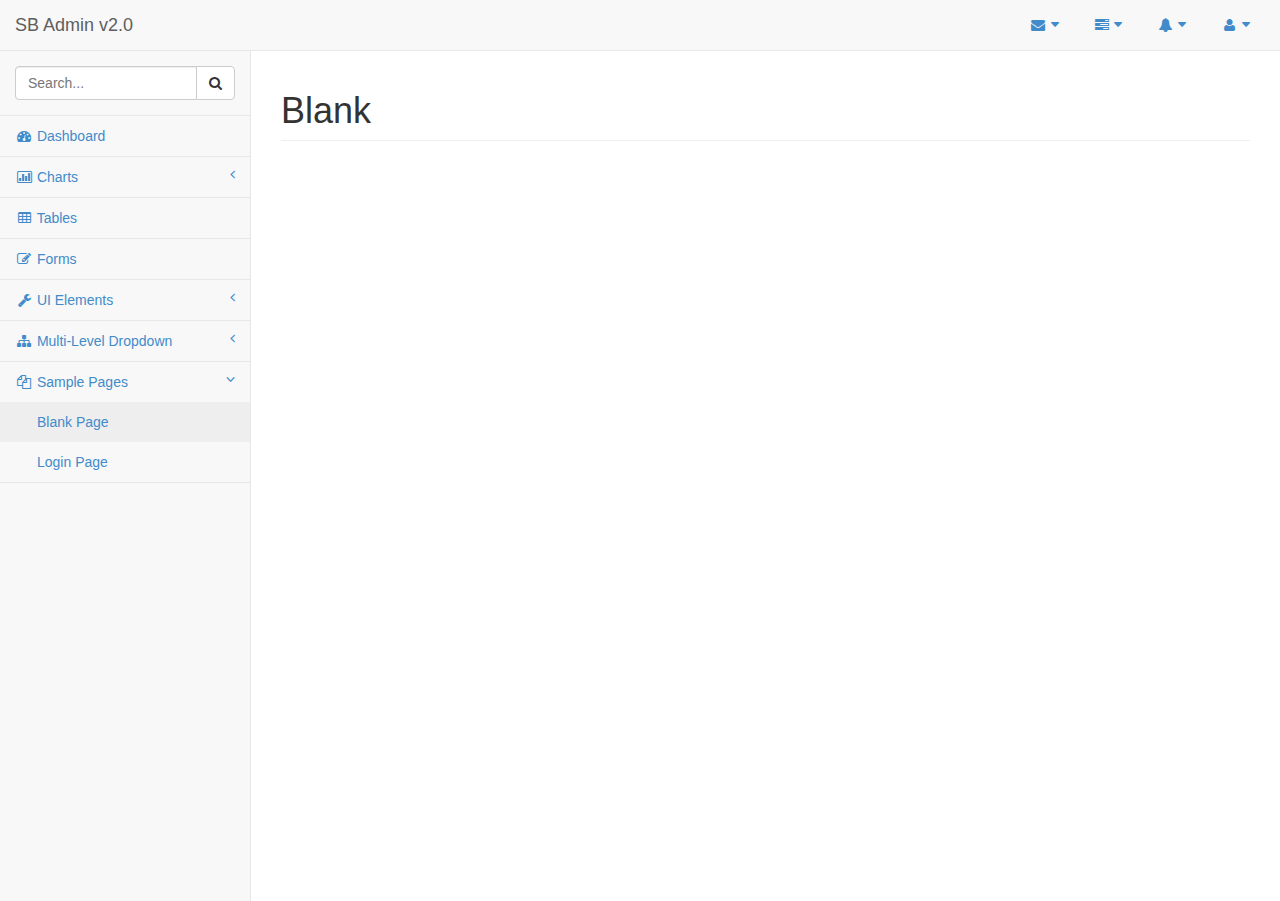
<file: NetcoolAutomationAdmin/web/blank.html>
<!DOCTYPE html>
<html lang="en">

<head>

    <meta charset="utf-8">
    <meta http-equiv="X-UA-Compatible" content="IE=edge">
    <meta name="viewport" content="width=device-width, initial-scale=1">
    <meta name="description" content="">
    <meta name="author" content="">

    <title>SB Admin 2 - Bootstrap Admin Theme</title>

    <!-- Bootstrap Core CSS -->
    <link href="css/bootstrap.min.css" rel="stylesheet">

    <!-- MetisMenu CSS -->
    <link href="css/plugins/metisMenu/metisMenu.min.css" rel="stylesheet">

    <!-- Custom CSS -->
    <link href="css/sb-admin-2.css" rel="stylesheet">

    <!-- Custom Fonts -->
    <link href="font-awesome-4.1.0/css/font-awesome.min.css" rel="stylesheet" type="text/css">

    <!-- HTML5 Shim and Respond.js IE8 support of HTML5 elements and media queries -->
    <!-- WARNING: Respond.js doesn't work if you view the page via file:// -->
    <!--[if lt IE 9]>
        <script src="https://oss.maxcdn.com/libs/html5shiv/3.7.0/html5shiv.js"></script>
        <script src="https://oss.maxcdn.com/libs/respond.js/1.4.2/respond.min.js"></script>
    <![endif]-->

</head>

<body>

    <div id="wrapper">

        <!-- Navigation -->
        <nav class="navbar navbar-default navbar-static-top" role="navigation" style="margin-bottom: 0">
            <div class="navbar-header">
                <button type="button" class="navbar-toggle" data-toggle="collapse" data-target=".navbar-collapse">
                    <span class="sr-only">Toggle navigation</span>
                    <span class="icon-bar"></span>
                    <span class="icon-bar"></span>
                    <span class="icon-bar"></span>
                </button>
                <a class="navbar-brand" href="index.html">SB Admin v2.0</a>
            </div>
            <!-- /.navbar-header -->

            <ul class="nav navbar-top-links navbar-right">
                <li class="dropdown">
                    <a class="dropdown-toggle" data-toggle="dropdown" href="#">
                        <i class="fa fa-envelope fa-fw"></i>  <i class="fa fa-caret-down"></i>
                    </a>
                    <ul class="dropdown-menu dropdown-messages">
                        <li>
                            <a href="#">
                                <div>
                                    <strong>John Smith</strong>
                                    <span class="pull-right text-muted">
                                        <em>Yesterday</em>
                                    </span>
                                </div>
                                <div>Lorem ipsum dolor sit amet, consectetur adipiscing elit. Pellentesque eleifend...</div>
                            </a>
                        </li>
                        <li class="divider"></li>
                        <li>
                            <a href="#">
                                <div>
                                    <strong>John Smith</strong>
                                    <span class="pull-right text-muted">
                                        <em>Yesterday</em>
                                    </span>
                                </div>
                                <div>Lorem ipsum dolor sit amet, consectetur adipiscing elit. Pellentesque eleifend...</div>
                            </a>
                        </li>
                        <li class="divider"></li>
                        <li>
                            <a href="#">
                                <div>
                                    <strong>John Smith</strong>
                                    <span class="pull-right text-muted">
                                        <em>Yesterday</em>
                                    </span>
                                </div>
                                <div>Lorem ipsum dolor sit amet, consectetur adipiscing elit. Pellentesque eleifend...</div>
                            </a>
                        </li>
                        <li class="divider"></li>
                        <li>
                            <a class="text-center" href="#">
                                <strong>Read All Messages</strong>
                                <i class="fa fa-angle-right"></i>
                            </a>
                        </li>
                    </ul>
                    <!-- /.dropdown-messages -->
                </li>
                <!-- /.dropdown -->
                <li class="dropdown">
                    <a class="dropdown-toggle" data-toggle="dropdown" href="#">
                        <i class="fa fa-tasks fa-fw"></i>  <i class="fa fa-caret-down"></i>
                    </a>
                    <ul class="dropdown-menu dropdown-tasks">
                        <li>
                            <a href="#">
                                <div>
                                    <p>
                                        <strong>Task 1</strong>
                                        <span class="pull-right text-muted">40% Complete</span>
                                    </p>
                                    <div class="progress progress-striped active">
                                        <div class="progress-bar progress-bar-success" role="progressbar" aria-valuenow="40" aria-valuemin="0" aria-valuemax="100" style="width: 40%">
                                            <span class="sr-only">40% Complete (success)</span>
                                        </div>
                                    </div>
                                </div>
                            </a>
                        </li>
                        <li class="divider"></li>
                        <li>
                            <a href="#">
                                <div>
                                    <p>
                                        <strong>Task 2</strong>
                                        <span class="pull-right text-muted">20% Complete</span>
                                    </p>
                                    <div class="progress progress-striped active">
                                        <div class="progress-bar progress-bar-info" role="progressbar" aria-valuenow="20" aria-valuemin="0" aria-valuemax="100" style="width: 20%">
                                            <span class="sr-only">20% Complete</span>
                                        </div>
                                    </div>
                                </div>
                            </a>
                        </li>
                        <li class="divider"></li>
                        <li>
                            <a href="#">
                                <div>
                                    <p>
                                        <strong>Task 3</strong>
                                        <span class="pull-right text-muted">60% Complete</span>
                                    </p>
                                    <div class="progress progress-striped active">
                                        <div class="progress-bar progress-bar-warning" role="progressbar" aria-valuenow="60" aria-valuemin="0" aria-valuemax="100" style="width: 60%">
                                            <span class="sr-only">60% Complete (warning)</span>
                                        </div>
                                    </div>
                                </div>
                            </a>
                        </li>
                        <li class="divider"></li>
                        <li>
                            <a href="#">
                                <div>
                                    <p>
                                        <strong>Task 4</strong>
                                        <span class="pull-right text-muted">80% Complete</span>
                                    </p>
                                    <div class="progress progress-striped active">
                                        <div class="progress-bar progress-bar-danger" role="progressbar" aria-valuenow="80" aria-valuemin="0" aria-valuemax="100" style="width: 80%">
                                            <span class="sr-only">80% Complete (danger)</span>
                                        </div>
                                    </div>
                                </div>
                            </a>
                        </li>
                        <li class="divider"></li>
                        <li>
                            <a class="text-center" href="#">
                                <strong>See All Tasks</strong>
                                <i class="fa fa-angle-right"></i>
                            </a>
                        </li>
                    </ul>
                    <!-- /.dropdown-tasks -->
                </li>
                <!-- /.dropdown -->
                <li class="dropdown">
                    <a class="dropdown-toggle" data-toggle="dropdown" href="#">
                        <i class="fa fa-bell fa-fw"></i>  <i class="fa fa-caret-down"></i>
                    </a>
                    <ul class="dropdown-menu dropdown-alerts">
                        <li>
                            <a href="#">
                                <div>
                                    <i class="fa fa-comment fa-fw"></i> New Comment
                                    <span class="pull-right text-muted small">4 minutes ago</span>
                                </div>
                            </a>
                        </li>
                        <li class="divider"></li>
                        <li>
                            <a href="#">
                                <div>
                                    <i class="fa fa-twitter fa-fw"></i> 3 New Followers
                                    <span class="pull-right text-muted small">12 minutes ago</span>
                                </div>
                            </a>
                        </li>
                        <li class="divider"></li>
                        <li>
                            <a href="#">
                                <div>
                                    <i class="fa fa-envelope fa-fw"></i> Message Sent
                                    <span class="pull-right text-muted small">4 minutes ago</span>
                                </div>
                            </a>
                        </li>
                        <li class="divider"></li>
                        <li>
                            <a href="#">
                                <div>
                                    <i class="fa fa-tasks fa-fw"></i> New Task
                                    <span class="pull-right text-muted small">4 minutes ago</span>
                                </div>
                            </a>
                        </li>
                        <li class="divider"></li>
                        <li>
                            <a href="#">
                                <div>
                                    <i class="fa fa-upload fa-fw"></i> Server Rebooted
                                    <span class="pull-right text-muted small">4 minutes ago</span>
                                </div>
                            </a>
                        </li>
                        <li class="divider"></li>
                        <li>
                            <a class="text-center" href="#">
                                <strong>See All Alerts</strong>
                                <i class="fa fa-angle-right"></i>
                            </a>
                        </li>
                    </ul>
                    <!-- /.dropdown-alerts -->
                </li>
                <!-- /.dropdown -->
                <li class="dropdown">
                    <a class="dropdown-toggle" data-toggle="dropdown" href="#">
                        <i class="fa fa-user fa-fw"></i>  <i class="fa fa-caret-down"></i>
                    </a>
                    <ul class="dropdown-menu dropdown-user">
                        <li><a href="#"><i class="fa fa-user fa-fw"></i> User Profile</a>
                        </li>
                        <li><a href="#"><i class="fa fa-gear fa-fw"></i> Settings</a>
                        </li>
                        <li class="divider"></li>
                        <li><a href="login.html"><i class="fa fa-sign-out fa-fw"></i> Logout</a>
                        </li>
                    </ul>
                    <!-- /.dropdown-user -->
                </li>
                <!-- /.dropdown -->
            </ul>
            <!-- /.navbar-top-links -->

            <div class="navbar-default sidebar" role="navigation">
                <div class="sidebar-nav navbar-collapse">
                    <ul class="nav" id="side-menu">
                        <li class="sidebar-search">
                            <div class="input-group custom-search-form">
                                <input type="text" class="form-control" placeholder="Search...">
                                <span class="input-group-btn">
                                <button class="btn btn-default" type="button">
                                    <i class="fa fa-search"></i>
                                </button>
                            </span>
                            </div>
                            <!-- /input-group -->
                        </li>
                        <li>
                            <a href="index.html"><i class="fa fa-dashboard fa-fw"></i> Dashboard</a>
                        </li>
                        <li>
                            <a href="#"><i class="fa fa-bar-chart-o fa-fw"></i> Charts<span class="fa arrow"></span></a>
                            <ul class="nav nav-second-level">
                                <li>
                                    <a href="flot.html">Flot Charts</a>
                                </li>
                                <li>
                                    <a href="morris.html">Morris.js Charts</a>
                                </li>
                            </ul>
                            <!-- /.nav-second-level -->
                        </li>
                        <li>
                            <a href="tables.html"><i class="fa fa-table fa-fw"></i> Tables</a>
                        </li>
                        <li>
                            <a href="forms.html"><i class="fa fa-edit fa-fw"></i> Forms</a>
                        </li>
                        <li>
                            <a href="#"><i class="fa fa-wrench fa-fw"></i> UI Elements<span class="fa arrow"></span></a>
                            <ul class="nav nav-second-level">
                                <li>
                                    <a href="panels-wells.html">Panels and Wells</a>
                                </li>
                                <li>
                                    <a href="buttons.html">Buttons</a>
                                </li>
                                <li>
                                    <a href="notifications.html">Notifications</a>
                                </li>
                                <li>
                                    <a href="typography.html">Typography</a>
                                </li>
                                <li>
                                    <a href="grid.html">Grid</a>
                                </li>
                            </ul>
                            <!-- /.nav-second-level -->
                        </li>
                        <li>
                            <a href="#"><i class="fa fa-sitemap fa-fw"></i> Multi-Level Dropdown<span class="fa arrow"></span></a>
                            <ul class="nav nav-second-level">
                                <li>
                                    <a href="#">Second Level Item</a>
                                </li>
                                <li>
                                    <a href="#">Second Level Item</a>
                                </li>
                                <li>
                                    <a href="#">Third Level <span class="fa arrow"></span></a>
                                    <ul class="nav nav-third-level">
                                        <li>
                                            <a href="#">Third Level Item</a>
                                        </li>
                                        <li>
                                            <a href="#">Third Level Item</a>
                                        </li>
                                        <li>
                                            <a href="#">Third Level Item</a>
                                        </li>
                                        <li>
                                            <a href="#">Third Level Item</a>
                                        </li>
                                    </ul>
                                    <!-- /.nav-third-level -->
                                </li>
                            </ul>
                            <!-- /.nav-second-level -->
                        </li>
                        <li class="active">
                            <a href="#"><i class="fa fa-files-o fa-fw"></i> Sample Pages<span class="fa arrow"></span></a>
                            <ul class="nav nav-second-level">
                                <li>
                                    <a class="active" href="blank.html">Blank Page</a>
                                </li>
                                <li>
                                    <a href="login.html">Login Page</a>
                                </li>
                            </ul>
                            <!-- /.nav-second-level -->
                        </li>
                    </ul>
                </div>
                <!-- /.sidebar-collapse -->
            </div>
            <!-- /.navbar-static-side -->
        </nav>

        <!-- Page Content -->
        <div id="page-wrapper">
            <div class="row">
                <div class="col-lg-12">
                    <h1 class="page-header">Blank</h1>
                </div>
                <!-- /.col-lg-12 -->
            </div>
            <!-- /.row -->
        </div>
        <!-- /#page-wrapper -->

    </div>
    <!-- /#wrapper -->

    <!-- jQuery Version 1.11.0 -->
    <script src="js/jquery-1.11.0.js"></script>

    <!-- Bootstrap Core JavaScript -->
    <script src="js/bootstrap.min.js"></script>

    <!-- Metis Menu Plugin JavaScript -->
    <script src="js/plugins/metisMenu/metisMenu.min.js"></script>

    <!-- Custom Theme JavaScript -->
    <script src="js/sb-admin-2.js"></script>

</body>

</html>
</file>
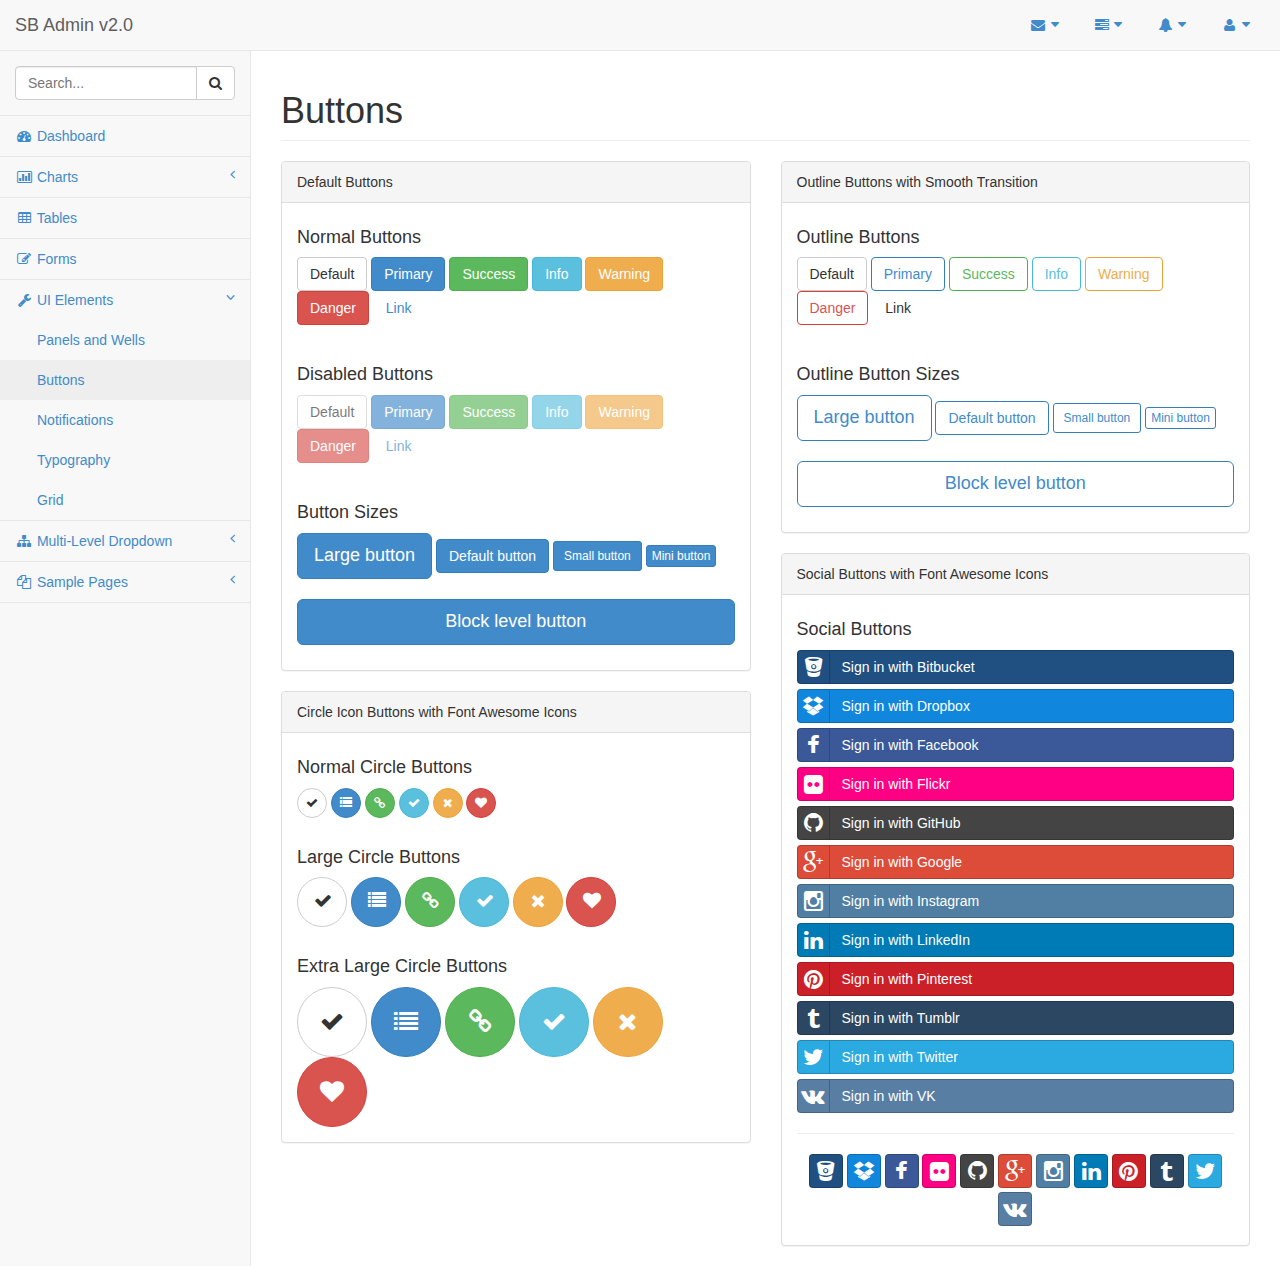
<file: NetcoolAutomationAdmin/web/buttons.html>
<!DOCTYPE html>
<html lang="en">

<head>

    <meta charset="utf-8">
    <meta http-equiv="X-UA-Compatible" content="IE=edge">
    <meta name="viewport" content="width=device-width, initial-scale=1">
    <meta name="description" content="">
    <meta name="author" content="">

    <title>SB Admin 2 - Bootstrap Admin Theme</title>

    <!-- Bootstrap Core CSS -->
    <link href="css/bootstrap.min.css" rel="stylesheet">

    <!-- MetisMenu CSS -->
    <link href="css/plugins/metisMenu/metisMenu.min.css" rel="stylesheet">

    <!-- Social Buttons CSS -->
    <link href="css/plugins/social-buttons.css" rel="stylesheet">

    <!-- Custom CSS -->
    <link href="css/sb-admin-2.css" rel="stylesheet">

    <!-- Custom Fonts -->
    <link href="font-awesome-4.1.0/css/font-awesome.min.css" rel="stylesheet" type="text/css">

    <!-- HTML5 Shim and Respond.js IE8 support of HTML5 elements and media queries -->
    <!-- WARNING: Respond.js doesn't work if you view the page via file:// -->
    <!--[if lt IE 9]>
        <script src="https://oss.maxcdn.com/libs/html5shiv/3.7.0/html5shiv.js"></script>
        <script src="https://oss.maxcdn.com/libs/respond.js/1.4.2/respond.min.js"></script>
    <![endif]-->

</head>

<body>

    <div id="wrapper">

        <!-- Navigation -->
        <nav class="navbar navbar-default navbar-static-top" role="navigation" style="margin-bottom: 0">
            <div class="navbar-header">
                <button type="button" class="navbar-toggle" data-toggle="collapse" data-target=".navbar-collapse">
                    <span class="sr-only">Toggle navigation</span>
                    <span class="icon-bar"></span>
                    <span class="icon-bar"></span>
                    <span class="icon-bar"></span>
                </button>
                <a class="navbar-brand" href="index.html">SB Admin v2.0</a>
            </div>
            <!-- /.navbar-header -->

            <ul class="nav navbar-top-links navbar-right">
                <li class="dropdown">
                    <a class="dropdown-toggle" data-toggle="dropdown" href="#">
                        <i class="fa fa-envelope fa-fw"></i>  <i class="fa fa-caret-down"></i>
                    </a>
                    <ul class="dropdown-menu dropdown-messages">
                        <li>
                            <a href="#">
                                <div>
                                    <strong>John Smith</strong>
                                    <span class="pull-right text-muted">
                                        <em>Yesterday</em>
                                    </span>
                                </div>
                                <div>Lorem ipsum dolor sit amet, consectetur adipiscing elit. Pellentesque eleifend...</div>
                            </a>
                        </li>
                        <li class="divider"></li>
                        <li>
                            <a href="#">
                                <div>
                                    <strong>John Smith</strong>
                                    <span class="pull-right text-muted">
                                        <em>Yesterday</em>
                                    </span>
                                </div>
                                <div>Lorem ipsum dolor sit amet, consectetur adipiscing elit. Pellentesque eleifend...</div>
                            </a>
                        </li>
                        <li class="divider"></li>
                        <li>
                            <a href="#">
                                <div>
                                    <strong>John Smith</strong>
                                    <span class="pull-right text-muted">
                                        <em>Yesterday</em>
                                    </span>
                                </div>
                                <div>Lorem ipsum dolor sit amet, consectetur adipiscing elit. Pellentesque eleifend...</div>
                            </a>
                        </li>
                        <li class="divider"></li>
                        <li>
                            <a class="text-center" href="#">
                                <strong>Read All Messages</strong>
                                <i class="fa fa-angle-right"></i>
                            </a>
                        </li>
                    </ul>
                    <!-- /.dropdown-messages -->
                </li>
                <!-- /.dropdown -->
                <li class="dropdown">
                    <a class="dropdown-toggle" data-toggle="dropdown" href="#">
                        <i class="fa fa-tasks fa-fw"></i>  <i class="fa fa-caret-down"></i>
                    </a>
                    <ul class="dropdown-menu dropdown-tasks">
                        <li>
                            <a href="#">
                                <div>
                                    <p>
                                        <strong>Task 1</strong>
                                        <span class="pull-right text-muted">40% Complete</span>
                                    </p>
                                    <div class="progress progress-striped active">
                                        <div class="progress-bar progress-bar-success" role="progressbar" aria-valuenow="40" aria-valuemin="0" aria-valuemax="100" style="width: 40%">
                                            <span class="sr-only">40% Complete (success)</span>
                                        </div>
                                    </div>
                                </div>
                            </a>
                        </li>
                        <li class="divider"></li>
                        <li>
                            <a href="#">
                                <div>
                                    <p>
                                        <strong>Task 2</strong>
                                        <span class="pull-right text-muted">20% Complete</span>
                                    </p>
                                    <div class="progress progress-striped active">
                                        <div class="progress-bar progress-bar-info" role="progressbar" aria-valuenow="20" aria-valuemin="0" aria-valuemax="100" style="width: 20%">
                                            <span class="sr-only">20% Complete</span>
                                        </div>
                                    </div>
                                </div>
                            </a>
                        </li>
                        <li class="divider"></li>
                        <li>
                            <a href="#">
                                <div>
                                    <p>
                                        <strong>Task 3</strong>
                                        <span class="pull-right text-muted">60% Complete</span>
                                    </p>
                                    <div class="progress progress-striped active">
                                        <div class="progress-bar progress-bar-warning" role="progressbar" aria-valuenow="60" aria-valuemin="0" aria-valuemax="100" style="width: 60%">
                                            <span class="sr-only">60% Complete (warning)</span>
                                        </div>
                                    </div>
                                </div>
                            </a>
                        </li>
                        <li class="divider"></li>
                        <li>
                            <a href="#">
                                <div>
                                    <p>
                                        <strong>Task 4</strong>
                                        <span class="pull-right text-muted">80% Complete</span>
                                    </p>
                                    <div class="progress progress-striped active">
                                        <div class="progress-bar progress-bar-danger" role="progressbar" aria-valuenow="80" aria-valuemin="0" aria-valuemax="100" style="width: 80%">
                                            <span class="sr-only">80% Complete (danger)</span>
                                        </div>
                                    </div>
                                </div>
                            </a>
                        </li>
                        <li class="divider"></li>
                        <li>
                            <a class="text-center" href="#">
                                <strong>See All Tasks</strong>
                                <i class="fa fa-angle-right"></i>
                            </a>
                        </li>
                    </ul>
                    <!-- /.dropdown-tasks -->
                </li>
                <!-- /.dropdown -->
                <li class="dropdown">
                    <a class="dropdown-toggle" data-toggle="dropdown" href="#">
                        <i class="fa fa-bell fa-fw"></i>  <i class="fa fa-caret-down"></i>
                    </a>
                    <ul class="dropdown-menu dropdown-alerts">
                        <li>
                            <a href="#">
                                <div>
                                    <i class="fa fa-comment fa-fw"></i> New Comment
                                    <span class="pull-right text-muted small">4 minutes ago</span>
                                </div>
                            </a>
                        </li>
                        <li class="divider"></li>
                        <li>
                            <a href="#">
                                <div>
                                    <i class="fa fa-twitter fa-fw"></i> 3 New Followers
                                    <span class="pull-right text-muted small">12 minutes ago</span>
                                </div>
                            </a>
                        </li>
                        <li class="divider"></li>
                        <li>
                            <a href="#">
                                <div>
                                    <i class="fa fa-envelope fa-fw"></i> Message Sent
                                    <span class="pull-right text-muted small">4 minutes ago</span>
                                </div>
                            </a>
                        </li>
                        <li class="divider"></li>
                        <li>
                            <a href="#">
                                <div>
                                    <i class="fa fa-tasks fa-fw"></i> New Task
                                    <span class="pull-right text-muted small">4 minutes ago</span>
                                </div>
                            </a>
                        </li>
                        <li class="divider"></li>
                        <li>
                            <a href="#">
                                <div>
                                    <i class="fa fa-upload fa-fw"></i> Server Rebooted
                                    <span class="pull-right text-muted small">4 minutes ago</span>
                                </div>
                            </a>
                        </li>
                        <li class="divider"></li>
                        <li>
                            <a class="text-center" href="#">
                                <strong>See All Alerts</strong>
                                <i class="fa fa-angle-right"></i>
                            </a>
                        </li>
                    </ul>
                    <!-- /.dropdown-alerts -->
                </li>
                <!-- /.dropdown -->
                <li class="dropdown">
                    <a class="dropdown-toggle" data-toggle="dropdown" href="#">
                        <i class="fa fa-user fa-fw"></i>  <i class="fa fa-caret-down"></i>
                    </a>
                    <ul class="dropdown-menu dropdown-user">
                        <li><a href="#"><i class="fa fa-user fa-fw"></i> User Profile</a>
                        </li>
                        <li><a href="#"><i class="fa fa-gear fa-fw"></i> Settings</a>
                        </li>
                        <li class="divider"></li>
                        <li><a href="login.html"><i class="fa fa-sign-out fa-fw"></i> Logout</a>
                        </li>
                    </ul>
                    <!-- /.dropdown-user -->
                </li>
                <!-- /.dropdown -->
            </ul>
            <!-- /.navbar-top-links -->

            <div class="navbar-default sidebar" role="navigation">
                <div class="sidebar-nav navbar-collapse">
                    <ul class="nav" id="side-menu">
                        <li class="sidebar-search">
                            <div class="input-group custom-search-form">
                                <input type="text" class="form-control" placeholder="Search...">
                                <span class="input-group-btn">
                                <button class="btn btn-default" type="button">
                                    <i class="fa fa-search"></i>
                                </button>
                            </span>
                            </div>
                            <!-- /input-group -->
                        </li>
                        <li>
                            <a href="index.html"><i class="fa fa-dashboard fa-fw"></i> Dashboard</a>
                        </li>
                        <li>
                            <a href="#"><i class="fa fa-bar-chart-o fa-fw"></i> Charts<span class="fa arrow"></span></a>
                            <ul class="nav nav-second-level">
                                <li>
                                    <a href="flot.html">Flot Charts</a>
                                </li>
                                <li>
                                    <a href="morris.html">Morris.js Charts</a>
                                </li>
                            </ul>
                            <!-- /.nav-second-level -->
                        </li>
                        <li>
                            <a href="tables.html"><i class="fa fa-table fa-fw"></i> Tables</a>
                        </li>
                        <li>
                            <a href="forms.html"><i class="fa fa-edit fa-fw"></i> Forms</a>
                        </li>
                        <li class="active">
                            <a href="#"><i class="fa fa-wrench fa-fw"></i> UI Elements<span class="fa arrow"></span></a>
                            <ul class="nav nav-second-level">
                                <li>
                                    <a href="panels-wells.html">Panels and Wells</a>
                                </li>
                                <li>
                                    <a class="active" href="buttons.html">Buttons</a>
                                </li>
                                <li>
                                    <a href="notifications.html">Notifications</a>
                                </li>
                                <li>
                                    <a href="typography.html">Typography</a>
                                </li>
                                <li>
                                    <a href="grid.html">Grid</a>
                                </li>
                            </ul>
                            <!-- /.nav-second-level -->
                        </li>
                        <li>
                            <a href="#"><i class="fa fa-sitemap fa-fw"></i> Multi-Level Dropdown<span class="fa arrow"></span></a>
                            <ul class="nav nav-second-level">
                                <li>
                                    <a href="#">Second Level Item</a>
                                </li>
                                <li>
                                    <a href="#">Second Level Item</a>
                                </li>
                                <li>
                                    <a href="#">Third Level <span class="fa arrow"></span></a>
                                    <ul class="nav nav-third-level">
                                        <li>
                                            <a href="#">Third Level Item</a>
                                        </li>
                                        <li>
                                            <a href="#">Third Level Item</a>
                                        </li>
                                        <li>
                                            <a href="#">Third Level Item</a>
                                        </li>
                                        <li>
                                            <a href="#">Third Level Item</a>
                                        </li>
                                    </ul>
                                    <!-- /.nav-third-level -->
                                </li>
                            </ul>
                            <!-- /.nav-second-level -->
                        </li>
                        <li>
                            <a href="#"><i class="fa fa-files-o fa-fw"></i> Sample Pages<span class="fa arrow"></span></a>
                            <ul class="nav nav-second-level">
                                <li>
                                    <a href="blank.html">Blank Page</a>
                                </li>
                                <li>
                                    <a href="login.html">Login Page</a>
                                </li>
                            </ul>
                            <!-- /.nav-second-level -->
                        </li>
                    </ul>
                </div>
                <!-- /.sidebar-collapse -->
            </div>
            <!-- /.navbar-static-side -->
        </nav>

        <!-- Page Content -->
        <div id="page-wrapper">
            <div class="row">
                <div class="col-lg-12">
                    <h1 class="page-header">Buttons</h1>
                </div>
                <!-- /.col-lg-12 -->
            </div>
            <!-- /.row -->
            <div class="row">
                <div class="col-lg-6">
                    <div class="panel panel-default">
                        <div class="panel-heading">
                            Default Buttons
                        </div>
                        <!-- /.panel-heading -->
                        <div class="panel-body">
                            <h4>Normal Buttons</h4>
                            <p>
                                <button type="button" class="btn btn-default">Default</button>
                                <button type="button" class="btn btn-primary">Primary</button>
                                <button type="button" class="btn btn-success">Success</button>
                                <button type="button" class="btn btn-info">Info</button>
                                <button type="button" class="btn btn-warning">Warning</button>
                                <button type="button" class="btn btn-danger">Danger</button>
                                <button type="button" class="btn btn-link">Link</button>
                            </p>
                            <br>
                            <h4>Disabled Buttons</h4>
                            <p>
                                <button type="button" class="btn btn-default disabled">Default</button>
                                <button type="button" class="btn btn-primary disabled">Primary</button>
                                <button type="button" class="btn btn-success disabled">Success</button>
                                <button type="button" class="btn btn-info disabled">Info</button>
                                <button type="button" class="btn btn-warning disabled">Warning</button>
                                <button type="button" class="btn btn-danger disabled">Danger</button>
                                <button type="button" class="btn btn-link disabled">Link</button>
                            </p>
                            <br>
                            <h4>Button Sizes</h4>
                            <p>
                                <button type="button" class="btn btn-primary btn-lg">Large button</button>
                                <button type="button" class="btn btn-primary">Default button</button>
                                <button type="button" class="btn btn-primary btn-sm">Small button</button>
                                <button type="button" class="btn btn-primary btn-xs">Mini button</button>
                                <br>
                                <br>
                                <button type="button" class="btn btn-primary btn-lg btn-block">Block level button</button>
                            </p>
                        </div>
                        <!-- /.panel-body -->
                    </div>
                    <!-- /.panel -->
                    <div class="panel panel-default">
                        <div class="panel-heading">
                            Circle Icon Buttons with Font Awesome Icons
                        </div>
                        <!-- /.panel-heading -->
                        <div class="panel-body">
                            <h4>Normal Circle Buttons</h4>
                            <button type="button" class="btn btn-default btn-circle"><i class="fa fa-check"></i>
                            </button>
                            <button type="button" class="btn btn-primary btn-circle"><i class="fa fa-list"></i>
                            </button>
                            <button type="button" class="btn btn-success btn-circle"><i class="fa fa-link"></i>
                            </button>
                            <button type="button" class="btn btn-info btn-circle"><i class="fa fa-check"></i>
                            </button>
                            <button type="button" class="btn btn-warning btn-circle"><i class="fa fa-times"></i>
                            </button>
                            <button type="button" class="btn btn-danger btn-circle"><i class="fa fa-heart"></i>
                            </button>
                            <br>
                            <br>
                            <h4>Large Circle Buttons</h4>
                            <button type="button" class="btn btn-default btn-circle btn-lg"><i class="fa fa-check"></i>
                            </button>
                            <button type="button" class="btn btn-primary btn-circle btn-lg"><i class="fa fa-list"></i>
                            </button>
                            <button type="button" class="btn btn-success btn-circle btn-lg"><i class="fa fa-link"></i>
                            </button>
                            <button type="button" class="btn btn-info btn-circle btn-lg"><i class="fa fa-check"></i>
                            </button>
                            <button type="button" class="btn btn-warning btn-circle btn-lg"><i class="fa fa-times"></i>
                            </button>
                            <button type="button" class="btn btn-danger btn-circle btn-lg"><i class="fa fa-heart"></i>
                            </button>
                            <br>
                            <br>
                            <h4>Extra Large Circle Buttons</h4>
                            <button type="button" class="btn btn-default btn-circle btn-xl"><i class="fa fa-check"></i>
                            </button>
                            <button type="button" class="btn btn-primary btn-circle btn-xl"><i class="fa fa-list"></i>
                            </button>
                            <button type="button" class="btn btn-success btn-circle btn-xl"><i class="fa fa-link"></i>
                            </button>
                            <button type="button" class="btn btn-info btn-circle btn-xl"><i class="fa fa-check"></i>
                            </button>
                            <button type="button" class="btn btn-warning btn-circle btn-xl"><i class="fa fa-times"></i>
                            </button>
                            <button type="button" class="btn btn-danger btn-circle btn-xl"><i class="fa fa-heart"></i>
                            </button>
                        </div>
                        <!-- /.panel-body -->
                    </div>
                    <!-- /.panel -->
                </div>
                <!-- /.col-lg-6 -->
                <div class="col-lg-6">
                    <div class="panel panel-default">
                        <div class="panel-heading">
                            Outline Buttons with Smooth Transition
                        </div>
                        <!-- /.panel-heading -->
                        <div class="panel-body">
                            <h4>Outline Buttons</h4>
                            <p>
                                <button type="button" class="btn btn-outline btn-default">Default</button>
                                <button type="button" class="btn btn-outline btn-primary">Primary</button>
                                <button type="button" class="btn btn-outline btn-success">Success</button>
                                <button type="button" class="btn btn-outline btn-info">Info</button>
                                <button type="button" class="btn btn-outline btn-warning">Warning</button>
                                <button type="button" class="btn btn-outline btn-danger">Danger</button>
                                <button type="button" class="btn btn-outline btn-link">Link</button>
                            </p>
                            <br>
                            <h4>Outline Button Sizes</h4>
                            <p>
                                <button type="button" class="btn btn-outline btn-primary btn-lg">Large button</button>
                                <button type="button" class="btn btn-outline btn-primary">Default button</button>
                                <button type="button" class="btn btn-outline btn-primary btn-sm">Small button</button>
                                <button type="button" class="btn btn-outline btn-primary btn-xs">Mini button</button>
                                <br>
                                <br>
                                <button type="button" class="btn btn-outline btn-primary btn-lg btn-block">Block level button</button>
                            </p>
                        </div>
                        <!-- /.panel-body -->
                    </div>
                    <!-- /.panel -->
                    <div class="panel panel-default">
                        <div class="panel-heading">
                            Social Buttons with Font Awesome Icons
                        </div>
                        <!-- /.panel-heading -->
                        <div class="panel-body">
                            <h4>Social Buttons</h4>
                            <a class="btn btn-block btn-social btn-bitbucket">
                                <i class="fa fa-bitbucket"></i> Sign in with Bitbucket
                            </a>
                            <a class="btn btn-block btn-social btn-dropbox">
                                <i class="fa fa-dropbox"></i> Sign in with Dropbox
                            </a>
                            <a class="btn btn-block btn-social btn-facebook">
                                <i class="fa fa-facebook"></i> Sign in with Facebook
                            </a>
                            <a class="btn btn-block btn-social btn-flickr">
                                <i class="fa fa-flickr"></i> Sign in with Flickr
                            </a>
                            <a class="btn btn-block btn-social btn-github">
                                <i class="fa fa-github"></i> Sign in with GitHub
                            </a>
                            <a class="btn btn-block btn-social btn-google-plus">
                                <i class="fa fa-google-plus"></i> Sign in with Google
                            </a>
                            <a class="btn btn-block btn-social btn-instagram">
                                <i class="fa fa-instagram"></i> Sign in with Instagram
                            </a>
                            <a class="btn btn-block btn-social btn-linkedin">
                                <i class="fa fa-linkedin"></i> Sign in with LinkedIn
                            </a>
                            <a class="btn btn-block btn-social btn-pinterest">
                                <i class="fa fa-pinterest"></i> Sign in with Pinterest
                            </a>
                            <a class="btn btn-block btn-social btn-tumblr">
                                <i class="fa fa-tumblr"></i> Sign in with Tumblr
                            </a>
                            <a class="btn btn-block btn-social btn-twitter">
                                <i class="fa fa-twitter"></i> Sign in with Twitter
                            </a>
                            <a class="btn btn-block btn-social btn-vk">
                                <i class="fa fa-vk"></i> Sign in with VK
                            </a>

                            <hr>

                            <div class="text-center">
                                <a class="btn btn-social-icon btn-bitbucket"><i class="fa fa-bitbucket"></i></a>
                                <a class="btn btn-social-icon btn-dropbox"><i class="fa fa-dropbox"></i></a>
                                <a class="btn btn-social-icon btn-facebook"><i class="fa fa-facebook"></i></a>
                                <a class="btn btn-social-icon btn-flickr"><i class="fa fa-flickr"></i></a>
                                <a class="btn btn-social-icon btn-github"><i class="fa fa-github"></i></a>
                                <a class="btn btn-social-icon btn-google-plus"><i class="fa fa-google-plus"></i></a>
                                <a class="btn btn-social-icon btn-instagram"><i class="fa fa-instagram"></i></a>
                                <a class="btn btn-social-icon btn-linkedin"><i class="fa fa-linkedin"></i></a>
                                <a class="btn btn-social-icon btn-pinterest"><i class="fa fa-pinterest"></i></a>
                                <a class="btn btn-social-icon btn-tumblr"><i class="fa fa-tumblr"></i></a>
                                <a class="btn btn-social-icon btn-twitter"><i class="fa fa-twitter"></i></a>
                                <a class="btn btn-social-icon btn-vk"><i class="fa fa-vk"></i></a>
                            </div>
                        </div>
                        <!-- /.panel-body -->
                    </div>
                    <!-- /.panel -->
                </div>
                <!-- /.col-lg-6 -->
            </div>
            <!-- /.row -->
        </div>
        <!-- /#page-wrapper -->

    </div>
    <!-- /#wrapper -->

    <!-- jQuery Version 1.11.0 -->
    <script src="js/jquery-1.11.0.js"></script>

    <!-- Bootstrap Core JavaScript -->
    <script src="js/bootstrap.min.js"></script>

    <!-- Metis Menu Plugin JavaScript -->
    <script src="js/plugins/metisMenu/metisMenu.min.js"></script>

    <!-- Custom Theme JavaScript -->
    <script src="js/sb-admin-2.js"></script>

</body>

</html>
</file>
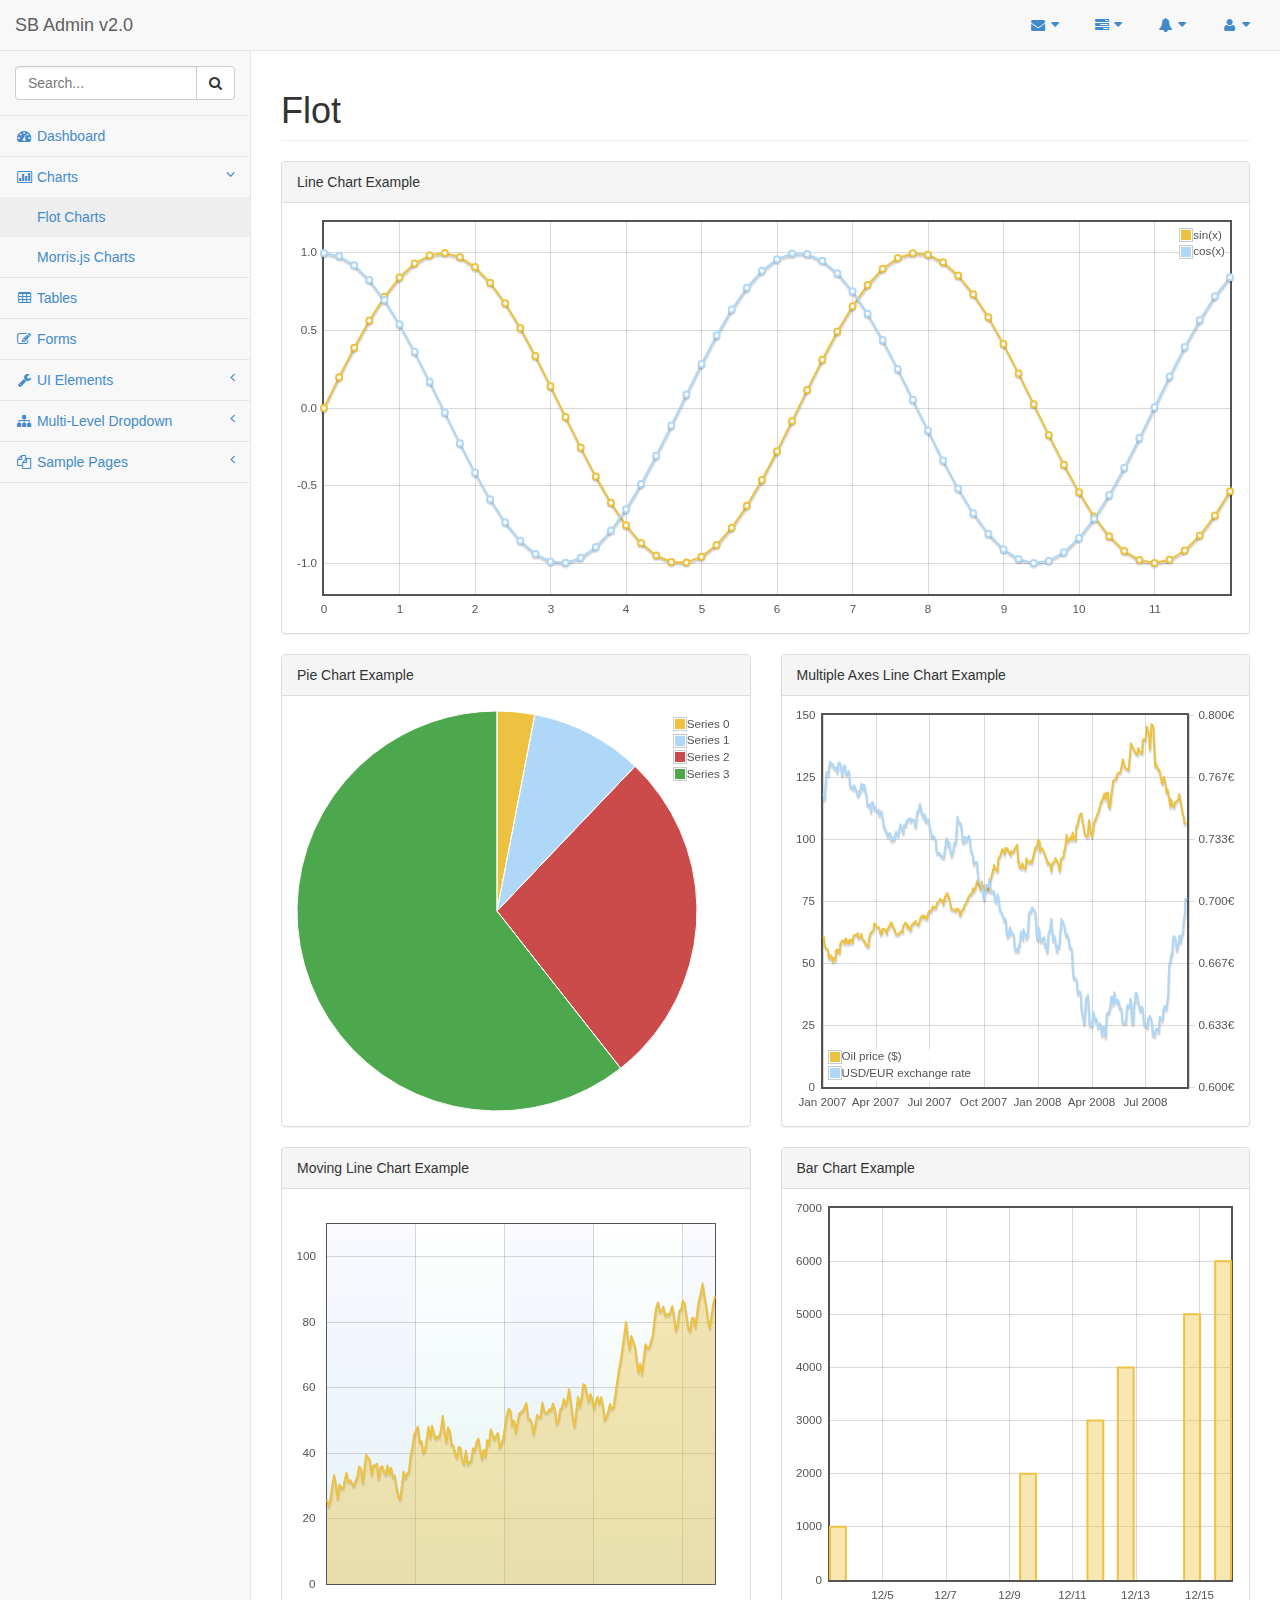
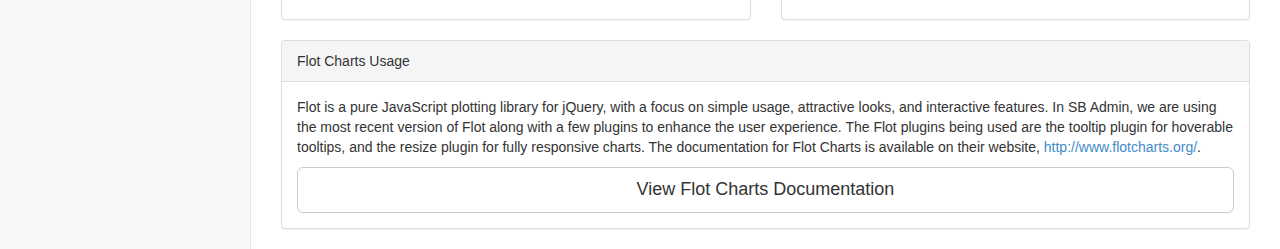
<file: NetcoolAutomationAdmin/web/flot.html>
<!DOCTYPE html>
<html lang="en">

<head>

    <meta charset="utf-8">
    <meta http-equiv="X-UA-Compatible" content="IE=edge">
    <meta name="viewport" content="width=device-width, initial-scale=1">
    <meta name="description" content="">
    <meta name="author" content="">

    <title>SB Admin 2 - Bootstrap Admin Theme</title>

    <!-- Bootstrap Core CSS -->
    <link href="css/bootstrap.min.css" rel="stylesheet">

    <!-- MetisMenu CSS -->
    <link href="css/plugins/metisMenu/metisMenu.min.css" rel="stylesheet">

    <!-- Timeline CSS -->
    <link href="css/plugins/timeline.css" rel="stylesheet">

    <!-- Custom CSS -->
    <link href="css/sb-admin-2.css" rel="stylesheet">

    <!-- Morris Charts CSS -->
    <link href="css/plugins/morris.css" rel="stylesheet">

    <!-- Custom Fonts -->
    <link href="font-awesome-4.1.0/css/font-awesome.min.css" rel="stylesheet" type="text/css">

    <!-- HTML5 Shim and Respond.js IE8 support of HTML5 elements and media queries -->
    <!-- WARNING: Respond.js doesn't work if you view the page via file:// -->
    <!--[if lt IE 9]>
        <script src="https://oss.maxcdn.com/libs/html5shiv/3.7.0/html5shiv.js"></script>
        <script src="https://oss.maxcdn.com/libs/respond.js/1.4.2/respond.min.js"></script>
    <![endif]-->

</head>

<body>

    <div id="wrapper">

        <!-- Navigation -->
        <nav class="navbar navbar-default navbar-static-top" role="navigation" style="margin-bottom: 0">
            <div class="navbar-header">
                <button type="button" class="navbar-toggle" data-toggle="collapse" data-target=".navbar-collapse">
                    <span class="sr-only">Toggle navigation</span>
                    <span class="icon-bar"></span>
                    <span class="icon-bar"></span>
                    <span class="icon-bar"></span>
                </button>
                <a class="navbar-brand" href="index.html">SB Admin v2.0</a>
            </div>
            <!-- /.navbar-header -->

            <ul class="nav navbar-top-links navbar-right">
                <li class="dropdown">
                    <a class="dropdown-toggle" data-toggle="dropdown" href="#">
                        <i class="fa fa-envelope fa-fw"></i>  <i class="fa fa-caret-down"></i>
                    </a>
                    <ul class="dropdown-menu dropdown-messages">
                        <li>
                            <a href="#">
                                <div>
                                    <strong>John Smith</strong>
                                    <span class="pull-right text-muted">
                                        <em>Yesterday</em>
                                    </span>
                                </div>
                                <div>Lorem ipsum dolor sit amet, consectetur adipiscing elit. Pellentesque eleifend...</div>
                            </a>
                        </li>
                        <li class="divider"></li>
                        <li>
                            <a href="#">
                                <div>
                                    <strong>John Smith</strong>
                                    <span class="pull-right text-muted">
                                        <em>Yesterday</em>
                                    </span>
                                </div>
                                <div>Lorem ipsum dolor sit amet, consectetur adipiscing elit. Pellentesque eleifend...</div>
                            </a>
                        </li>
                        <li class="divider"></li>
                        <li>
                            <a href="#">
                                <div>
                                    <strong>John Smith</strong>
                                    <span class="pull-right text-muted">
                                        <em>Yesterday</em>
                                    </span>
                                </div>
                                <div>Lorem ipsum dolor sit amet, consectetur adipiscing elit. Pellentesque eleifend...</div>
                            </a>
                        </li>
                        <li class="divider"></li>
                        <li>
                            <a class="text-center" href="#">
                                <strong>Read All Messages</strong>
                                <i class="fa fa-angle-right"></i>
                            </a>
                        </li>
                    </ul>
                    <!-- /.dropdown-messages -->
                </li>
                <!-- /.dropdown -->
                <li class="dropdown">
                    <a class="dropdown-toggle" data-toggle="dropdown" href="#">
                        <i class="fa fa-tasks fa-fw"></i>  <i class="fa fa-caret-down"></i>
                    </a>
                    <ul class="dropdown-menu dropdown-tasks">
                        <li>
                            <a href="#">
                                <div>
                                    <p>
                                        <strong>Task 1</strong>
                                        <span class="pull-right text-muted">40% Complete</span>
                                    </p>
                                    <div class="progress progress-striped active">
                                        <div class="progress-bar progress-bar-success" role="progressbar" aria-valuenow="40" aria-valuemin="0" aria-valuemax="100" style="width: 40%">
                                            <span class="sr-only">40% Complete (success)</span>
                                        </div>
                                    </div>
                                </div>
                            </a>
                        </li>
                        <li class="divider"></li>
                        <li>
                            <a href="#">
                                <div>
                                    <p>
                                        <strong>Task 2</strong>
                                        <span class="pull-right text-muted">20% Complete</span>
                                    </p>
                                    <div class="progress progress-striped active">
                                        <div class="progress-bar progress-bar-info" role="progressbar" aria-valuenow="20" aria-valuemin="0" aria-valuemax="100" style="width: 20%">
                                            <span class="sr-only">20% Complete</span>
                                        </div>
                                    </div>
                                </div>
                            </a>
                        </li>
                        <li class="divider"></li>
                        <li>
                            <a href="#">
                                <div>
                                    <p>
                                        <strong>Task 3</strong>
                                        <span class="pull-right text-muted">60% Complete</span>
                                    </p>
                                    <div class="progress progress-striped active">
                                        <div class="progress-bar progress-bar-warning" role="progressbar" aria-valuenow="60" aria-valuemin="0" aria-valuemax="100" style="width: 60%">
                                            <span class="sr-only">60% Complete (warning)</span>
                                        </div>
                                    </div>
                                </div>
                            </a>
                        </li>
                        <li class="divider"></li>
                        <li>
                            <a href="#">
                                <div>
                                    <p>
                                        <strong>Task 4</strong>
                                        <span class="pull-right text-muted">80% Complete</span>
                                    </p>
                                    <div class="progress progress-striped active">
                                        <div class="progress-bar progress-bar-danger" role="progressbar" aria-valuenow="80" aria-valuemin="0" aria-valuemax="100" style="width: 80%">
                                            <span class="sr-only">80% Complete (danger)</span>
                                        </div>
                                    </div>
                                </div>
                            </a>
                        </li>
                        <li class="divider"></li>
                        <li>
                            <a class="text-center" href="#">
                                <strong>See All Tasks</strong>
                                <i class="fa fa-angle-right"></i>
                            </a>
                        </li>
                    </ul>
                    <!-- /.dropdown-tasks -->
                </li>
                <!-- /.dropdown -->
                <li class="dropdown">
                    <a class="dropdown-toggle" data-toggle="dropdown" href="#">
                        <i class="fa fa-bell fa-fw"></i>  <i class="fa fa-caret-down"></i>
                    </a>
                    <ul class="dropdown-menu dropdown-alerts">
                        <li>
                            <a href="#">
                                <div>
                                    <i class="fa fa-comment fa-fw"></i> New Comment
                                    <span class="pull-right text-muted small">4 minutes ago</span>
                                </div>
                            </a>
                        </li>
                        <li class="divider"></li>
                        <li>
                            <a href="#">
                                <div>
                                    <i class="fa fa-twitter fa-fw"></i> 3 New Followers
                                    <span class="pull-right text-muted small">12 minutes ago</span>
                                </div>
                            </a>
                        </li>
                        <li class="divider"></li>
                        <li>
                            <a href="#">
                                <div>
                                    <i class="fa fa-envelope fa-fw"></i> Message Sent
                                    <span class="pull-right text-muted small">4 minutes ago</span>
                                </div>
                            </a>
                        </li>
                        <li class="divider"></li>
                        <li>
                            <a href="#">
                                <div>
                                    <i class="fa fa-tasks fa-fw"></i> New Task
                                    <span class="pull-right text-muted small">4 minutes ago</span>
                                </div>
                            </a>
                        </li>
                        <li class="divider"></li>
                        <li>
                            <a href="#">
                                <div>
                                    <i class="fa fa-upload fa-fw"></i> Server Rebooted
                                    <span class="pull-right text-muted small">4 minutes ago</span>
                                </div>
                            </a>
                        </li>
                        <li class="divider"></li>
                        <li>
                            <a class="text-center" href="#">
                                <strong>See All Alerts</strong>
                                <i class="fa fa-angle-right"></i>
                            </a>
                        </li>
                    </ul>
                    <!-- /.dropdown-alerts -->
                </li>
                <!-- /.dropdown -->
                <li class="dropdown">
                    <a class="dropdown-toggle" data-toggle="dropdown" href="#">
                        <i class="fa fa-user fa-fw"></i>  <i class="fa fa-caret-down"></i>
                    </a>
                    <ul class="dropdown-menu dropdown-user">
                        <li><a href="#"><i class="fa fa-user fa-fw"></i> User Profile</a>
                        </li>
                        <li><a href="#"><i class="fa fa-gear fa-fw"></i> Settings</a>
                        </li>
                        <li class="divider"></li>
                        <li><a href="login.html"><i class="fa fa-sign-out fa-fw"></i> Logout</a>
                        </li>
                    </ul>
                    <!-- /.dropdown-user -->
                </li>
                <!-- /.dropdown -->
            </ul>
            <!-- /.navbar-top-links -->

            <div class="navbar-default sidebar" role="navigation">
                <div class="sidebar-nav navbar-collapse">
                    <ul class="nav" id="side-menu">
                        <li class="sidebar-search">
                            <div class="input-group custom-search-form">
                                <input type="text" class="form-control" placeholder="Search...">
                                <span class="input-group-btn">
                                <button class="btn btn-default" type="button">
                                    <i class="fa fa-search"></i>
                                </button>
                            </span>
                            </div>
                            <!-- /input-group -->
                        </li>
                        <li>
                            <a href="index.html"><i class="fa fa-dashboard fa-fw"></i> Dashboard</a>
                        </li>
                        <li class="active">
                            <a href="#"><i class="fa fa-bar-chart-o fa-fw"></i> Charts<span class="fa arrow"></span></a>
                            <ul class="nav nav-second-level">
                                <li>
                                    <a class="active" href="flot.html">Flot Charts</a>
                                </li>
                                <li>
                                    <a href="morris.html">Morris.js Charts</a>
                                </li>
                            </ul>
                            <!-- /.nav-second-level -->
                        </li>
                        <li>
                            <a href="tables.html"><i class="fa fa-table fa-fw"></i> Tables</a>
                        </li>
                        <li>
                            <a href="forms.html"><i class="fa fa-edit fa-fw"></i> Forms</a>
                        </li>
                        <li>
                            <a href="#"><i class="fa fa-wrench fa-fw"></i> UI Elements<span class="fa arrow"></span></a>
                            <ul class="nav nav-second-level">
                                <li>
                                    <a href="panels-wells.html">Panels and Wells</a>
                                </li>
                                <li>
                                    <a href="buttons.html">Buttons</a>
                                </li>
                                <li>
                                    <a href="notifications.html">Notifications</a>
                                </li>
                                <li>
                                    <a href="typography.html">Typography</a>
                                </li>
                                <li>
                                    <a href="grid.html">Grid</a>
                                </li>
                            </ul>
                            <!-- /.nav-second-level -->
                        </li>
                        <li>
                            <a href="#"><i class="fa fa-sitemap fa-fw"></i> Multi-Level Dropdown<span class="fa arrow"></span></a>
                            <ul class="nav nav-second-level">
                                <li>
                                    <a href="#">Second Level Item</a>
                                </li>
                                <li>
                                    <a href="#">Second Level Item</a>
                                </li>
                                <li>
                                    <a href="#">Third Level <span class="fa arrow"></span></a>
                                    <ul class="nav nav-third-level">
                                        <li>
                                            <a href="#">Third Level Item</a>
                                        </li>
                                        <li>
                                            <a href="#">Third Level Item</a>
                                        </li>
                                        <li>
                                            <a href="#">Third Level Item</a>
                                        </li>
                                        <li>
                                            <a href="#">Third Level Item</a>
                                        </li>
                                    </ul>
                                    <!-- /.nav-third-level -->
                                </li>
                            </ul>
                            <!-- /.nav-second-level -->
                        </li>
                        <li>
                            <a href="#"><i class="fa fa-files-o fa-fw"></i> Sample Pages<span class="fa arrow"></span></a>
                            <ul class="nav nav-second-level">
                                <li>
                                    <a href="blank.html">Blank Page</a>
                                </li>
                                <li>
                                    <a href="login.html">Login Page</a>
                                </li>
                            </ul>
                            <!-- /.nav-second-level -->
                        </li>
                    </ul>
                </div>
                <!-- /.sidebar-collapse -->
            </div>
            <!-- /.navbar-static-side -->
        </nav>

        <div id="page-wrapper">
            <div class="row">
                <div class="col-lg-12">
                    <h1 class="page-header">Flot</h1>
                </div>
                <!-- /.col-lg-12 -->
            </div>
            <!-- /.row -->
            <div class="row">
                <div class="col-lg-12">
                    <div class="panel panel-default">
                        <div class="panel-heading">
                            Line Chart Example
                        </div>
                        <!-- /.panel-heading -->
                        <div class="panel-body">
                            <div class="flot-chart">
                                <div class="flot-chart-content" id="flot-line-chart"></div>
                            </div>
                        </div>
                        <!-- /.panel-body -->
                    </div>
                    <!-- /.panel -->
                </div>
                <!-- /.col-lg-12 -->
                <div class="col-lg-6">
                    <div class="panel panel-default">
                        <div class="panel-heading">
                            Pie Chart Example
                        </div>
                        <!-- /.panel-heading -->
                        <div class="panel-body">
                            <div class="flot-chart">
                                <div class="flot-chart-content" id="flot-pie-chart"></div>
                            </div>
                        </div>
                        <!-- /.panel-body -->
                    </div>
                    <!-- /.panel -->
                </div>
                <!-- /.col-lg-6 -->
                <div class="col-lg-6">
                    <div class="panel panel-default">
                        <div class="panel-heading">
                            Multiple Axes Line Chart Example
                        </div>
                        <!-- /.panel-heading -->
                        <div class="panel-body">
                            <div class="flot-chart">
                                <div class="flot-chart-content" id="flot-line-chart-multi"></div>
                            </div>
                        </div>
                        <!-- /.panel-body -->
                    </div>
                    <!-- /.panel -->
                </div>
                <!-- /.col-lg-6 -->
                <div class="col-lg-6">
                    <div class="panel panel-default">
                        <div class="panel-heading">
                            Moving Line Chart Example
                        </div>
                        <!-- /.panel-heading -->
                        <div class="panel-body">
                            <div class="flot-chart">
                                <div class="flot-chart-content" id="flot-line-chart-moving"></div>
                            </div>
                        </div>
                        <!-- /.panel-body -->
                    </div>
                    <!-- /.panel -->
                </div>
                <!-- /.col-lg-6 -->
                <div class="col-lg-6">
                    <div class="panel panel-default">
                        <div class="panel-heading">
                            Bar Chart Example
                        </div>
                        <!-- /.panel-heading -->
                        <div class="panel-body">
                            <div class="flot-chart">
                                <div class="flot-chart-content" id="flot-bar-chart"></div>
                            </div>
                        </div>
                        <!-- /.panel-body -->
                    </div>
                    <!-- /.panel -->
                </div>
                <!-- /.col-lg-6 -->
                <div class="col-lg-12">
                    <div class="panel panel-default">
                        <div class="panel-heading">
                            Flot Charts Usage
                        </div>
                        <!-- /.panel-heading -->
                        <div class="panel-body">
                            <p>Flot is a pure JavaScript plotting library for jQuery, with a focus on simple usage, attractive looks, and interactive features. In SB Admin, we are using the most recent version of Flot along with a few plugins to enhance the user experience. The Flot plugins being used are the tooltip plugin for hoverable tooltips, and the resize plugin for fully responsive charts. The documentation for Flot Charts is available on their website, <a target="_blank" href="http://www.flotcharts.org/">http://www.flotcharts.org/</a>.</p>
                            <a target="_blank" class="btn btn-default btn-lg btn-block" href="http://www.flotcharts.org/">View Flot Charts Documentation</a>
                        </div>
                        <!-- /.panel-body -->
                    </div>
                    <!-- /.panel -->
                </div>
                <!-- /.col-lg-6 -->
            </div>
            <!-- /.row -->
        </div>
        <!-- /#page-wrapper -->

    </div>
    <!-- /#wrapper -->

    <!-- jQuery Version 1.11.0 -->
    <script src="js/jquery-1.11.0.js"></script>

    <!-- Bootstrap Core JavaScript -->
    <script src="js/bootstrap.min.js"></script>

    <!-- Metis Menu Plugin JavaScript -->
    <script src="js/plugins/metisMenu/metisMenu.min.js"></script>

    <!-- Flot Charts JavaScript -->
    <script src="js/plugins/flot/excanvas.min.js"></script>
    <script src="js/plugins/flot/jquery.flot.js"></script>
    <script src="js/plugins/flot/jquery.flot.pie.js"></script>
    <script src="js/plugins/flot/jquery.flot.resize.js"></script>
    <script src="js/plugins/flot/jquery.flot.tooltip.min.js"></script>
    <script src="js/plugins/flot/flot-data.js"></script>

    <!-- Custom Theme JavaScript -->
    <script src="js/sb-admin-2.js"></script>

</body>

</html>
</file>
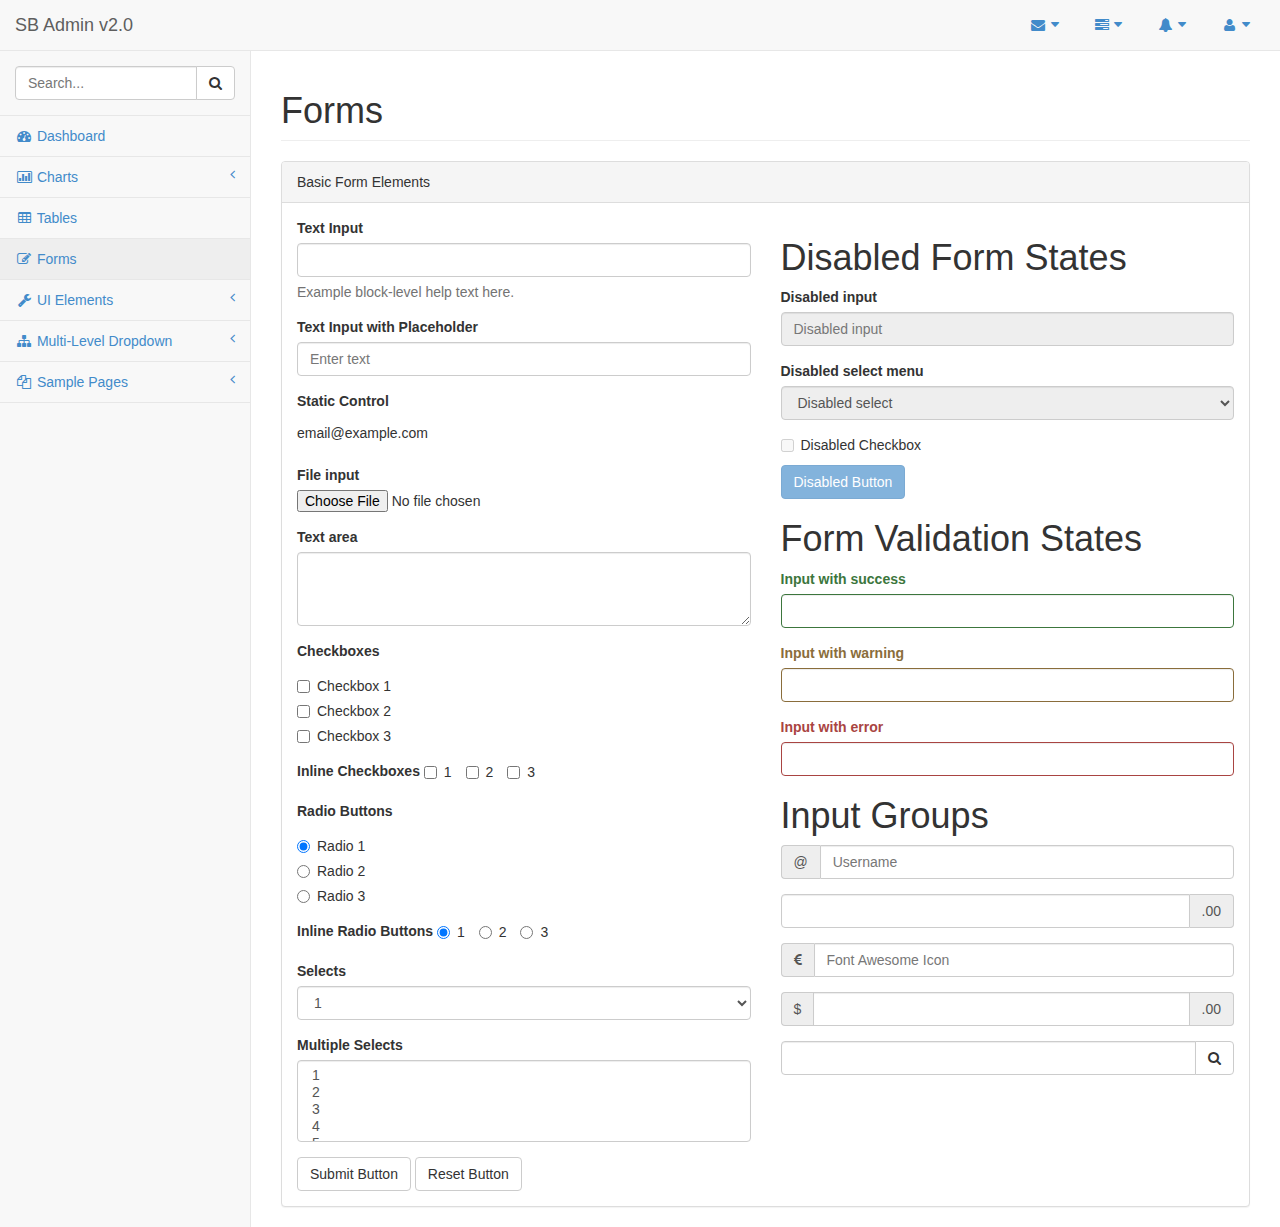
<file: NetcoolAutomationAdmin/web/forms.html>
<!DOCTYPE html>
<html lang="en">

<head>

    <meta charset="utf-8">
    <meta http-equiv="X-UA-Compatible" content="IE=edge">
    <meta name="viewport" content="width=device-width, initial-scale=1">
    <meta name="description" content="">
    <meta name="author" content="">

    <title>SB Admin 2 - Bootstrap Admin Theme</title>

    <!-- Bootstrap Core CSS -->
    <link href="css/bootstrap.min.css" rel="stylesheet">

    <!-- MetisMenu CSS -->
    <link href="css/plugins/metisMenu/metisMenu.min.css" rel="stylesheet">

    <!-- Custom CSS -->
    <link href="css/sb-admin-2.css" rel="stylesheet">

    <!-- Custom Fonts -->
    <link href="font-awesome-4.1.0/css/font-awesome.min.css" rel="stylesheet" type="text/css">

    <!-- HTML5 Shim and Respond.js IE8 support of HTML5 elements and media queries -->
    <!-- WARNING: Respond.js doesn't work if you view the page via file:// -->
    <!--[if lt IE 9]>
        <script src="https://oss.maxcdn.com/libs/html5shiv/3.7.0/html5shiv.js"></script>
        <script src="https://oss.maxcdn.com/libs/respond.js/1.4.2/respond.min.js"></script>
    <![endif]-->

</head>

<body>

    <div id="wrapper">

        <!-- Navigation -->
        <nav class="navbar navbar-default navbar-static-top" role="navigation" style="margin-bottom: 0">
            <div class="navbar-header">
                <button type="button" class="navbar-toggle" data-toggle="collapse" data-target=".navbar-collapse">
                    <span class="sr-only">Toggle navigation</span>
                    <span class="icon-bar"></span>
                    <span class="icon-bar"></span>
                    <span class="icon-bar"></span>
                </button>
                <a class="navbar-brand" href="index.html">SB Admin v2.0</a>
            </div>
            <!-- /.navbar-header -->

            <ul class="nav navbar-top-links navbar-right">
                <li class="dropdown">
                    <a class="dropdown-toggle" data-toggle="dropdown" href="#">
                        <i class="fa fa-envelope fa-fw"></i>  <i class="fa fa-caret-down"></i>
                    </a>
                    <ul class="dropdown-menu dropdown-messages">
                        <li>
                            <a href="#">
                                <div>
                                    <strong>John Smith</strong>
                                    <span class="pull-right text-muted">
                                        <em>Yesterday</em>
                                    </span>
                                </div>
                                <div>Lorem ipsum dolor sit amet, consectetur adipiscing elit. Pellentesque eleifend...</div>
                            </a>
                        </li>
                        <li class="divider"></li>
                        <li>
                            <a href="#">
                                <div>
                                    <strong>John Smith</strong>
                                    <span class="pull-right text-muted">
                                        <em>Yesterday</em>
                                    </span>
                                </div>
                                <div>Lorem ipsum dolor sit amet, consectetur adipiscing elit. Pellentesque eleifend...</div>
                            </a>
                        </li>
                        <li class="divider"></li>
                        <li>
                            <a href="#">
                                <div>
                                    <strong>John Smith</strong>
                                    <span class="pull-right text-muted">
                                        <em>Yesterday</em>
                                    </span>
                                </div>
                                <div>Lorem ipsum dolor sit amet, consectetur adipiscing elit. Pellentesque eleifend...</div>
                            </a>
                        </li>
                        <li class="divider"></li>
                        <li>
                            <a class="text-center" href="#">
                                <strong>Read All Messages</strong>
                                <i class="fa fa-angle-right"></i>
                            </a>
                        </li>
                    </ul>
                    <!-- /.dropdown-messages -->
                </li>
                <!-- /.dropdown -->
                <li class="dropdown">
                    <a class="dropdown-toggle" data-toggle="dropdown" href="#">
                        <i class="fa fa-tasks fa-fw"></i>  <i class="fa fa-caret-down"></i>
                    </a>
                    <ul class="dropdown-menu dropdown-tasks">
                        <li>
                            <a href="#">
                                <div>
                                    <p>
                                        <strong>Task 1</strong>
                                        <span class="pull-right text-muted">40% Complete</span>
                                    </p>
                                    <div class="progress progress-striped active">
                                        <div class="progress-bar progress-bar-success" role="progressbar" aria-valuenow="40" aria-valuemin="0" aria-valuemax="100" style="width: 40%">
                                            <span class="sr-only">40% Complete (success)</span>
                                        </div>
                                    </div>
                                </div>
                            </a>
                        </li>
                        <li class="divider"></li>
                        <li>
                            <a href="#">
                                <div>
                                    <p>
                                        <strong>Task 2</strong>
                                        <span class="pull-right text-muted">20% Complete</span>
                                    </p>
                                    <div class="progress progress-striped active">
                                        <div class="progress-bar progress-bar-info" role="progressbar" aria-valuenow="20" aria-valuemin="0" aria-valuemax="100" style="width: 20%">
                                            <span class="sr-only">20% Complete</span>
                                        </div>
                                    </div>
                                </div>
                            </a>
                        </li>
                        <li class="divider"></li>
                        <li>
                            <a href="#">
                                <div>
                                    <p>
                                        <strong>Task 3</strong>
                                        <span class="pull-right text-muted">60% Complete</span>
                                    </p>
                                    <div class="progress progress-striped active">
                                        <div class="progress-bar progress-bar-warning" role="progressbar" aria-valuenow="60" aria-valuemin="0" aria-valuemax="100" style="width: 60%">
                                            <span class="sr-only">60% Complete (warning)</span>
                                        </div>
                                    </div>
                                </div>
                            </a>
                        </li>
                        <li class="divider"></li>
                        <li>
                            <a href="#">
                                <div>
                                    <p>
                                        <strong>Task 4</strong>
                                        <span class="pull-right text-muted">80% Complete</span>
                                    </p>
                                    <div class="progress progress-striped active">
                                        <div class="progress-bar progress-bar-danger" role="progressbar" aria-valuenow="80" aria-valuemin="0" aria-valuemax="100" style="width: 80%">
                                            <span class="sr-only">80% Complete (danger)</span>
                                        </div>
                                    </div>
                                </div>
                            </a>
                        </li>
                        <li class="divider"></li>
                        <li>
                            <a class="text-center" href="#">
                                <strong>See All Tasks</strong>
                                <i class="fa fa-angle-right"></i>
                            </a>
                        </li>
                    </ul>
                    <!-- /.dropdown-tasks -->
                </li>
                <!-- /.dropdown -->
                <li class="dropdown">
                    <a class="dropdown-toggle" data-toggle="dropdown" href="#">
                        <i class="fa fa-bell fa-fw"></i>  <i class="fa fa-caret-down"></i>
                    </a>
                    <ul class="dropdown-menu dropdown-alerts">
                        <li>
                            <a href="#">
                                <div>
                                    <i class="fa fa-comment fa-fw"></i> New Comment
                                    <span class="pull-right text-muted small">4 minutes ago</span>
                                </div>
                            </a>
                        </li>
                        <li class="divider"></li>
                        <li>
                            <a href="#">
                                <div>
                                    <i class="fa fa-twitter fa-fw"></i> 3 New Followers
                                    <span class="pull-right text-muted small">12 minutes ago</span>
                                </div>
                            </a>
                        </li>
                        <li class="divider"></li>
                        <li>
                            <a href="#">
                                <div>
                                    <i class="fa fa-envelope fa-fw"></i> Message Sent
                                    <span class="pull-right text-muted small">4 minutes ago</span>
                                </div>
                            </a>
                        </li>
                        <li class="divider"></li>
                        <li>
                            <a href="#">
                                <div>
                                    <i class="fa fa-tasks fa-fw"></i> New Task
                                    <span class="pull-right text-muted small">4 minutes ago</span>
                                </div>
                            </a>
                        </li>
                        <li class="divider"></li>
                        <li>
                            <a href="#">
                                <div>
                                    <i class="fa fa-upload fa-fw"></i> Server Rebooted
                                    <span class="pull-right text-muted small">4 minutes ago</span>
                                </div>
                            </a>
                        </li>
                        <li class="divider"></li>
                        <li>
                            <a class="text-center" href="#">
                                <strong>See All Alerts</strong>
                                <i class="fa fa-angle-right"></i>
                            </a>
                        </li>
                    </ul>
                    <!-- /.dropdown-alerts -->
                </li>
                <!-- /.dropdown -->
                <li class="dropdown">
                    <a class="dropdown-toggle" data-toggle="dropdown" href="#">
                        <i class="fa fa-user fa-fw"></i>  <i class="fa fa-caret-down"></i>
                    </a>
                    <ul class="dropdown-menu dropdown-user">
                        <li><a href="#"><i class="fa fa-user fa-fw"></i> User Profile</a>
                        </li>
                        <li><a href="#"><i class="fa fa-gear fa-fw"></i> Settings</a>
                        </li>
                        <li class="divider"></li>
                        <li><a href="login.html"><i class="fa fa-sign-out fa-fw"></i> Logout</a>
                        </li>
                    </ul>
                    <!-- /.dropdown-user -->
                </li>
                <!-- /.dropdown -->
            </ul>
            <!-- /.navbar-top-links -->

            <div class="navbar-default sidebar" role="navigation">
                <div class="sidebar-nav navbar-collapse">
                    <ul class="nav" id="side-menu">
                        <li class="sidebar-search">
                            <div class="input-group custom-search-form">
                                <input type="text" class="form-control" placeholder="Search...">
                                <span class="input-group-btn">
                                <button class="btn btn-default" type="button">
                                    <i class="fa fa-search"></i>
                                </button>
                            </span>
                            </div>
                            <!-- /input-group -->
                        </li>
                        <li>
                            <a href="index.html"><i class="fa fa-dashboard fa-fw"></i> Dashboard</a>
                        </li>
                        <li>
                            <a href="#"><i class="fa fa-bar-chart-o fa-fw"></i> Charts<span class="fa arrow"></span></a>
                            <ul class="nav nav-second-level">
                                <li>
                                    <a href="flot.html">Flot Charts</a>
                                </li>
                                <li>
                                    <a href="morris.html">Morris.js Charts</a>
                                </li>
                            </ul>
                            <!-- /.nav-second-level -->
                        </li>
                        <li>
                            <a href="tables.html"><i class="fa fa-table fa-fw"></i> Tables</a>
                        </li>
                        <li>
                            <a class="active" href="forms.html"><i class="fa fa-edit fa-fw"></i> Forms</a>
                        </li>
                        <li>
                            <a href="#"><i class="fa fa-wrench fa-fw"></i> UI Elements<span class="fa arrow"></span></a>
                            <ul class="nav nav-second-level">
                                <li>
                                    <a href="panels-wells.html">Panels and Wells</a>
                                </li>
                                <li>
                                    <a href="buttons.html">Buttons</a>
                                </li>
                                <li>
                                    <a href="notifications.html">Notifications</a>
                                </li>
                                <li>
                                    <a href="typography.html">Typography</a>
                                </li>
                                <li>
                                    <a href="grid.html">Grid</a>
                                </li>
                            </ul>
                            <!-- /.nav-second-level -->
                        </li>
                        <li>
                            <a href="#"><i class="fa fa-sitemap fa-fw"></i> Multi-Level Dropdown<span class="fa arrow"></span></a>
                            <ul class="nav nav-second-level">
                                <li>
                                    <a href="#">Second Level Item</a>
                                </li>
                                <li>
                                    <a href="#">Second Level Item</a>
                                </li>
                                <li>
                                    <a href="#">Third Level <span class="fa arrow"></span></a>
                                    <ul class="nav nav-third-level">
                                        <li>
                                            <a href="#">Third Level Item</a>
                                        </li>
                                        <li>
                                            <a href="#">Third Level Item</a>
                                        </li>
                                        <li>
                                            <a href="#">Third Level Item</a>
                                        </li>
                                        <li>
                                            <a href="#">Third Level Item</a>
                                        </li>
                                    </ul>
                                    <!-- /.nav-third-level -->
                                </li>
                            </ul>
                            <!-- /.nav-second-level -->
                        </li>
                        <li>
                            <a href="#"><i class="fa fa-files-o fa-fw"></i> Sample Pages<span class="fa arrow"></span></a>
                            <ul class="nav nav-second-level">
                                <li>
                                    <a href="blank.html">Blank Page</a>
                                </li>
                                <li>
                                    <a href="login.html">Login Page</a>
                                </li>
                            </ul>
                            <!-- /.nav-second-level -->
                        </li>
                    </ul>
                </div>
                <!-- /.sidebar-collapse -->
            </div>
            <!-- /.navbar-static-side -->
        </nav>

        <div id="page-wrapper">
            <div class="row">
                <div class="col-lg-12">
                    <h1 class="page-header">Forms</h1>
                </div>
                <!-- /.col-lg-12 -->
            </div>
            <!-- /.row -->
            <div class="row">
                <div class="col-lg-12">
                    <div class="panel panel-default">
                        <div class="panel-heading">
                            Basic Form Elements
                        </div>
                        <div class="panel-body">
                            <div class="row">
                                <div class="col-lg-6">
                                    <form role="form">
                                        <div class="form-group">
                                            <label>Text Input</label>
                                            <input class="form-control">
                                            <p class="help-block">Example block-level help text here.</p>
                                        </div>
                                        <div class="form-group">
                                            <label>Text Input with Placeholder</label>
                                            <input class="form-control" placeholder="Enter text">
                                        </div>
                                        <div class="form-group">
                                            <label>Static Control</label>
                                            <p class="form-control-static">email@example.com</p>
                                        </div>
                                        <div class="form-group">
                                            <label>File input</label>
                                            <input type="file">
                                        </div>
                                        <div class="form-group">
                                            <label>Text area</label>
                                            <textarea class="form-control" rows="3"></textarea>
                                        </div>
                                        <div class="form-group">
                                            <label>Checkboxes</label>
                                            <div class="checkbox">
                                                <label>
                                                    <input type="checkbox" value="">Checkbox 1
                                                </label>
                                            </div>
                                            <div class="checkbox">
                                                <label>
                                                    <input type="checkbox" value="">Checkbox 2
                                                </label>
                                            </div>
                                            <div class="checkbox">
                                                <label>
                                                    <input type="checkbox" value="">Checkbox 3
                                                </label>
                                            </div>
                                        </div>
                                        <div class="form-group">
                                            <label>Inline Checkboxes</label>
                                            <label class="checkbox-inline">
                                                <input type="checkbox">1
                                            </label>
                                            <label class="checkbox-inline">
                                                <input type="checkbox">2
                                            </label>
                                            <label class="checkbox-inline">
                                                <input type="checkbox">3
                                            </label>
                                        </div>
                                        <div class="form-group">
                                            <label>Radio Buttons</label>
                                            <div class="radio">
                                                <label>
                                                    <input type="radio" name="optionsRadios" id="optionsRadios1" value="option1" checked>Radio 1
                                                </label>
                                            </div>
                                            <div class="radio">
                                                <label>
                                                    <input type="radio" name="optionsRadios" id="optionsRadios2" value="option2">Radio 2
                                                </label>
                                            </div>
                                            <div class="radio">
                                                <label>
                                                    <input type="radio" name="optionsRadios" id="optionsRadios3" value="option3">Radio 3
                                                </label>
                                            </div>
                                        </div>
                                        <div class="form-group">
                                            <label>Inline Radio Buttons</label>
                                            <label class="radio-inline">
                                                <input type="radio" name="optionsRadiosInline" id="optionsRadiosInline1" value="option1" checked>1
                                            </label>
                                            <label class="radio-inline">
                                                <input type="radio" name="optionsRadiosInline" id="optionsRadiosInline2" value="option2">2
                                            </label>
                                            <label class="radio-inline">
                                                <input type="radio" name="optionsRadiosInline" id="optionsRadiosInline3" value="option3">3
                                            </label>
                                        </div>
                                        <div class="form-group">
                                            <label>Selects</label>
                                            <select class="form-control">
                                                <option>1</option>
                                                <option>2</option>
                                                <option>3</option>
                                                <option>4</option>
                                                <option>5</option>
                                            </select>
                                        </div>
                                        <div class="form-group">
                                            <label>Multiple Selects</label>
                                            <select multiple class="form-control">
                                                <option>1</option>
                                                <option>2</option>
                                                <option>3</option>
                                                <option>4</option>
                                                <option>5</option>
                                            </select>
                                        </div>
                                        <button type="submit" class="btn btn-default">Submit Button</button>
                                        <button type="reset" class="btn btn-default">Reset Button</button>
                                    </form>
                                </div>
                                <!-- /.col-lg-6 (nested) -->
                                <div class="col-lg-6">
                                    <h1>Disabled Form States</h1>
                                    <form role="form">
                                        <fieldset disabled>
                                            <div class="form-group">
                                                <label for="disabledSelect">Disabled input</label>
                                                <input class="form-control" id="disabledInput" type="text" placeholder="Disabled input" disabled>
                                            </div>
                                            <div class="form-group">
                                                <label for="disabledSelect">Disabled select menu</label>
                                                <select id="disabledSelect" class="form-control">
                                                    <option>Disabled select</option>
                                                </select>
                                            </div>
                                            <div class="checkbox">
                                                <label>
                                                    <input type="checkbox">Disabled Checkbox
                                                </label>
                                            </div>
                                            <button type="submit" class="btn btn-primary">Disabled Button</button>
                                        </fieldset>
                                    </form>
                                    <h1>Form Validation States</h1>
                                    <form role="form">
                                        <div class="form-group has-success">
                                            <label class="control-label" for="inputSuccess">Input with success</label>
                                            <input type="text" class="form-control" id="inputSuccess">
                                        </div>
                                        <div class="form-group has-warning">
                                            <label class="control-label" for="inputWarning">Input with warning</label>
                                            <input type="text" class="form-control" id="inputWarning">
                                        </div>
                                        <div class="form-group has-error">
                                            <label class="control-label" for="inputError">Input with error</label>
                                            <input type="text" class="form-control" id="inputError">
                                        </div>
                                    </form>
                                    <h1>Input Groups</h1>
                                    <form role="form">
                                        <div class="form-group input-group">
                                            <span class="input-group-addon">@</span>
                                            <input type="text" class="form-control" placeholder="Username">
                                        </div>
                                        <div class="form-group input-group">
                                            <input type="text" class="form-control">
                                            <span class="input-group-addon">.00</span>
                                        </div>
                                        <div class="form-group input-group">
                                            <span class="input-group-addon"><i class="fa fa-eur"></i>
                                            </span>
                                            <input type="text" class="form-control" placeholder="Font Awesome Icon">
                                        </div>
                                        <div class="form-group input-group">
                                            <span class="input-group-addon">$</span>
                                            <input type="text" class="form-control">
                                            <span class="input-group-addon">.00</span>
                                        </div>
                                        <div class="form-group input-group">
                                            <input type="text" class="form-control">
                                            <span class="input-group-btn">
                                                <button class="btn btn-default" type="button"><i class="fa fa-search"></i>
                                                </button>
                                            </span>
                                        </div>
                                    </form>
                                </div>
                                <!-- /.col-lg-6 (nested) -->
                            </div>
                            <!-- /.row (nested) -->
                        </div>
                        <!-- /.panel-body -->
                    </div>
                    <!-- /.panel -->
                </div>
                <!-- /.col-lg-12 -->
            </div>
            <!-- /.row -->
        </div>
        <!-- /#page-wrapper -->

    </div>
    <!-- /#wrapper -->

    <!-- jQuery Version 1.11.0 -->
    <script src="js/jquery-1.11.0.js"></script>

    <!-- Bootstrap Core JavaScript -->
    <script src="js/bootstrap.min.js"></script>

    <!-- Metis Menu Plugin JavaScript -->
    <script src="js/plugins/metisMenu/metisMenu.min.js"></script>

    <!-- Custom Theme JavaScript -->
    <script src="js/sb-admin-2.js"></script>

</body>

</html>
</file>
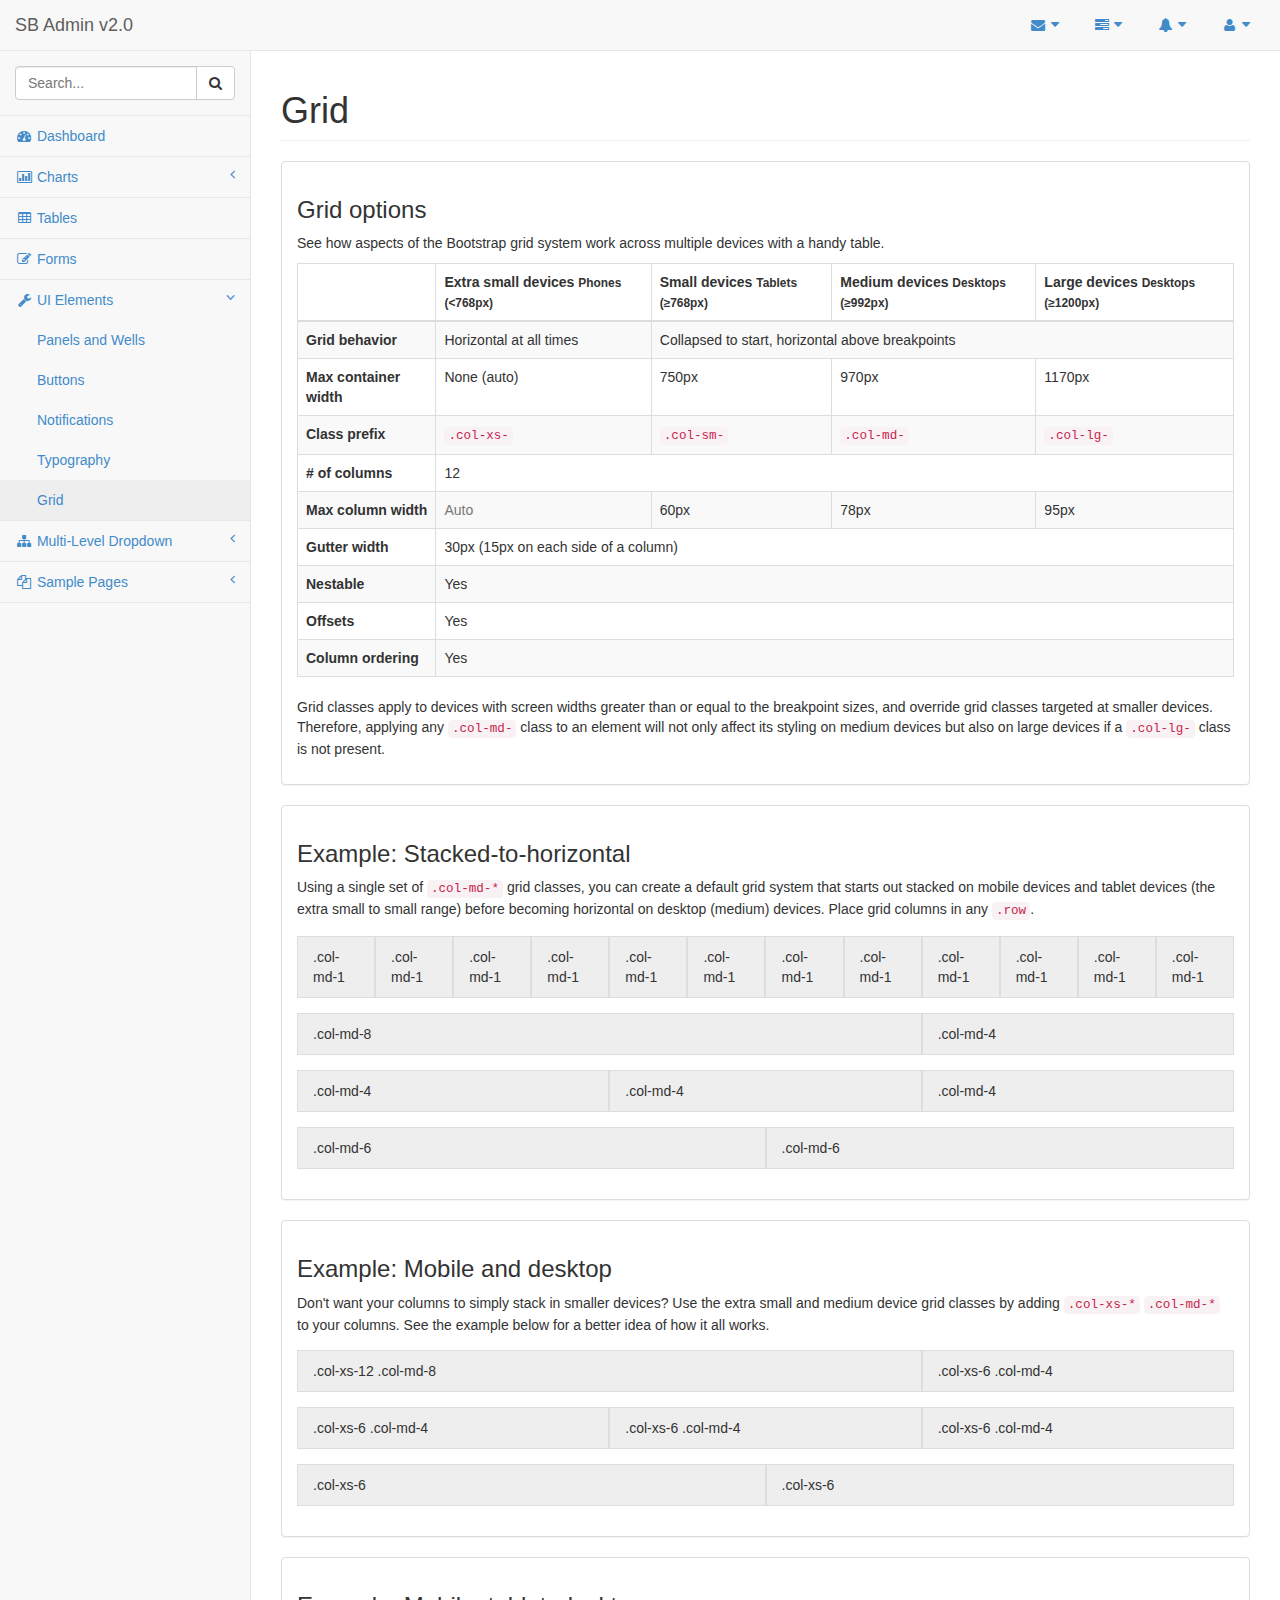
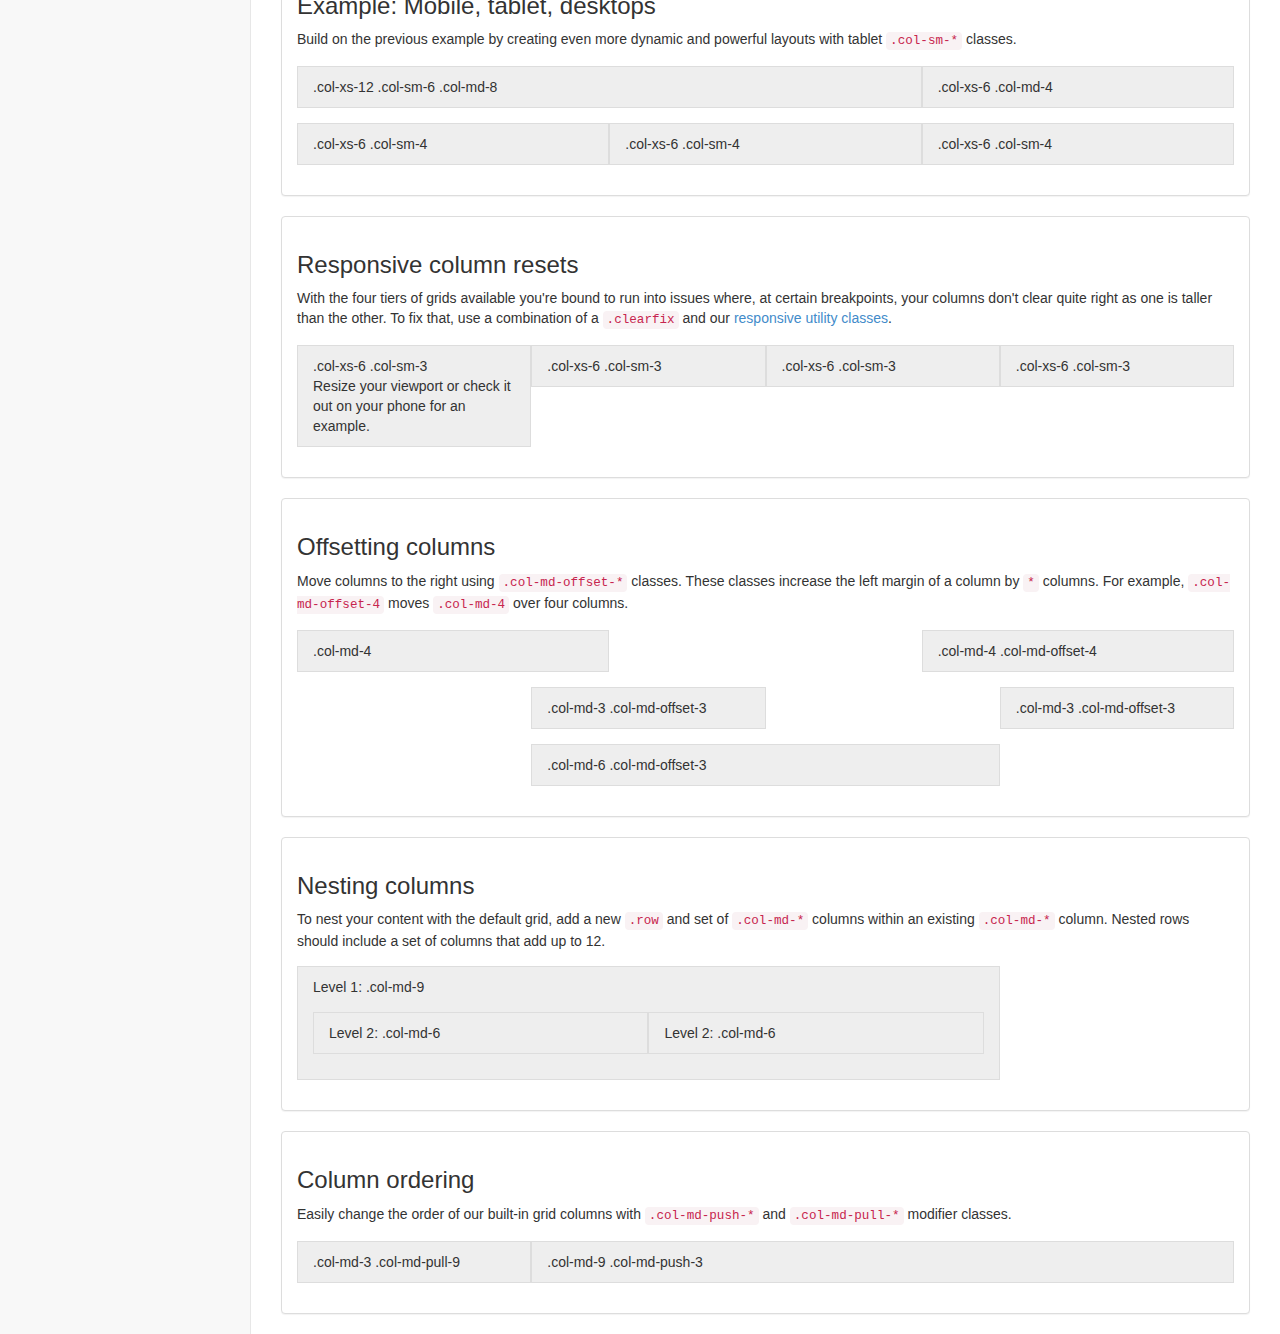
<file: NetcoolAutomationAdmin/web/grid.html>
<!DOCTYPE html>
<html lang="en">

<head>

    <meta charset="utf-8">
    <meta http-equiv="X-UA-Compatible" content="IE=edge">
    <meta name="viewport" content="width=device-width, initial-scale=1">
    <meta name="description" content="">
    <meta name="author" content="">

    <title>SB Admin 2 - Bootstrap Admin Theme</title>

    <!-- Bootstrap Core CSS -->
    <link href="css/bootstrap.min.css" rel="stylesheet">

    <!-- MetisMenu CSS -->
    <link href="css/plugins/metisMenu/metisMenu.min.css" rel="stylesheet">

    <!-- Custom CSS -->
    <link href="css/sb-admin-2.css" rel="stylesheet">

    <!-- Custom Fonts -->
    <link href="font-awesome-4.1.0/css/font-awesome.min.css" rel="stylesheet" type="text/css">

    <!-- HTML5 Shim and Respond.js IE8 support of HTML5 elements and media queries -->
    <!-- WARNING: Respond.js doesn't work if you view the page via file:// -->
    <!--[if lt IE 9]>
        <script src="https://oss.maxcdn.com/libs/html5shiv/3.7.0/html5shiv.js"></script>
        <script src="https://oss.maxcdn.com/libs/respond.js/1.4.2/respond.min.js"></script>
    <![endif]-->

</head>

<body>

    <div id="wrapper">

        <!-- Navigation -->
        <nav class="navbar navbar-default navbar-static-top" role="navigation" style="margin-bottom: 0">
            <div class="navbar-header">
                <button type="button" class="navbar-toggle" data-toggle="collapse" data-target=".navbar-collapse">
                    <span class="sr-only">Toggle navigation</span>
                    <span class="icon-bar"></span>
                    <span class="icon-bar"></span>
                    <span class="icon-bar"></span>
                </button>
                <a class="navbar-brand" href="index.html">SB Admin v2.0</a>
            </div>
            <!-- /.navbar-header -->

            <ul class="nav navbar-top-links navbar-right">
                <li class="dropdown">
                    <a class="dropdown-toggle" data-toggle="dropdown" href="#">
                        <i class="fa fa-envelope fa-fw"></i>  <i class="fa fa-caret-down"></i>
                    </a>
                    <ul class="dropdown-menu dropdown-messages">
                        <li>
                            <a href="#">
                                <div>
                                    <strong>John Smith</strong>
                                    <span class="pull-right text-muted">
                                        <em>Yesterday</em>
                                    </span>
                                </div>
                                <div>Lorem ipsum dolor sit amet, consectetur adipiscing elit. Pellentesque eleifend...</div>
                            </a>
                        </li>
                        <li class="divider"></li>
                        <li>
                            <a href="#">
                                <div>
                                    <strong>John Smith</strong>
                                    <span class="pull-right text-muted">
                                        <em>Yesterday</em>
                                    </span>
                                </div>
                                <div>Lorem ipsum dolor sit amet, consectetur adipiscing elit. Pellentesque eleifend...</div>
                            </a>
                        </li>
                        <li class="divider"></li>
                        <li>
                            <a href="#">
                                <div>
                                    <strong>John Smith</strong>
                                    <span class="pull-right text-muted">
                                        <em>Yesterday</em>
                                    </span>
                                </div>
                                <div>Lorem ipsum dolor sit amet, consectetur adipiscing elit. Pellentesque eleifend...</div>
                            </a>
                        </li>
                        <li class="divider"></li>
                        <li>
                            <a class="text-center" href="#">
                                <strong>Read All Messages</strong>
                                <i class="fa fa-angle-right"></i>
                            </a>
                        </li>
                    </ul>
                    <!-- /.dropdown-messages -->
                </li>
                <!-- /.dropdown -->
                <li class="dropdown">
                    <a class="dropdown-toggle" data-toggle="dropdown" href="#">
                        <i class="fa fa-tasks fa-fw"></i>  <i class="fa fa-caret-down"></i>
                    </a>
                    <ul class="dropdown-menu dropdown-tasks">
                        <li>
                            <a href="#">
                                <div>
                                    <p>
                                        <strong>Task 1</strong>
                                        <span class="pull-right text-muted">40% Complete</span>
                                    </p>
                                    <div class="progress progress-striped active">
                                        <div class="progress-bar progress-bar-success" role="progressbar" aria-valuenow="40" aria-valuemin="0" aria-valuemax="100" style="width: 40%">
                                            <span class="sr-only">40% Complete (success)</span>
                                        </div>
                                    </div>
                                </div>
                            </a>
                        </li>
                        <li class="divider"></li>
                        <li>
                            <a href="#">
                                <div>
                                    <p>
                                        <strong>Task 2</strong>
                                        <span class="pull-right text-muted">20% Complete</span>
                                    </p>
                                    <div class="progress progress-striped active">
                                        <div class="progress-bar progress-bar-info" role="progressbar" aria-valuenow="20" aria-valuemin="0" aria-valuemax="100" style="width: 20%">
                                            <span class="sr-only">20% Complete</span>
                                        </div>
                                    </div>
                                </div>
                            </a>
                        </li>
                        <li class="divider"></li>
                        <li>
                            <a href="#">
                                <div>
                                    <p>
                                        <strong>Task 3</strong>
                                        <span class="pull-right text-muted">60% Complete</span>
                                    </p>
                                    <div class="progress progress-striped active">
                                        <div class="progress-bar progress-bar-warning" role="progressbar" aria-valuenow="60" aria-valuemin="0" aria-valuemax="100" style="width: 60%">
                                            <span class="sr-only">60% Complete (warning)</span>
                                        </div>
                                    </div>
                                </div>
                            </a>
                        </li>
                        <li class="divider"></li>
                        <li>
                            <a href="#">
                                <div>
                                    <p>
                                        <strong>Task 4</strong>
                                        <span class="pull-right text-muted">80% Complete</span>
                                    </p>
                                    <div class="progress progress-striped active">
                                        <div class="progress-bar progress-bar-danger" role="progressbar" aria-valuenow="80" aria-valuemin="0" aria-valuemax="100" style="width: 80%">
                                            <span class="sr-only">80% Complete (danger)</span>
                                        </div>
                                    </div>
                                </div>
                            </a>
                        </li>
                        <li class="divider"></li>
                        <li>
                            <a class="text-center" href="#">
                                <strong>See All Tasks</strong>
                                <i class="fa fa-angle-right"></i>
                            </a>
                        </li>
                    </ul>
                    <!-- /.dropdown-tasks -->
                </li>
                <!-- /.dropdown -->
                <li class="dropdown">
                    <a class="dropdown-toggle" data-toggle="dropdown" href="#">
                        <i class="fa fa-bell fa-fw"></i>  <i class="fa fa-caret-down"></i>
                    </a>
                    <ul class="dropdown-menu dropdown-alerts">
                        <li>
                            <a href="#">
                                <div>
                                    <i class="fa fa-comment fa-fw"></i> New Comment
                                    <span class="pull-right text-muted small">4 minutes ago</span>
                                </div>
                            </a>
                        </li>
                        <li class="divider"></li>
                        <li>
                            <a href="#">
                                <div>
                                    <i class="fa fa-twitter fa-fw"></i> 3 New Followers
                                    <span class="pull-right text-muted small">12 minutes ago</span>
                                </div>
                            </a>
                        </li>
                        <li class="divider"></li>
                        <li>
                            <a href="#">
                                <div>
                                    <i class="fa fa-envelope fa-fw"></i> Message Sent
                                    <span class="pull-right text-muted small">4 minutes ago</span>
                                </div>
                            </a>
                        </li>
                        <li class="divider"></li>
                        <li>
                            <a href="#">
                                <div>
                                    <i class="fa fa-tasks fa-fw"></i> New Task
                                    <span class="pull-right text-muted small">4 minutes ago</span>
                                </div>
                            </a>
                        </li>
                        <li class="divider"></li>
                        <li>
                            <a href="#">
                                <div>
                                    <i class="fa fa-upload fa-fw"></i> Server Rebooted
                                    <span class="pull-right text-muted small">4 minutes ago</span>
                                </div>
                            </a>
                        </li>
                        <li class="divider"></li>
                        <li>
                            <a class="text-center" href="#">
                                <strong>See All Alerts</strong>
                                <i class="fa fa-angle-right"></i>
                            </a>
                        </li>
                    </ul>
                    <!-- /.dropdown-alerts -->
                </li>
                <!-- /.dropdown -->
                <li class="dropdown">
                    <a class="dropdown-toggle" data-toggle="dropdown" href="#">
                        <i class="fa fa-user fa-fw"></i>  <i class="fa fa-caret-down"></i>
                    </a>
                    <ul class="dropdown-menu dropdown-user">
                        <li><a href="#"><i class="fa fa-user fa-fw"></i> User Profile</a>
                        </li>
                        <li><a href="#"><i class="fa fa-gear fa-fw"></i> Settings</a>
                        </li>
                        <li class="divider"></li>
                        <li><a href="login.html"><i class="fa fa-sign-out fa-fw"></i> Logout</a>
                        </li>
                    </ul>
                    <!-- /.dropdown-user -->
                </li>
                <!-- /.dropdown -->
            </ul>
            <!-- /.navbar-top-links -->

            <div class="navbar-default sidebar" role="navigation">
                <div class="sidebar-nav navbar-collapse">
                    <ul class="nav" id="side-menu">
                        <li class="sidebar-search">
                            <div class="input-group custom-search-form">
                                <input type="text" class="form-control" placeholder="Search...">
                                <span class="input-group-btn">
                                <button class="btn btn-default" type="button">
                                    <i class="fa fa-search"></i>
                                </button>
                            </span>
                            </div>
                            <!-- /input-group -->
                        </li>
                        <li>
                            <a href="index.html"><i class="fa fa-dashboard fa-fw"></i> Dashboard</a>
                        </li>
                        <li>
                            <a href="#"><i class="fa fa-bar-chart-o fa-fw"></i> Charts<span class="fa arrow"></span></a>
                            <ul class="nav nav-second-level">
                                <li>
                                    <a href="flot.html">Flot Charts</a>
                                </li>
                                <li>
                                    <a href="morris.html">Morris.js Charts</a>
                                </li>
                            </ul>
                            <!-- /.nav-second-level -->
                        </li>
                        <li>
                            <a href="tables.html"><i class="fa fa-table fa-fw"></i> Tables</a>
                        </li>
                        <li>
                            <a href="forms.html"><i class="fa fa-edit fa-fw"></i> Forms</a>
                        </li>
                        <li class="active">
                            <a href="#"><i class="fa fa-wrench fa-fw"></i> UI Elements<span class="fa arrow"></span></a>
                            <ul class="nav nav-second-level">
                                <li>
                                    <a href="panels-wells.html">Panels and Wells</a>
                                </li>
                                <li>
                                    <a href="buttons.html">Buttons</a>
                                </li>
                                <li>
                                    <a href="notifications.html">Notifications</a>
                                </li>
                                <li>
                                    <a href="typography.html">Typography</a>
                                </li>
                                <li>
                                    <a class="active" href="grid.html">Grid</a>
                                </li>
                            </ul>
                            <!-- /.nav-second-level -->
                        </li>
                        <li>
                            <a href="#"><i class="fa fa-sitemap fa-fw"></i> Multi-Level Dropdown<span class="fa arrow"></span></a>
                            <ul class="nav nav-second-level">
                                <li>
                                    <a href="#">Second Level Item</a>
                                </li>
                                <li>
                                    <a href="#">Second Level Item</a>
                                </li>
                                <li>
                                    <a href="#">Third Level <span class="fa arrow"></span></a>
                                    <ul class="nav nav-third-level">
                                        <li>
                                            <a href="#">Third Level Item</a>
                                        </li>
                                        <li>
                                            <a href="#">Third Level Item</a>
                                        </li>
                                        <li>
                                            <a href="#">Third Level Item</a>
                                        </li>
                                        <li>
                                            <a href="#">Third Level Item</a>
                                        </li>
                                    </ul>
                                    <!-- /.nav-third-level -->
                                </li>
                            </ul>
                            <!-- /.nav-second-level -->
                        </li>
                        <li>
                            <a href="#"><i class="fa fa-files-o fa-fw"></i> Sample Pages<span class="fa arrow"></span></a>
                            <ul class="nav nav-second-level">
                                <li>
                                    <a href="blank.html">Blank Page</a>
                                </li>
                                <li>
                                    <a href="login.html">Login Page</a>
                                </li>
                            </ul>
                            <!-- /.nav-second-level -->
                        </li>
                    </ul>
                </div>
                <!-- /.sidebar-collapse -->
            </div>
            <!-- /.navbar-static-side -->
        </nav>

        <div id="page-wrapper">
            <div class="row">
                <div class="col-lg-12">
                    <h1 class="page-header">Grid</h1>
                </div>
                <!-- /.col-lg-12 -->
            </div>
            <!-- /.row -->
            <div class="row">
                <div class="col-lg-12">
                    <div class="panel panel-default">
                        <div class="panel-body">
                            <h3>Grid options</h3>
                            <p>See how aspects of the Bootstrap grid system work across multiple devices with a handy table.</p>
                            <div class="table-responsive">
                                <table class="table table-bordered table-striped">
                                    <thead>
                                        <tr>
                                            <th></th>
                                            <th>
                                                Extra small devices
                                                <small>Phones (&lt;768px)</small>
                                            </th>
                                            <th>
                                                Small devices
                                                <small>Tablets (&ge;768px)</small>
                                            </th>
                                            <th>
                                                Medium devices
                                                <small>Desktops (&ge;992px)</small>
                                            </th>
                                            <th>
                                                Large devices
                                                <small>Desktops (&ge;1200px)</small>
                                            </th>
                                        </tr>
                                    </thead>
                                    <tbody>
                                        <tr>
                                            <th>Grid behavior</th>
                                            <td>Horizontal at all times</td>
                                            <td colspan="3">Collapsed to start, horizontal above breakpoints</td>
                                        </tr>
                                        <tr>
                                            <th>Max container width</th>
                                            <td>None (auto)</td>
                                            <td>750px</td>
                                            <td>970px</td>
                                            <td>1170px</td>
                                        </tr>
                                        <tr>
                                            <th>Class prefix</th>
                                            <td>
                                                <code>.col-xs-</code>
                                            </td>
                                            <td>
                                                <code>.col-sm-</code>
                                            </td>
                                            <td>
                                                <code>.col-md-</code>
                                            </td>
                                            <td>
                                                <code>.col-lg-</code>
                                            </td>
                                        </tr>
                                        <tr>
                                            <th># of columns</th>
                                            <td colspan="4">12</td>
                                        </tr>
                                        <tr>
                                            <th>Max column width</th>
                                            <td class="text-muted">Auto</td>
                                            <td>60px</td>
                                            <td>78px</td>
                                            <td>95px</td>
                                        </tr>
                                        <tr>
                                            <th>Gutter width</th>
                                            <td colspan="4">30px (15px on each side of a column)</td>
                                        </tr>
                                        <tr>
                                            <th>Nestable</th>
                                            <td colspan="4">Yes</td>
                                        </tr>
                                        <tr>
                                            <th>Offsets</th>
                                            <td colspan="4">Yes</td>
                                        </tr>
                                        <tr>
                                            <th>Column ordering</th>
                                            <td colspan="4">Yes</td>
                                        </tr>
                                    </tbody>
                                </table>
                            </div>
                            <p>Grid classes apply to devices with screen widths greater than or equal to the breakpoint sizes, and override grid classes targeted at smaller devices. Therefore, applying any
                                <code>.col-md-</code> class to an element will not only affect its styling on medium devices but also on large devices if a
                                <code>.col-lg-</code> class is not present.</p>
                        </div>
                    </div>
                </div>
                <!-- /.col-lg-12 -->
            </div>
            <!-- /.row -->

            <div class="row">
                <div class="col-lg-12">
                    <div class="panel panel-default">
                        <div class="panel-body">
                            <h3>Example: Stacked-to-horizontal</h3>
                            <p>Using a single set of
                                <code>.col-md-*</code> grid classes, you can create a default grid system that starts out stacked on mobile devices and tablet devices (the extra small to small range) before becoming horizontal on desktop (medium) devices. Place grid columns in any
                                <code>.row</code>.</p>
                            <div class="row show-grid">
                                <div class="col-md-1">.col-md-1</div>
                                <div class="col-md-1">.col-md-1</div>
                                <div class="col-md-1">.col-md-1</div>
                                <div class="col-md-1">.col-md-1</div>
                                <div class="col-md-1">.col-md-1</div>
                                <div class="col-md-1">.col-md-1</div>
                                <div class="col-md-1">.col-md-1</div>
                                <div class="col-md-1">.col-md-1</div>
                                <div class="col-md-1">.col-md-1</div>
                                <div class="col-md-1">.col-md-1</div>
                                <div class="col-md-1">.col-md-1</div>
                                <div class="col-md-1">.col-md-1</div>
                            </div>
                            <div class="row show-grid">
                                <div class="col-md-8">.col-md-8</div>
                                <div class="col-md-4">.col-md-4</div>
                            </div>
                            <div class="row show-grid">
                                <div class="col-md-4">.col-md-4</div>
                                <div class="col-md-4">.col-md-4</div>
                                <div class="col-md-4">.col-md-4</div>
                            </div>
                            <div class="row show-grid">
                                <div class="col-md-6">.col-md-6</div>
                                <div class="col-md-6">.col-md-6</div>
                            </div>
                        </div>
                    </div>
                </div>
                <!-- /.col-lg-12 -->
            </div>
            <!-- /.row -->

            <div class="row">
                <div class="col-lg-12">
                    <div class="panel panel-default">
                        <div class="panel-body">
                            <h3>Example: Mobile and desktop</h3>
                            <p>Don't want your columns to simply stack in smaller devices? Use the extra small and medium device grid classes by adding
                                <code>.col-xs-*</code>
                                <code>.col-md-*</code> to your columns. See the example below for a better idea of how it all works.</p>
                            <div class="row show-grid">
                                <div class="col-xs-12 col-md-8">.col-xs-12 .col-md-8</div>
                                <div class="col-xs-6 col-md-4">.col-xs-6 .col-md-4</div>
                            </div>
                            <div class="row show-grid">
                                <div class="col-xs-6 col-md-4">.col-xs-6 .col-md-4</div>
                                <div class="col-xs-6 col-md-4">.col-xs-6 .col-md-4</div>
                                <div class="col-xs-6 col-md-4">.col-xs-6 .col-md-4</div>
                            </div>
                            <div class="row show-grid">
                                <div class="col-xs-6">.col-xs-6</div>
                                <div class="col-xs-6">.col-xs-6</div>
                            </div>
                        </div>
                    </div>
                </div>
                <!-- /.col-lg-12 -->
            </div>
            <!-- /.row -->

            <div class="row">
                <div class="col-lg-12">
                    <div class="panel panel-default">
                        <div class="panel-body">
                            <h3>Example: Mobile, tablet, desktops</h3>
                            <p>Build on the previous example by creating even more dynamic and powerful layouts with tablet
                                <code>.col-sm-*</code> classes.</p>
                            <div class="row show-grid">
                                <div class="col-xs-12 col-sm-6 col-md-8">.col-xs-12 .col-sm-6 .col-md-8</div>
                                <div class="col-xs-6 col-md-4">.col-xs-6 .col-md-4</div>
                            </div>
                            <div class="row show-grid">
                                <div class="col-xs-6 col-sm-4">.col-xs-6 .col-sm-4</div>
                                <div class="col-xs-6 col-sm-4">.col-xs-6 .col-sm-4</div>
                                <!-- Optional: clear the XS cols if their content doesn't match in height -->
                                <div class="clearfix visible-xs"></div>
                                <div class="col-xs-6 col-sm-4">.col-xs-6 .col-sm-4</div>
                            </div>
                        </div>
                    </div>
                </div>
                <!-- /.col-lg-12 -->
            </div>
            <!-- /.row -->

            <div class="row">
                <div class="col-lg-12">
                    <div class="panel panel-default">
                        <div class="panel-body">
                            <h3 id="grid-responsive-resets">Responsive column resets</h3>
                            <p>With the four tiers of grids available you're bound to run into issues where, at certain breakpoints, your columns don't clear quite right as one is taller than the other. To fix that, use a combination of a
                                <code>.clearfix</code> and our <a href="#responsive-utilities">responsive utility classes</a>.</p>
                            <div class="row show-grid">
                                <div class="col-xs-6 col-sm-3">
                                    .col-xs-6 .col-sm-3
                                    <br>Resize your viewport or check it out on your phone for an example.
                                </div>
                                <div class="col-xs-6 col-sm-3">.col-xs-6 .col-sm-3</div>

                                <!-- Add the extra clearfix for only the required viewport -->
                                <div class="clearfix visible-xs"></div>

                                <div class="col-xs-6 col-sm-3">.col-xs-6 .col-sm-3</div>
                                <div class="col-xs-6 col-sm-3">.col-xs-6 .col-sm-3</div>
                            </div>
                        </div>
                    </div>
                </div>
                <!-- /.col-lg-12 -->
            </div>
            <!-- /.row -->

            <div class="row">
                <div class="col-lg-12">
                    <div class="panel panel-default">
                        <div class="panel-body">
                            <h3 id="grid-offsetting">Offsetting columns</h3>
                            <p>Move columns to the right using
                                <code>.col-md-offset-*</code> classes. These classes increase the left margin of a column by
                                <code>*</code> columns. For example,
                                <code>.col-md-offset-4</code> moves
                                <code>.col-md-4</code> over four columns.</p>
                            <div class="row show-grid">
                                <div class="col-md-4">.col-md-4</div>
                                <div class="col-md-4 col-md-offset-4">.col-md-4 .col-md-offset-4</div>
                            </div>
                            <div class="row show-grid">
                                <div class="col-md-3 col-md-offset-3">.col-md-3 .col-md-offset-3</div>
                                <div class="col-md-3 col-md-offset-3">.col-md-3 .col-md-offset-3</div>
                            </div>
                            <div class="row show-grid">
                                <div class="col-md-6 col-md-offset-3">.col-md-6 .col-md-offset-3</div>
                            </div>
                        </div>
                    </div>
                </div>
                <!-- /.col-lg-12 -->
            </div>
            <!-- /.row -->

            <div class="row">
                <div class="col-lg-12">
                    <div class="panel panel-default">
                        <div class="panel-body">
                            <h3 id="grid-nesting">Nesting columns</h3>
                            <p>To nest your content with the default grid, add a new
                                <code>.row</code> and set of
                                <code>.col-md-*</code> columns within an existing
                                <code>.col-md-*</code> column. Nested rows should include a set of columns that add up to 12.</p>
                            <div class="row show-grid">
                                <div class="col-md-9">
                                    Level 1: .col-md-9
                                    <div class="row show-grid">
                                        <div class="col-md-6">
                                            Level 2: .col-md-6
                                        </div>
                                        <div class="col-md-6">
                                            Level 2: .col-md-6
                                        </div>
                                    </div>
                                </div>
                            </div>
                        </div>
                    </div>
                </div>
                <!-- /.col-lg-12 -->
            </div>
            <!-- /.row -->

            <div class="row">
                <div class="col-lg-12">
                    <div class="panel panel-default">
                        <div class="panel-body">
                            <h3 id="grid-column-ordering">Column ordering</h3>
                            <p>Easily change the order of our built-in grid columns with
                                <code>.col-md-push-*</code> and
                                <code>.col-md-pull-*</code> modifier classes.</p>
                            <div class="row show-grid">
                                <div class="col-md-9 col-md-push-3">.col-md-9 .col-md-push-3</div>
                                <div class="col-md-3 col-md-pull-9">.col-md-3 .col-md-pull-9</div>
                            </div>
                        </div>
                    </div>
                </div>
                <!-- /.col-lg-12 -->
            </div>
            <!-- /.row -->

        </div>
        <!-- /#page-wrapper -->

    </div>
    <!-- /#wrapper -->

    <!-- jQuery Version 1.11.0 -->
    <script src="js/jquery-1.11.0.js"></script>

    <!-- Bootstrap Core JavaScript -->
    <script src="js/bootstrap.min.js"></script>

    <!-- Metis Menu Plugin JavaScript -->
    <script src="js/plugins/metisMenu/metisMenu.min.js"></script>

    <!-- Custom Theme JavaScript -->
    <script src="js/sb-admin-2.js"></script>

</body>

</html>
</file>
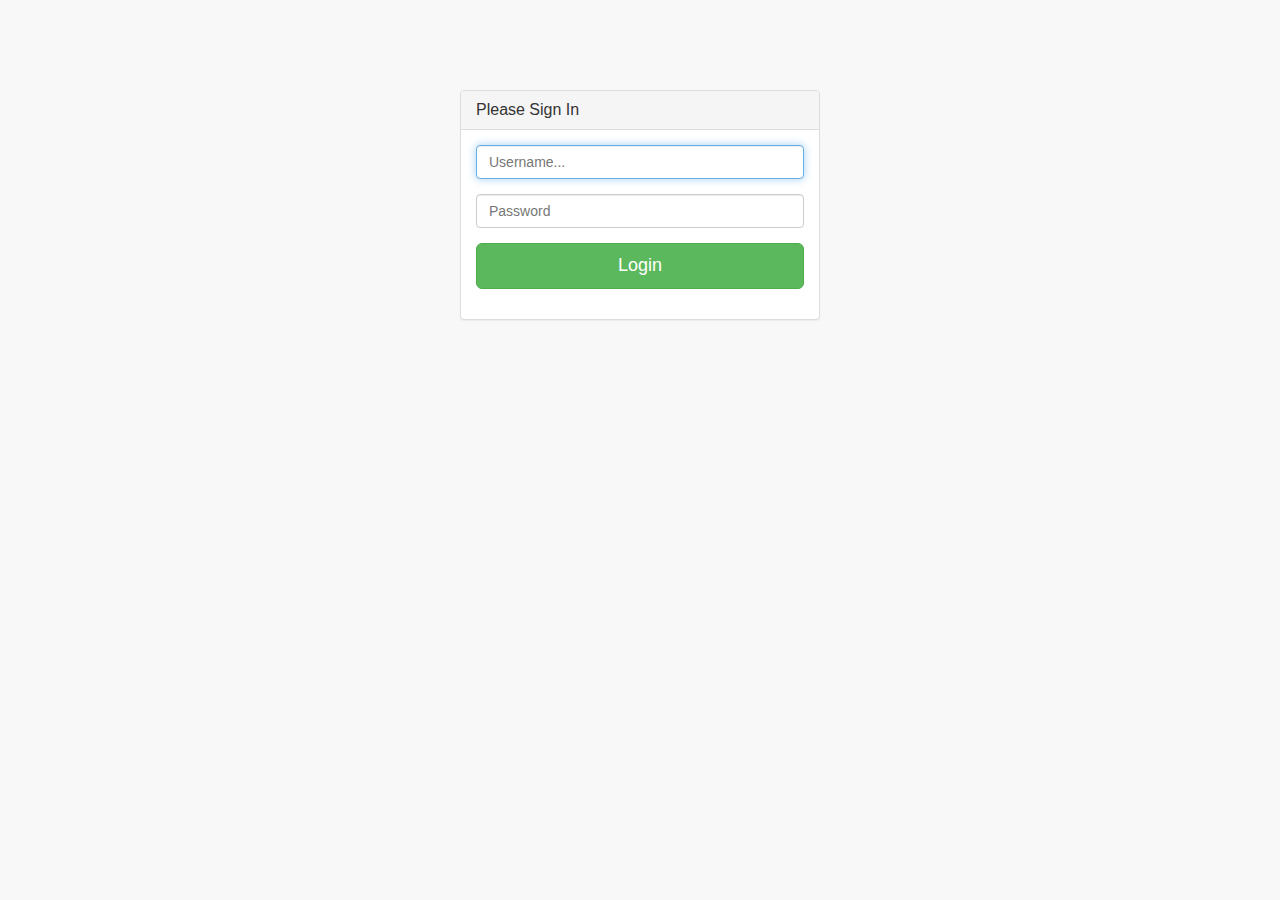
<file: NetcoolAutomationAdmin/web/login.html>
<!DOCTYPE html>
<html lang="en">

    <head>

        <meta charset="utf-8">
        <meta http-equiv="X-UA-Compatible" content="IE=edge">
        <meta name="viewport" content="width=device-width, initial-scale=1">
        <meta name="description" content="">
        <meta name="author" content="">

        <title>Netcool Automation - Login</title>

        <!-- Bootstrap Core CSS -->
        <link href="css/bootstrap.min.css" rel="stylesheet">

        <!-- MetisMenu CSS -->
        <link href="css/plugins/metisMenu/metisMenu.min.css" rel="stylesheet">

        <!-- Custom CSS -->
        <link href="css/sb-admin-2.css" rel="stylesheet">

        <!-- Custom Fonts -->
        <link href="font-awesome-4.1.0/css/font-awesome.min.css" rel="stylesheet" type="text/css">

        <!-- HTML5 Shim and Respond.js IE8 support of HTML5 elements and media queries -->
        <!-- WARNING: Respond.js doesn't work if you view the page via file:// -->
        <!--[if lt IE 9]>
            <script src="https://oss.maxcdn.com/libs/html5shiv/3.7.0/html5shiv.js"></script>
            <script src="https://oss.maxcdn.com/libs/respond.js/1.4.2/respond.min.js"></script>
        <![endif]-->

    </head>

    <body>

        <div class="container">
            <div class="row">
                <div class="col-md-4 col-md-offset-4">
                    <div class="login-panel panel panel-default">
                        <div class="panel-heading">
                            <h3 class="panel-title">Please Sign In</h3>
                        </div>
                        <div class="panel-body">
                            <form id="login-form" action="" role="form" >
                                <fieldset>
                                    <div class="form-group">
                                        <input id="user" class="form-control" placeholder="Username..." name="email" type="email" autofocus>
                                    </div>
                                    <div class="form-group">
                                        <input id="pass" class="form-control" placeholder="Password" name="password" type="password" value="">
                                    </div>
                                    <div class="form-group">
                                        <!-- Change this to a button or input when using this as a form -->
                                        <a id="login-btn"  class="btn btn-lg btn-success btn-block">Login</a>
                                    </div>
                                </fieldset>
                            </form>
                        </div>
                    </div>
                </div>
            </div>
        </div>

        <!-- jQuery Version 1.11.0 -->
        <script src="js/jquery-1.11.0.js"></script>

        <!-- Bootstrap Core JavaScript -->
        <script src="js/bootstrap.min.js"></script>

        <!-- Metis Menu Plugin JavaScript -->
        <script src="js/plugins/metisMenu/metisMenu.min.js"></script>

        <!-- Custom Theme JavaScript -->
        <script src="js/sb-admin-2.js"></script>

        <script src="js/DateFormat.js"></script>
        <script src="js/Logger.js"></script>
        <!-- Custom Theme JavaScript -->
        <script src="modules/login-module.js"></script>

    </body>

</html>
</file>
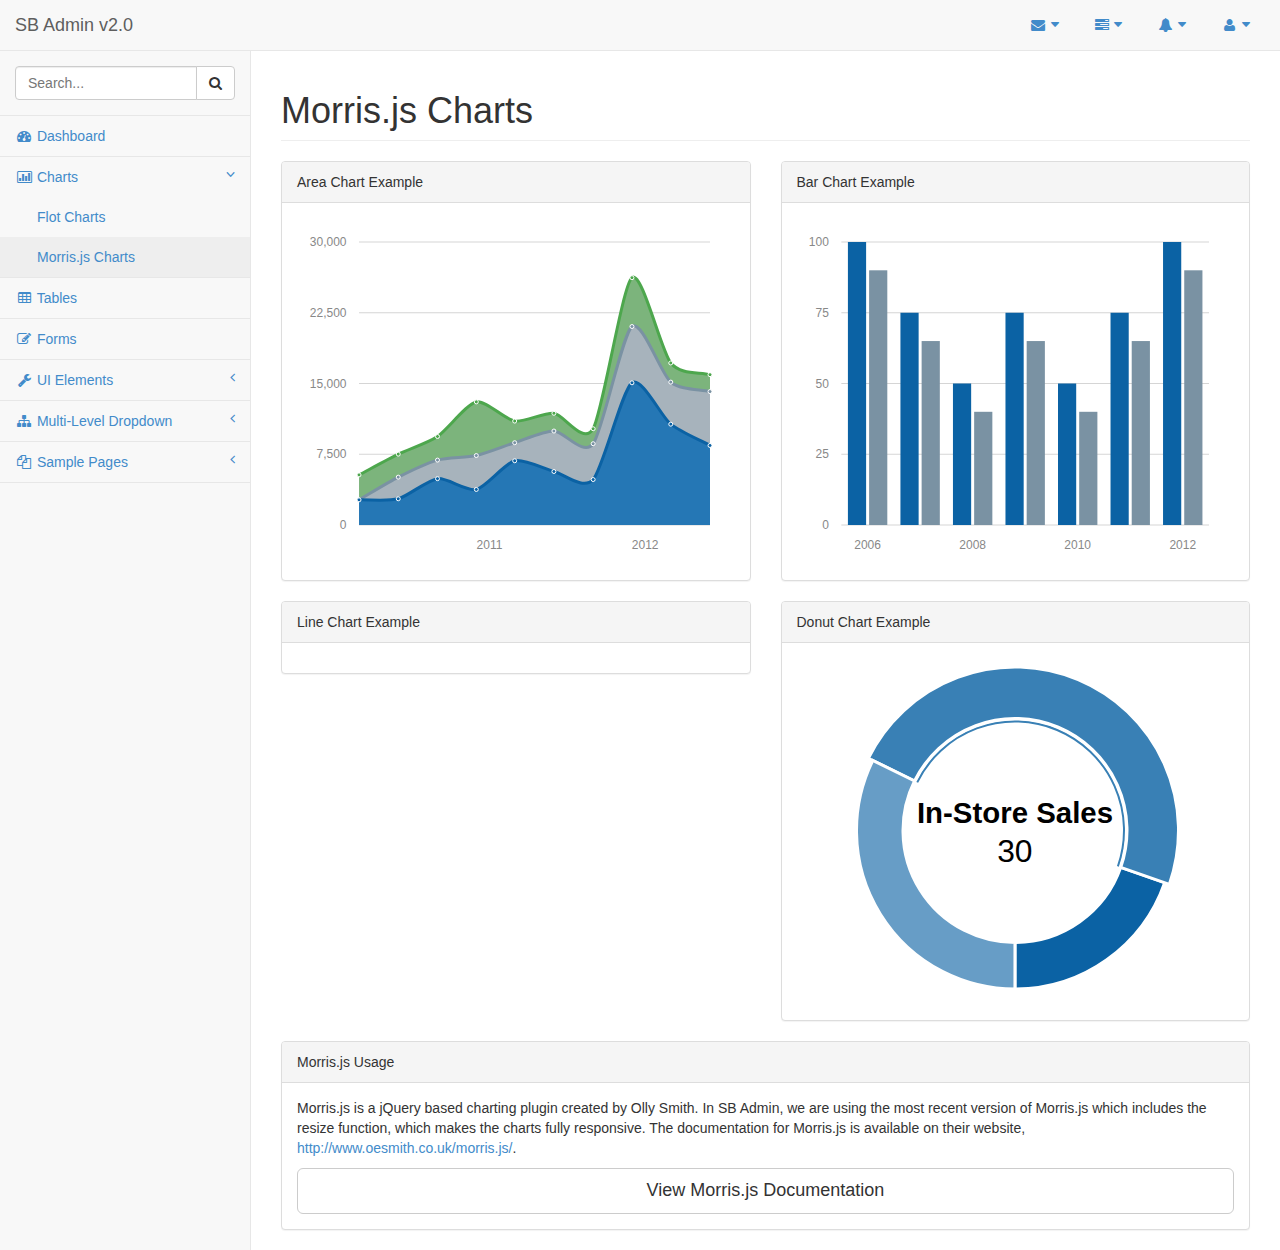
<file: NetcoolAutomationAdmin/web/morris.html>
<!DOCTYPE html>
<html lang="en">

<head>

    <meta charset="utf-8">
    <meta http-equiv="X-UA-Compatible" content="IE=edge">
    <meta name="viewport" content="width=device-width, initial-scale=1">
    <meta name="description" content="">
    <meta name="author" content="">

    <title>SB Admin 2 - Bootstrap Admin Theme</title>

    <!-- Bootstrap Core CSS -->
    <link href="css/bootstrap.min.css" rel="stylesheet">

    <!-- MetisMenu CSS -->
    <link href="css/plugins/metisMenu/metisMenu.min.css" rel="stylesheet">

    <!-- Custom CSS -->
    <link href="css/sb-admin-2.css" rel="stylesheet">

    <!-- Morris Charts CSS -->
    <link href="css/plugins/morris.css" rel="stylesheet">

    <!-- Custom Fonts -->
    <link href="font-awesome-4.1.0/css/font-awesome.min.css" rel="stylesheet" type="text/css">

    <!-- HTML5 Shim and Respond.js IE8 support of HTML5 elements and media queries -->
    <!-- WARNING: Respond.js doesn't work if you view the page via file:// -->
    <!--[if lt IE 9]>
        <script src="https://oss.maxcdn.com/libs/html5shiv/3.7.0/html5shiv.js"></script>
        <script src="https://oss.maxcdn.com/libs/respond.js/1.4.2/respond.min.js"></script>
    <![endif]-->

</head>

<body>

    <div id="wrapper">

        <!-- Navigation -->
        <nav class="navbar navbar-default navbar-static-top" role="navigation" style="margin-bottom: 0">
            <div class="navbar-header">
                <button type="button" class="navbar-toggle" data-toggle="collapse" data-target=".navbar-collapse">
                    <span class="sr-only">Toggle navigation</span>
                    <span class="icon-bar"></span>
                    <span class="icon-bar"></span>
                    <span class="icon-bar"></span>
                </button>
                <a class="navbar-brand" href="index.html">SB Admin v2.0</a>
            </div>
            <!-- /.navbar-header -->

            <ul class="nav navbar-top-links navbar-right">
                <li class="dropdown">
                    <a class="dropdown-toggle" data-toggle="dropdown" href="#">
                        <i class="fa fa-envelope fa-fw"></i>  <i class="fa fa-caret-down"></i>
                    </a>
                    <ul class="dropdown-menu dropdown-messages">
                        <li>
                            <a href="#">
                                <div>
                                    <strong>John Smith</strong>
                                    <span class="pull-right text-muted">
                                        <em>Yesterday</em>
                                    </span>
                                </div>
                                <div>Lorem ipsum dolor sit amet, consectetur adipiscing elit. Pellentesque eleifend...</div>
                            </a>
                        </li>
                        <li class="divider"></li>
                        <li>
                            <a href="#">
                                <div>
                                    <strong>John Smith</strong>
                                    <span class="pull-right text-muted">
                                        <em>Yesterday</em>
                                    </span>
                                </div>
                                <div>Lorem ipsum dolor sit amet, consectetur adipiscing elit. Pellentesque eleifend...</div>
                            </a>
                        </li>
                        <li class="divider"></li>
                        <li>
                            <a href="#">
                                <div>
                                    <strong>John Smith</strong>
                                    <span class="pull-right text-muted">
                                        <em>Yesterday</em>
                                    </span>
                                </div>
                                <div>Lorem ipsum dolor sit amet, consectetur adipiscing elit. Pellentesque eleifend...</div>
                            </a>
                        </li>
                        <li class="divider"></li>
                        <li>
                            <a class="text-center" href="#">
                                <strong>Read All Messages</strong>
                                <i class="fa fa-angle-right"></i>
                            </a>
                        </li>
                    </ul>
                    <!-- /.dropdown-messages -->
                </li>
                <!-- /.dropdown -->
                <li class="dropdown">
                    <a class="dropdown-toggle" data-toggle="dropdown" href="#">
                        <i class="fa fa-tasks fa-fw"></i>  <i class="fa fa-caret-down"></i>
                    </a>
                    <ul class="dropdown-menu dropdown-tasks">
                        <li>
                            <a href="#">
                                <div>
                                    <p>
                                        <strong>Task 1</strong>
                                        <span class="pull-right text-muted">40% Complete</span>
                                    </p>
                                    <div class="progress progress-striped active">
                                        <div class="progress-bar progress-bar-success" role="progressbar" aria-valuenow="40" aria-valuemin="0" aria-valuemax="100" style="width: 40%">
                                            <span class="sr-only">40% Complete (success)</span>
                                        </div>
                                    </div>
                                </div>
                            </a>
                        </li>
                        <li class="divider"></li>
                        <li>
                            <a href="#">
                                <div>
                                    <p>
                                        <strong>Task 2</strong>
                                        <span class="pull-right text-muted">20% Complete</span>
                                    </p>
                                    <div class="progress progress-striped active">
                                        <div class="progress-bar progress-bar-info" role="progressbar" aria-valuenow="20" aria-valuemin="0" aria-valuemax="100" style="width: 20%">
                                            <span class="sr-only">20% Complete</span>
                                        </div>
                                    </div>
                                </div>
                            </a>
                        </li>
                        <li class="divider"></li>
                        <li>
                            <a href="#">
                                <div>
                                    <p>
                                        <strong>Task 3</strong>
                                        <span class="pull-right text-muted">60% Complete</span>
                                    </p>
                                    <div class="progress progress-striped active">
                                        <div class="progress-bar progress-bar-warning" role="progressbar" aria-valuenow="60" aria-valuemin="0" aria-valuemax="100" style="width: 60%">
                                            <span class="sr-only">60% Complete (warning)</span>
                                        </div>
                                    </div>
                                </div>
                            </a>
                        </li>
                        <li class="divider"></li>
                        <li>
                            <a href="#">
                                <div>
                                    <p>
                                        <strong>Task 4</strong>
                                        <span class="pull-right text-muted">80% Complete</span>
                                    </p>
                                    <div class="progress progress-striped active">
                                        <div class="progress-bar progress-bar-danger" role="progressbar" aria-valuenow="80" aria-valuemin="0" aria-valuemax="100" style="width: 80%">
                                            <span class="sr-only">80% Complete (danger)</span>
                                        </div>
                                    </div>
                                </div>
                            </a>
                        </li>
                        <li class="divider"></li>
                        <li>
                            <a class="text-center" href="#">
                                <strong>See All Tasks</strong>
                                <i class="fa fa-angle-right"></i>
                            </a>
                        </li>
                    </ul>
                    <!-- /.dropdown-tasks -->
                </li>
                <!-- /.dropdown -->
                <li class="dropdown">
                    <a class="dropdown-toggle" data-toggle="dropdown" href="#">
                        <i class="fa fa-bell fa-fw"></i>  <i class="fa fa-caret-down"></i>
                    </a>
                    <ul class="dropdown-menu dropdown-alerts">
                        <li>
                            <a href="#">
                                <div>
                                    <i class="fa fa-comment fa-fw"></i> New Comment
                                    <span class="pull-right text-muted small">4 minutes ago</span>
                                </div>
                            </a>
                        </li>
                        <li class="divider"></li>
                        <li>
                            <a href="#">
                                <div>
                                    <i class="fa fa-twitter fa-fw"></i> 3 New Followers
                                    <span class="pull-right text-muted small">12 minutes ago</span>
                                </div>
                            </a>
                        </li>
                        <li class="divider"></li>
                        <li>
                            <a href="#">
                                <div>
                                    <i class="fa fa-envelope fa-fw"></i> Message Sent
                                    <span class="pull-right text-muted small">4 minutes ago</span>
                                </div>
                            </a>
                        </li>
                        <li class="divider"></li>
                        <li>
                            <a href="#">
                                <div>
                                    <i class="fa fa-tasks fa-fw"></i> New Task
                                    <span class="pull-right text-muted small">4 minutes ago</span>
                                </div>
                            </a>
                        </li>
                        <li class="divider"></li>
                        <li>
                            <a href="#">
                                <div>
                                    <i class="fa fa-upload fa-fw"></i> Server Rebooted
                                    <span class="pull-right text-muted small">4 minutes ago</span>
                                </div>
                            </a>
                        </li>
                        <li class="divider"></li>
                        <li>
                            <a class="text-center" href="#">
                                <strong>See All Alerts</strong>
                                <i class="fa fa-angle-right"></i>
                            </a>
                        </li>
                    </ul>
                    <!-- /.dropdown-alerts -->
                </li>
                <!-- /.dropdown -->
                <li class="dropdown">
                    <a class="dropdown-toggle" data-toggle="dropdown" href="#">
                        <i class="fa fa-user fa-fw"></i>  <i class="fa fa-caret-down"></i>
                    </a>
                    <ul class="dropdown-menu dropdown-user">
                        <li><a href="#"><i class="fa fa-user fa-fw"></i> User Profile</a>
                        </li>
                        <li><a href="#"><i class="fa fa-gear fa-fw"></i> Settings</a>
                        </li>
                        <li class="divider"></li>
                        <li><a href="login.html"><i class="fa fa-sign-out fa-fw"></i> Logout</a>
                        </li>
                    </ul>
                    <!-- /.dropdown-user -->
                </li>
                <!-- /.dropdown -->
            </ul>
            <!-- /.navbar-top-links -->

            <div class="navbar-default sidebar" role="navigation">
                <div class="sidebar-nav navbar-collapse">
                    <ul class="nav" id="side-menu">
                        <li class="sidebar-search">
                            <div class="input-group custom-search-form">
                                <input type="text" class="form-control" placeholder="Search...">
                                <span class="input-group-btn">
                                <button class="btn btn-default" type="button">
                                    <i class="fa fa-search"></i>
                                </button>
                            </span>
                            </div>
                            <!-- /input-group -->
                        </li>
                        <li>
                            <a href="index.html"><i class="fa fa-dashboard fa-fw"></i> Dashboard</a>
                        </li>
                        <li class="active">
                            <a href="#"><i class="fa fa-bar-chart-o fa-fw"></i> Charts<span class="fa arrow"></span></a>
                            <ul class="nav nav-second-level">
                                <li>
                                    <a href="flot.html">Flot Charts</a>
                                </li>
                                <li>
                                    <a class="active" href="morris.html">Morris.js Charts</a>
                                </li>
                            </ul>
                            <!-- /.nav-second-level -->
                        </li>
                        <li>
                            <a href="tables.html"><i class="fa fa-table fa-fw"></i> Tables</a>
                        </li>
                        <li>
                            <a href="forms.html"><i class="fa fa-edit fa-fw"></i> Forms</a>
                        </li>
                        <li>
                            <a href="#"><i class="fa fa-wrench fa-fw"></i> UI Elements<span class="fa arrow"></span></a>
                            <ul class="nav nav-second-level">
                                <li>
                                    <a href="panels-wells.html">Panels and Wells</a>
                                </li>
                                <li>
                                    <a href="buttons.html">Buttons</a>
                                </li>
                                <li>
                                    <a href="notifications.html">Notifications</a>
                                </li>
                                <li>
                                    <a href="typography.html">Typography</a>
                                </li>
                                <li>
                                    <a href="grid.html">Grid</a>
                                </li>
                            </ul>
                            <!-- /.nav-second-level -->
                        </li>
                        <li>
                            <a href="#"><i class="fa fa-sitemap fa-fw"></i> Multi-Level Dropdown<span class="fa arrow"></span></a>
                            <ul class="nav nav-second-level">
                                <li>
                                    <a href="#">Second Level Item</a>
                                </li>
                                <li>
                                    <a href="#">Second Level Item</a>
                                </li>
                                <li>
                                    <a href="#">Third Level <span class="fa arrow"></span></a>
                                    <ul class="nav nav-third-level">
                                        <li>
                                            <a href="#">Third Level Item</a>
                                        </li>
                                        <li>
                                            <a href="#">Third Level Item</a>
                                        </li>
                                        <li>
                                            <a href="#">Third Level Item</a>
                                        </li>
                                        <li>
                                            <a href="#">Third Level Item</a>
                                        </li>
                                    </ul>
                                    <!-- /.nav-third-level -->
                                </li>
                            </ul>
                            <!-- /.nav-second-level -->
                        </li>
                        <li>
                            <a href="#"><i class="fa fa-files-o fa-fw"></i> Sample Pages<span class="fa arrow"></span></a>
                            <ul class="nav nav-second-level">
                                <li>
                                    <a href="blank.html">Blank Page</a>
                                </li>
                                <li>
                                    <a href="login.html">Login Page</a>
                                </li>
                            </ul>
                            <!-- /.nav-second-level -->
                        </li>
                    </ul>
                </div>
                <!-- /.sidebar-collapse -->
            </div>
            <!-- /.navbar-static-side -->
        </nav>

        <div id="page-wrapper">
            <div class="row">
                <div class="col-lg-12">
                    <h1 class="page-header">Morris.js Charts</h1>
                </div>
                <!-- /.col-lg-12 -->
            </div>
            <!-- /.row -->
            <div class="row">
                <div class="col-lg-6">
                    <div class="panel panel-default">
                        <div class="panel-heading">
                            Area Chart Example
                        </div>
                        <!-- /.panel-heading -->
                        <div class="panel-body">
                            <div id="morris-area-chart"></div>
                        </div>
                        <!-- /.panel-body -->
                    </div>
                    <!-- /.panel -->
                </div>
                <!-- /.col-lg-6 -->
                <div class="col-lg-6">
                    <div class="panel panel-default">
                        <div class="panel-heading">
                            Bar Chart Example
                        </div>
                        <!-- /.panel-heading -->
                        <div class="panel-body">
                            <div id="morris-bar-chart"></div>
                        </div>
                        <!-- /.panel-body -->
                    </div>
                    <!-- /.panel -->
                </div>
                <!-- /.col-lg-6 -->
                <div class="col-lg-6">
                    <div class="panel panel-default">
                        <div class="panel-heading">
                            Line Chart Example
                        </div>
                        <!-- /.panel-heading -->
                        <div class="panel-body">
                            <div id="morris-line-chart"></div>
                        </div>
                        <!-- /.panel-body -->
                    </div>
                    <!-- /.panel -->
                </div>
                <!-- /.col-lg-6 -->
                <div class="col-lg-6">
                    <div class="panel panel-default">
                        <div class="panel-heading">
                            Donut Chart Example
                        </div>
                        <!-- /.panel-heading -->
                        <div class="panel-body">
                            <div id="morris-donut-chart"></div>
                        </div>
                        <!-- /.panel-body -->
                    </div>
                    <!-- /.panel -->
                </div>
                <!-- /.col-lg-6 -->
                <div class="col-lg-12">
                    <div class="panel panel-default">
                        <div class="panel-heading">
                            Morris.js Usage
                        </div>
                        <!-- /.panel-heading -->
                        <div class="panel-body">
                            <p>Morris.js is a jQuery based charting plugin created by Olly Smith. In SB Admin, we are using the most recent version of Morris.js which includes the resize function, which makes the charts fully responsive. The documentation for Morris.js is available on their website, <a target="_blank" href="http://www.oesmith.co.uk/morris.js/">http://www.oesmith.co.uk/morris.js/</a>.</p>
                            <a target="_blank" class="btn btn-default btn-lg btn-block" href="http://www.oesmith.co.uk/morris.js/">View Morris.js Documentation</a>
                        </div>
                        <!-- /.panel-body -->
                    </div>
                    <!-- /.panel -->
                </div>
                <!-- /.col-lg-6 -->
            </div>
            <!-- /.row -->
        </div>
        <!-- /#page-wrapper -->

    </div>
    <!-- /#wrapper -->

    <!-- jQuery Version 1.11.0 -->
    <script src="js/jquery-1.11.0.js"></script>

    <!-- Bootstrap Core JavaScript -->
    <script src="js/bootstrap.min.js"></script>

    <!-- Metis Menu Plugin JavaScript -->
    <script src="js/plugins/metisMenu/metisMenu.min.js"></script>

    <!-- Morris Charts JavaScript -->
    <script src="js/plugins/morris/raphael.min.js"></script>
    <script src="js/plugins/morris/morris.min.js"></script>
    <script src="js/plugins/morris/morris-data.js"></script>

    <!-- Custom Theme JavaScript -->
    <script src="js/sb-admin-2.js"></script>

</body>

</html>
</file>
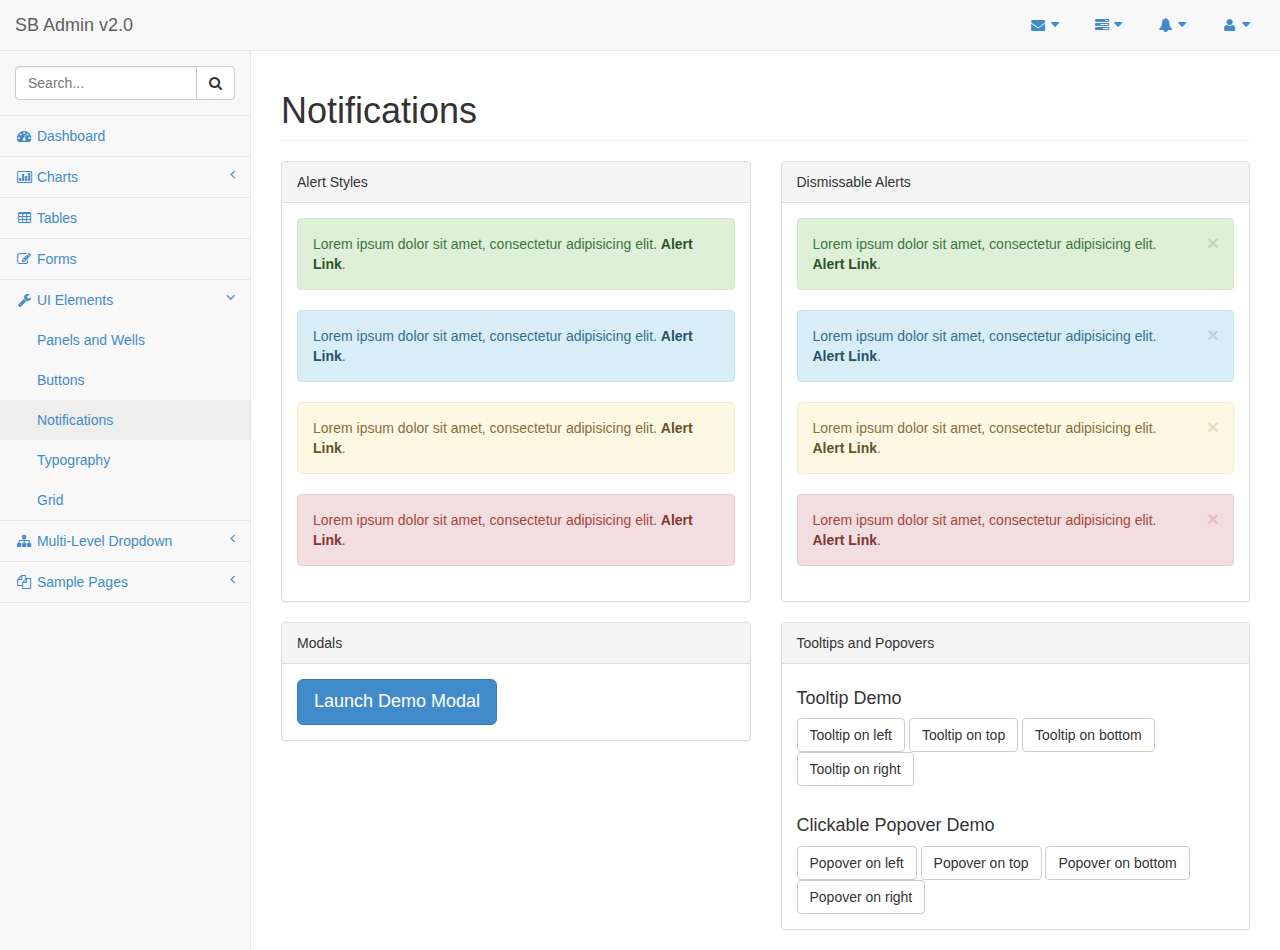
<file: NetcoolAutomationAdmin/web/notifications.html>
<!DOCTYPE html>
<html lang="en">

<head>

    <meta charset="utf-8">
    <meta http-equiv="X-UA-Compatible" content="IE=edge">
    <meta name="viewport" content="width=device-width, initial-scale=1">
    <meta name="description" content="">
    <meta name="author" content="">

    <title>SB Admin 2 - Bootstrap Admin Theme</title>

    <!-- Bootstrap Core CSS -->
    <link href="css/bootstrap.min.css" rel="stylesheet">

    <!-- MetisMenu CSS -->
    <link href="css/plugins/metisMenu/metisMenu.min.css" rel="stylesheet">

    <!-- Custom CSS -->
    <link href="css/sb-admin-2.css" rel="stylesheet">

    <!-- Custom Fonts -->
    <link href="font-awesome-4.1.0/css/font-awesome.min.css" rel="stylesheet" type="text/css">

    <!-- HTML5 Shim and Respond.js IE8 support of HTML5 elements and media queries -->
    <!-- WARNING: Respond.js doesn't work if you view the page via file:// -->
    <!--[if lt IE 9]>
        <script src="https://oss.maxcdn.com/libs/html5shiv/3.7.0/html5shiv.js"></script>
        <script src="https://oss.maxcdn.com/libs/respond.js/1.4.2/respond.min.js"></script>
    <![endif]-->

</head>

<body>

    <div id="wrapper">

        <!-- Navigation -->
        <nav class="navbar navbar-default navbar-static-top" role="navigation" style="margin-bottom: 0">
            <div class="navbar-header">
                <button type="button" class="navbar-toggle" data-toggle="collapse" data-target=".navbar-collapse">
                    <span class="sr-only">Toggle navigation</span>
                    <span class="icon-bar"></span>
                    <span class="icon-bar"></span>
                    <span class="icon-bar"></span>
                </button>
                <a class="navbar-brand" href="index.html">SB Admin v2.0</a>
            </div>
            <!-- /.navbar-header -->

            <ul class="nav navbar-top-links navbar-right">
                <li class="dropdown">
                    <a class="dropdown-toggle" data-toggle="dropdown" href="#">
                        <i class="fa fa-envelope fa-fw"></i>  <i class="fa fa-caret-down"></i>
                    </a>
                    <ul class="dropdown-menu dropdown-messages">
                        <li>
                            <a href="#">
                                <div>
                                    <strong>John Smith</strong>
                                    <span class="pull-right text-muted">
                                        <em>Yesterday</em>
                                    </span>
                                </div>
                                <div>Lorem ipsum dolor sit amet, consectetur adipiscing elit. Pellentesque eleifend...</div>
                            </a>
                        </li>
                        <li class="divider"></li>
                        <li>
                            <a href="#">
                                <div>
                                    <strong>John Smith</strong>
                                    <span class="pull-right text-muted">
                                        <em>Yesterday</em>
                                    </span>
                                </div>
                                <div>Lorem ipsum dolor sit amet, consectetur adipiscing elit. Pellentesque eleifend...</div>
                            </a>
                        </li>
                        <li class="divider"></li>
                        <li>
                            <a href="#">
                                <div>
                                    <strong>John Smith</strong>
                                    <span class="pull-right text-muted">
                                        <em>Yesterday</em>
                                    </span>
                                </div>
                                <div>Lorem ipsum dolor sit amet, consectetur adipiscing elit. Pellentesque eleifend...</div>
                            </a>
                        </li>
                        <li class="divider"></li>
                        <li>
                            <a class="text-center" href="#">
                                <strong>Read All Messages</strong>
                                <i class="fa fa-angle-right"></i>
                            </a>
                        </li>
                    </ul>
                    <!-- /.dropdown-messages -->
                </li>
                <!-- /.dropdown -->
                <li class="dropdown">
                    <a class="dropdown-toggle" data-toggle="dropdown" href="#">
                        <i class="fa fa-tasks fa-fw"></i>  <i class="fa fa-caret-down"></i>
                    </a>
                    <ul class="dropdown-menu dropdown-tasks">
                        <li>
                            <a href="#">
                                <div>
                                    <p>
                                        <strong>Task 1</strong>
                                        <span class="pull-right text-muted">40% Complete</span>
                                    </p>
                                    <div class="progress progress-striped active">
                                        <div class="progress-bar progress-bar-success" role="progressbar" aria-valuenow="40" aria-valuemin="0" aria-valuemax="100" style="width: 40%">
                                            <span class="sr-only">40% Complete (success)</span>
                                        </div>
                                    </div>
                                </div>
                            </a>
                        </li>
                        <li class="divider"></li>
                        <li>
                            <a href="#">
                                <div>
                                    <p>
                                        <strong>Task 2</strong>
                                        <span class="pull-right text-muted">20% Complete</span>
                                    </p>
                                    <div class="progress progress-striped active">
                                        <div class="progress-bar progress-bar-info" role="progressbar" aria-valuenow="20" aria-valuemin="0" aria-valuemax="100" style="width: 20%">
                                            <span class="sr-only">20% Complete</span>
                                        </div>
                                    </div>
                                </div>
                            </a>
                        </li>
                        <li class="divider"></li>
                        <li>
                            <a href="#">
                                <div>
                                    <p>
                                        <strong>Task 3</strong>
                                        <span class="pull-right text-muted">60% Complete</span>
                                    </p>
                                    <div class="progress progress-striped active">
                                        <div class="progress-bar progress-bar-warning" role="progressbar" aria-valuenow="60" aria-valuemin="0" aria-valuemax="100" style="width: 60%">
                                            <span class="sr-only">60% Complete (warning)</span>
                                        </div>
                                    </div>
                                </div>
                            </a>
                        </li>
                        <li class="divider"></li>
                        <li>
                            <a href="#">
                                <div>
                                    <p>
                                        <strong>Task 4</strong>
                                        <span class="pull-right text-muted">80% Complete</span>
                                    </p>
                                    <div class="progress progress-striped active">
                                        <div class="progress-bar progress-bar-danger" role="progressbar" aria-valuenow="80" aria-valuemin="0" aria-valuemax="100" style="width: 80%">
                                            <span class="sr-only">80% Complete (danger)</span>
                                        </div>
                                    </div>
                                </div>
                            </a>
                        </li>
                        <li class="divider"></li>
                        <li>
                            <a class="text-center" href="#">
                                <strong>See All Tasks</strong>
                                <i class="fa fa-angle-right"></i>
                            </a>
                        </li>
                    </ul>
                    <!-- /.dropdown-tasks -->
                </li>
                <!-- /.dropdown -->
                <li class="dropdown">
                    <a class="dropdown-toggle" data-toggle="dropdown" href="#">
                        <i class="fa fa-bell fa-fw"></i>  <i class="fa fa-caret-down"></i>
                    </a>
                    <ul class="dropdown-menu dropdown-alerts">
                        <li>
                            <a href="#">
                                <div>
                                    <i class="fa fa-comment fa-fw"></i> New Comment
                                    <span class="pull-right text-muted small">4 minutes ago</span>
                                </div>
                            </a>
                        </li>
                        <li class="divider"></li>
                        <li>
                            <a href="#">
                                <div>
                                    <i class="fa fa-twitter fa-fw"></i> 3 New Followers
                                    <span class="pull-right text-muted small">12 minutes ago</span>
                                </div>
                            </a>
                        </li>
                        <li class="divider"></li>
                        <li>
                            <a href="#">
                                <div>
                                    <i class="fa fa-envelope fa-fw"></i> Message Sent
                                    <span class="pull-right text-muted small">4 minutes ago</span>
                                </div>
                            </a>
                        </li>
                        <li class="divider"></li>
                        <li>
                            <a href="#">
                                <div>
                                    <i class="fa fa-tasks fa-fw"></i> New Task
                                    <span class="pull-right text-muted small">4 minutes ago</span>
                                </div>
                            </a>
                        </li>
                        <li class="divider"></li>
                        <li>
                            <a href="#">
                                <div>
                                    <i class="fa fa-upload fa-fw"></i> Server Rebooted
                                    <span class="pull-right text-muted small">4 minutes ago</span>
                                </div>
                            </a>
                        </li>
                        <li class="divider"></li>
                        <li>
                            <a class="text-center" href="#">
                                <strong>See All Alerts</strong>
                                <i class="fa fa-angle-right"></i>
                            </a>
                        </li>
                    </ul>
                    <!-- /.dropdown-alerts -->
                </li>
                <!-- /.dropdown -->
                <li class="dropdown">
                    <a class="dropdown-toggle" data-toggle="dropdown" href="#">
                        <i class="fa fa-user fa-fw"></i>  <i class="fa fa-caret-down"></i>
                    </a>
                    <ul class="dropdown-menu dropdown-user">
                        <li><a href="#"><i class="fa fa-user fa-fw"></i> User Profile</a>
                        </li>
                        <li><a href="#"><i class="fa fa-gear fa-fw"></i> Settings</a>
                        </li>
                        <li class="divider"></li>
                        <li><a href="login.html"><i class="fa fa-sign-out fa-fw"></i> Logout</a>
                        </li>
                    </ul>
                    <!-- /.dropdown-user -->
                </li>
                <!-- /.dropdown -->
            </ul>
            <!-- /.navbar-top-links -->

            <div class="navbar-default sidebar" role="navigation">
                <div class="sidebar-nav navbar-collapse">
                    <ul class="nav" id="side-menu">
                        <li class="sidebar-search">
                            <div class="input-group custom-search-form">
                                <input type="text" class="form-control" placeholder="Search...">
                                <span class="input-group-btn">
                                <button class="btn btn-default" type="button">
                                    <i class="fa fa-search"></i>
                                </button>
                            </span>
                            </div>
                            <!-- /input-group -->
                        </li>
                        <li>
                            <a href="index.html"><i class="fa fa-dashboard fa-fw"></i> Dashboard</a>
                        </li>
                        <li>
                            <a href="#"><i class="fa fa-bar-chart-o fa-fw"></i> Charts<span class="fa arrow"></span></a>
                            <ul class="nav nav-second-level">
                                <li>
                                    <a href="flot.html">Flot Charts</a>
                                </li>
                                <li>
                                    <a href="morris.html">Morris.js Charts</a>
                                </li>
                            </ul>
                            <!-- /.nav-second-level -->
                        </li>
                        <li>
                            <a href="tables.html"><i class="fa fa-table fa-fw"></i> Tables</a>
                        </li>
                        <li>
                            <a href="forms.html"><i class="fa fa-edit fa-fw"></i> Forms</a>
                        </li>
                        <li class="active">
                            <a href="#"><i class="fa fa-wrench fa-fw"></i> UI Elements<span class="fa arrow"></span></a>
                            <ul class="nav nav-second-level">
                                <li>
                                    <a href="panels-wells.html">Panels and Wells</a>
                                </li>
                                <li>
                                    <a href="buttons.html">Buttons</a>
                                </li>
                                <li>
                                    <a class="active" href="notifications.html">Notifications</a>
                                </li>
                                <li>
                                    <a href="typography.html">Typography</a>
                                </li>
                                <li>
                                    <a href="grid.html">Grid</a>
                                </li>
                            </ul>
                            <!-- /.nav-second-level -->
                        </li>
                        <li>
                            <a href="#"><i class="fa fa-sitemap fa-fw"></i> Multi-Level Dropdown<span class="fa arrow"></span></a>
                            <ul class="nav nav-second-level">
                                <li>
                                    <a href="#">Second Level Item</a>
                                </li>
                                <li>
                                    <a href="#">Second Level Item</a>
                                </li>
                                <li>
                                    <a href="#">Third Level <span class="fa arrow"></span></a>
                                    <ul class="nav nav-third-level">
                                        <li>
                                            <a href="#">Third Level Item</a>
                                        </li>
                                        <li>
                                            <a href="#">Third Level Item</a>
                                        </li>
                                        <li>
                                            <a href="#">Third Level Item</a>
                                        </li>
                                        <li>
                                            <a href="#">Third Level Item</a>
                                        </li>
                                    </ul>
                                    <!-- /.nav-third-level -->
                                </li>
                            </ul>
                            <!-- /.nav-second-level -->
                        </li>
                        <li>
                            <a href="#"><i class="fa fa-files-o fa-fw"></i> Sample Pages<span class="fa arrow"></span></a>
                            <ul class="nav nav-second-level">
                                <li>
                                    <a href="blank.html">Blank Page</a>
                                </li>
                                <li>
                                    <a href="login.html">Login Page</a>
                                </li>
                            </ul>
                            <!-- /.nav-second-level -->
                        </li>
                    </ul>
                </div>
                <!-- /.sidebar-collapse -->
            </div>
            <!-- /.navbar-static-side -->
        </nav>

        <div id="page-wrapper">
            <div class="row">
                <div class="col-lg-12">
                    <h1 class="page-header">Notifications</h1>
                </div>
                <!-- /.col-lg-12 -->
            </div>
            <!-- /.row -->
            <div class="row">
                <div class="col-lg-6">
                    <div class="panel panel-default">
                        <div class="panel-heading">
                            Alert Styles
                        </div>
                        <!-- /.panel-heading -->
                        <div class="panel-body">
                            <div class="alert alert-success">
                                Lorem ipsum dolor sit amet, consectetur adipisicing elit. <a href="#" class="alert-link">Alert Link</a>.
                            </div>
                            <div class="alert alert-info">
                                Lorem ipsum dolor sit amet, consectetur adipisicing elit. <a href="#" class="alert-link">Alert Link</a>.
                            </div>
                            <div class="alert alert-warning">
                                Lorem ipsum dolor sit amet, consectetur adipisicing elit. <a href="#" class="alert-link">Alert Link</a>.
                            </div>
                            <div class="alert alert-danger">
                                Lorem ipsum dolor sit amet, consectetur adipisicing elit. <a href="#" class="alert-link">Alert Link</a>.
                            </div>
                        </div>
                        <!-- .panel-body -->
                    </div>
                    <!-- /.panel -->
                </div>
                <!-- /.col-lg-6 -->
                <div class="col-lg-6">
                    <div class="panel panel-default">
                        <div class="panel-heading">
                            Dismissable Alerts
                        </div>
                        <!-- /.panel-heading -->
                        <div class="panel-body">
                            <div class="alert alert-success alert-dismissable">
                                <button type="button" class="close" data-dismiss="alert" aria-hidden="true">&times;</button>
                                Lorem ipsum dolor sit amet, consectetur adipisicing elit. <a href="#" class="alert-link">Alert Link</a>.
                            </div>
                            <div class="alert alert-info alert-dismissable">
                                <button type="button" class="close" data-dismiss="alert" aria-hidden="true">&times;</button>
                                Lorem ipsum dolor sit amet, consectetur adipisicing elit. <a href="#" class="alert-link">Alert Link</a>.
                            </div>
                            <div class="alert alert-warning alert-dismissable">
                                <button type="button" class="close" data-dismiss="alert" aria-hidden="true">&times;</button>
                                Lorem ipsum dolor sit amet, consectetur adipisicing elit. <a href="#" class="alert-link">Alert Link</a>.
                            </div>
                            <div class="alert alert-danger alert-dismissable">
                                <button type="button" class="close" data-dismiss="alert" aria-hidden="true">&times;</button>
                                Lorem ipsum dolor sit amet, consectetur adipisicing elit. <a href="#" class="alert-link">Alert Link</a>.
                            </div>
                        </div>
                        <!-- .panel-body -->
                    </div>
                    <!-- /.panel -->
                </div>
                <!-- /.col-lg-6 -->
            </div>
            <!-- /.row -->
            <div class="row">
                <div class="col-lg-6">
                    <div class="panel panel-default">
                        <div class="panel-heading">
                            Modals
                        </div>
                        <!-- /.panel-heading -->
                        <div class="panel-body">
                            <!-- Button trigger modal -->
                            <button class="btn btn-primary btn-lg" data-toggle="modal" data-target="#myModal">
                                Launch Demo Modal
                            </button>
                            <!-- Modal -->
                            <div class="modal fade" id="myModal" tabindex="-1" role="dialog" aria-labelledby="myModalLabel" aria-hidden="true">
                                <div class="modal-dialog">
                                    <div class="modal-content">
                                        <div class="modal-header">
                                            <button type="button" class="close" data-dismiss="modal" aria-hidden="true">&times;</button>
                                            <h4 class="modal-title" id="myModalLabel">Modal title</h4>
                                        </div>
                                        <div class="modal-body">
                                            Lorem ipsum dolor sit amet, consectetur adipisicing elit, sed do eiusmod tempor incididunt ut labore et dolore magna aliqua. Ut enim ad minim veniam, quis nostrud exercitation ullamco laboris nisi ut aliquip ex ea commodo consequat. Duis aute irure dolor in reprehenderit in voluptate velit esse cillum dolore eu fugiat nulla pariatur. Excepteur sint occaecat cupidatat non proident, sunt in culpa qui officia deserunt mollit anim id est laborum.
                                        </div>
                                        <div class="modal-footer">
                                            <button type="button" class="btn btn-default" data-dismiss="modal">Close</button>
                                            <button type="button" class="btn btn-primary">Save changes</button>
                                        </div>
                                    </div>
                                    <!-- /.modal-content -->
                                </div>
                                <!-- /.modal-dialog -->
                            </div>
                            <!-- /.modal -->
                        </div>
                        <!-- .panel-body -->
                    </div>
                    <!-- /.panel -->
                </div>
                <!-- /.col-lg-6 -->
                <div class="col-lg-6">
                    <div class="panel panel-default">
                        <div class="panel-heading">
                            Tooltips and Popovers
                        </div>
                        <!-- /.panel-heading -->
                        <div class="panel-body">
                            <h4>Tooltip Demo</h4>
                            <div class="tooltip-demo">
                                <button type="button" class="btn btn-default" data-toggle="tooltip" data-placement="left" title="Tooltip on left">Tooltip on left</button>
                                <button type="button" class="btn btn-default" data-toggle="tooltip" data-placement="top" title="Tooltip on top">Tooltip on top</button>
                                <button type="button" class="btn btn-default" data-toggle="tooltip" data-placement="bottom" title="Tooltip on bottom">Tooltip on bottom</button>
                                <button type="button" class="btn btn-default" data-toggle="tooltip" data-placement="right" title="Tooltip on right">Tooltip on right</button>
                            </div>
                            <br>
                            <h4>Clickable Popover Demo</h4>
                            <div class="tooltip-demo">
                                <button type="button" class="btn btn-default" data-container="body" data-toggle="popover" data-placement="left" data-content="Vivamus sagittis lacus vel augue laoreet rutrum faucibus.">
                                    Popover on left
                                </button>
                                <button type="button" class="btn btn-default" data-container="body" data-toggle="popover" data-placement="top" data-content="Vivamus sagittis lacus vel augue laoreet rutrum faucibus.">
                                    Popover on top
                                </button>
                                <button type="button" class="btn btn-default" data-container="body" data-toggle="popover" data-placement="bottom" data-content="Vivamus sagittis lacus vel augue laoreet rutrum faucibus.">
                                    Popover on bottom
                                </button>
                                <button type="button" class="btn btn-default" data-container="body" data-toggle="popover" data-placement="right" data-content="Vivamus sagittis lacus vel augue laoreet rutrum faucibus.">
                                    Popover on right
                                </button>
                            </div>
                        </div>
                        <!-- .panel-body -->
                    </div>
                    <!-- /.panel -->
                </div>
                <!-- /.col-lg-6 -->
            </div>
            <!-- /.row -->
        </div>
        <!-- /#page-wrapper -->

    </div>
    <!-- /#wrapper -->

    <!-- jQuery Version 1.11.0 -->
    <script src="js/jquery-1.11.0.js"></script>

    <!-- Bootstrap Core JavaScript -->
    <script src="js/bootstrap.min.js"></script>

    <!-- Metis Menu Plugin JavaScript -->
    <script src="js/plugins/metisMenu/metisMenu.min.js"></script>

    <!-- Custom Theme JavaScript -->
    <script src="js/sb-admin-2.js"></script>

    <!-- Page-Level Demo Scripts - Notifications - Use for reference -->
    <script>
    // tooltip demo
    $('.tooltip-demo').tooltip({
        selector: "[data-toggle=tooltip]",
        container: "body"
    })

    // popover demo
    $("[data-toggle=popover]")
        .popover()
    </script>

</body>

</html>
</file>
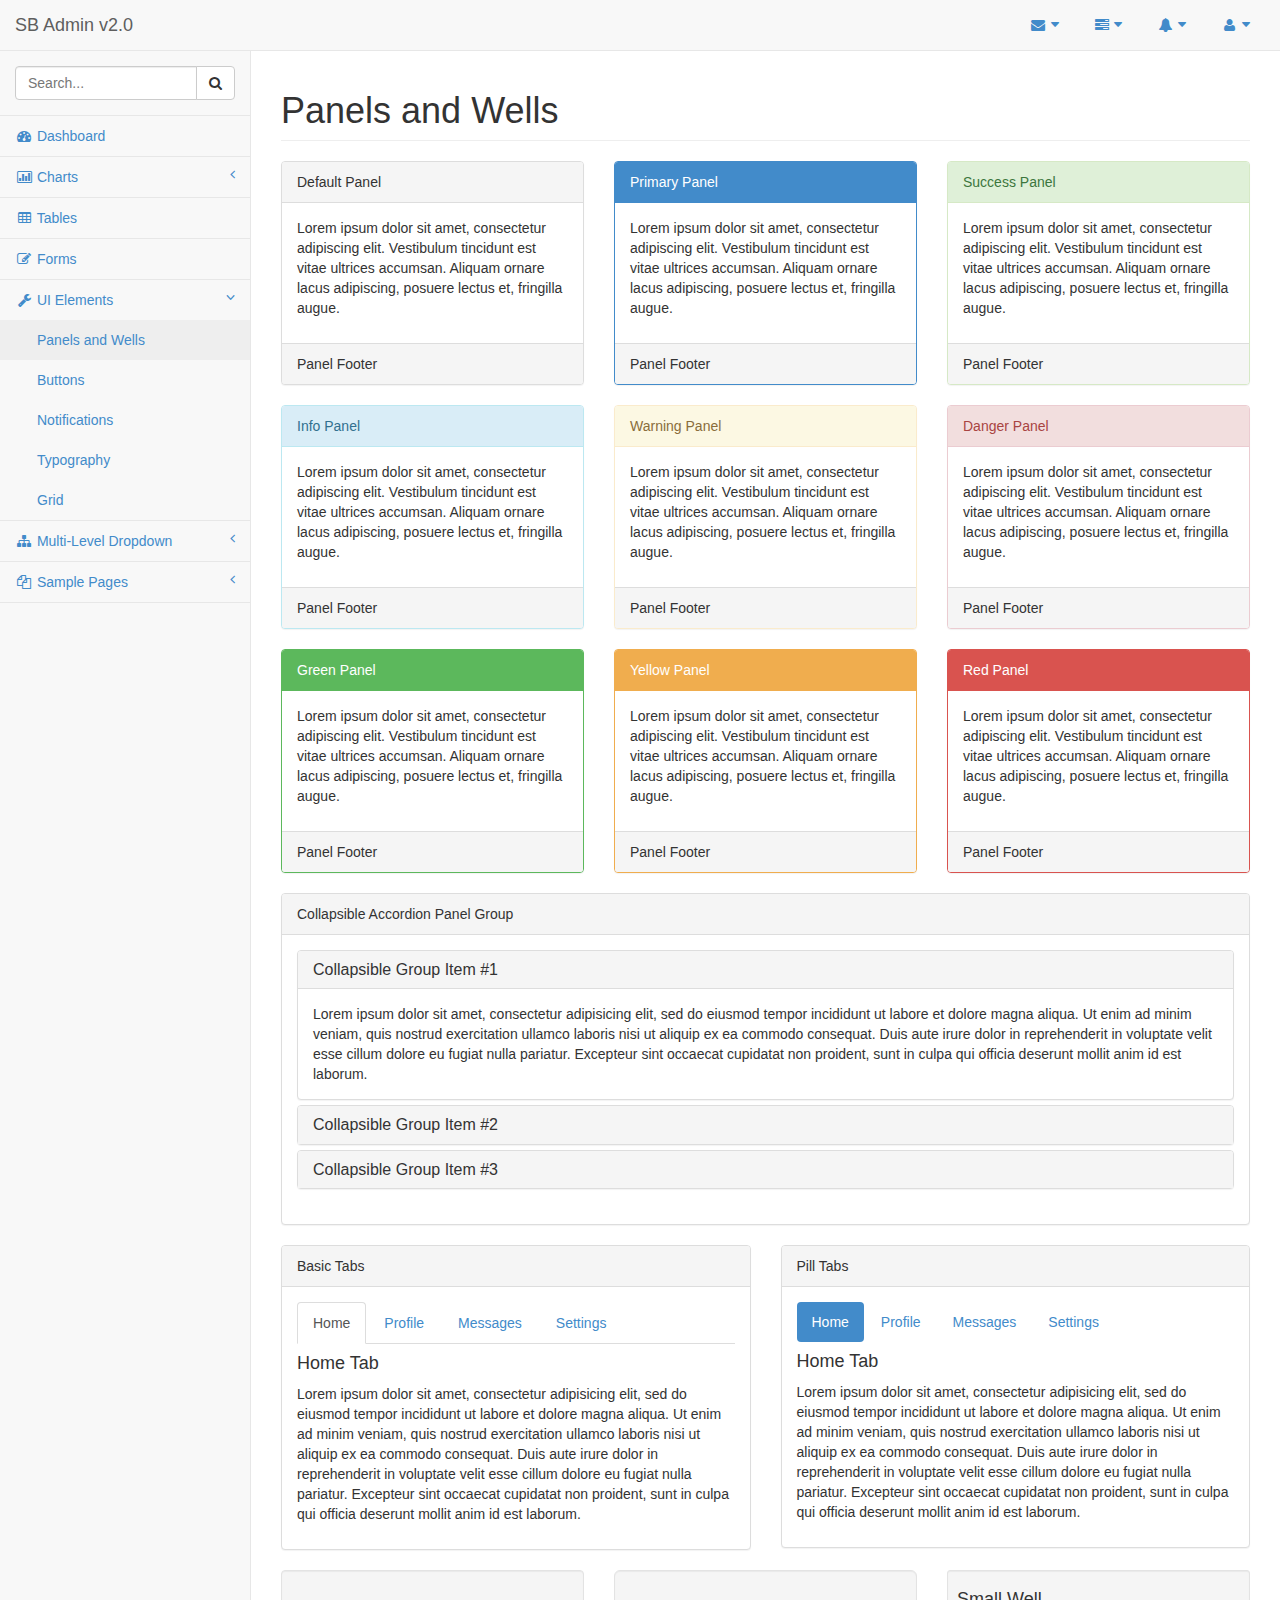
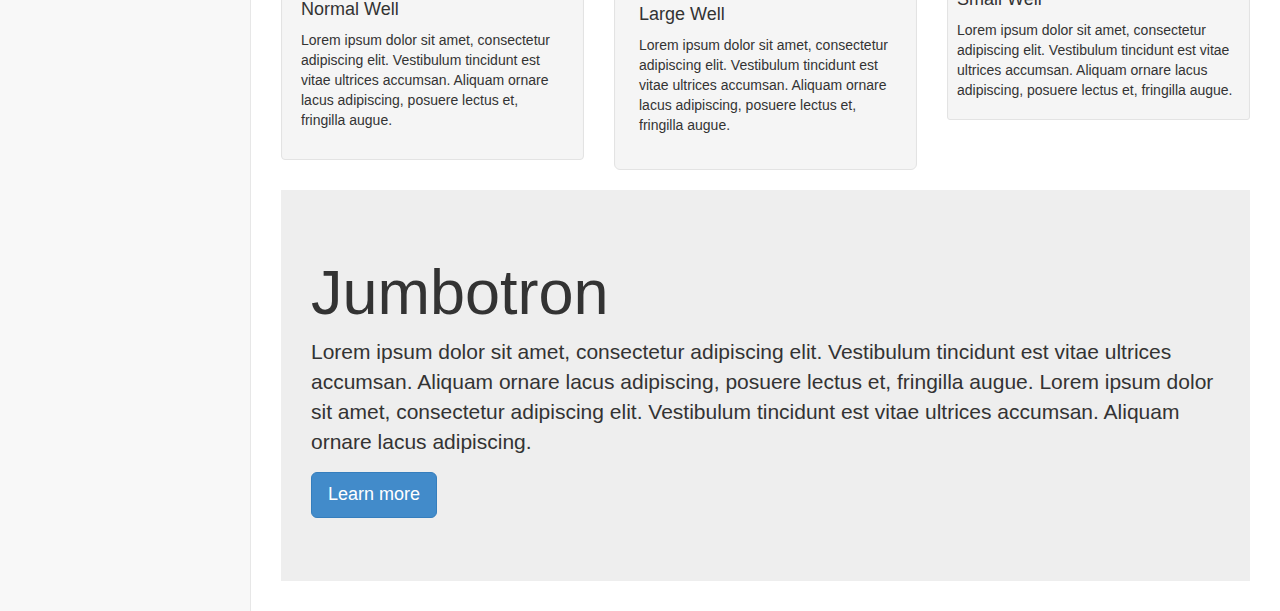
<file: NetcoolAutomationAdmin/web/panels-wells.html>
<!DOCTYPE html>
<html lang="en">

<head>

    <meta charset="utf-8">
    <meta http-equiv="X-UA-Compatible" content="IE=edge">
    <meta name="viewport" content="width=device-width, initial-scale=1">
    <meta name="description" content="">
    <meta name="author" content="">

    <title>SB Admin 2 - Bootstrap Admin Theme</title>

    <!-- Bootstrap Core CSS -->
    <link href="css/bootstrap.min.css" rel="stylesheet">

    <!-- MetisMenu CSS -->
    <link href="css/plugins/metisMenu/metisMenu.min.css" rel="stylesheet">

    <!-- Custom CSS -->
    <link href="css/sb-admin-2.css" rel="stylesheet">

    <!-- Custom Fonts -->
    <link href="font-awesome-4.1.0/css/font-awesome.min.css" rel="stylesheet" type="text/css">

    <!-- HTML5 Shim and Respond.js IE8 support of HTML5 elements and media queries -->
    <!-- WARNING: Respond.js doesn't work if you view the page via file:// -->
    <!--[if lt IE 9]>
        <script src="https://oss.maxcdn.com/libs/html5shiv/3.7.0/html5shiv.js"></script>
        <script src="https://oss.maxcdn.com/libs/respond.js/1.4.2/respond.min.js"></script>
    <![endif]-->

</head>

<body>

    <div id="wrapper">

        <!-- Navigation -->
        <nav class="navbar navbar-default navbar-static-top" role="navigation" style="margin-bottom: 0">
            <div class="navbar-header">
                <button type="button" class="navbar-toggle" data-toggle="collapse" data-target=".navbar-collapse">
                    <span class="sr-only">Toggle navigation</span>
                    <span class="icon-bar"></span>
                    <span class="icon-bar"></span>
                    <span class="icon-bar"></span>
                </button>
                <a class="navbar-brand" href="index.html">SB Admin v2.0</a>
            </div>
            <!-- /.navbar-header -->

            <ul class="nav navbar-top-links navbar-right">
                <li class="dropdown">
                    <a class="dropdown-toggle" data-toggle="dropdown" href="#">
                        <i class="fa fa-envelope fa-fw"></i>  <i class="fa fa-caret-down"></i>
                    </a>
                    <ul class="dropdown-menu dropdown-messages">
                        <li>
                            <a href="#">
                                <div>
                                    <strong>John Smith</strong>
                                    <span class="pull-right text-muted">
                                        <em>Yesterday</em>
                                    </span>
                                </div>
                                <div>Lorem ipsum dolor sit amet, consectetur adipiscing elit. Pellentesque eleifend...</div>
                            </a>
                        </li>
                        <li class="divider"></li>
                        <li>
                            <a href="#">
                                <div>
                                    <strong>John Smith</strong>
                                    <span class="pull-right text-muted">
                                        <em>Yesterday</em>
                                    </span>
                                </div>
                                <div>Lorem ipsum dolor sit amet, consectetur adipiscing elit. Pellentesque eleifend...</div>
                            </a>
                        </li>
                        <li class="divider"></li>
                        <li>
                            <a href="#">
                                <div>
                                    <strong>John Smith</strong>
                                    <span class="pull-right text-muted">
                                        <em>Yesterday</em>
                                    </span>
                                </div>
                                <div>Lorem ipsum dolor sit amet, consectetur adipiscing elit. Pellentesque eleifend...</div>
                            </a>
                        </li>
                        <li class="divider"></li>
                        <li>
                            <a class="text-center" href="#">
                                <strong>Read All Messages</strong>
                                <i class="fa fa-angle-right"></i>
                            </a>
                        </li>
                    </ul>
                    <!-- /.dropdown-messages -->
                </li>
                <!-- /.dropdown -->
                <li class="dropdown">
                    <a class="dropdown-toggle" data-toggle="dropdown" href="#">
                        <i class="fa fa-tasks fa-fw"></i>  <i class="fa fa-caret-down"></i>
                    </a>
                    <ul class="dropdown-menu dropdown-tasks">
                        <li>
                            <a href="#">
                                <div>
                                    <p>
                                        <strong>Task 1</strong>
                                        <span class="pull-right text-muted">40% Complete</span>
                                    </p>
                                    <div class="progress progress-striped active">
                                        <div class="progress-bar progress-bar-success" role="progressbar" aria-valuenow="40" aria-valuemin="0" aria-valuemax="100" style="width: 40%">
                                            <span class="sr-only">40% Complete (success)</span>
                                        </div>
                                    </div>
                                </div>
                            </a>
                        </li>
                        <li class="divider"></li>
                        <li>
                            <a href="#">
                                <div>
                                    <p>
                                        <strong>Task 2</strong>
                                        <span class="pull-right text-muted">20% Complete</span>
                                    </p>
                                    <div class="progress progress-striped active">
                                        <div class="progress-bar progress-bar-info" role="progressbar" aria-valuenow="20" aria-valuemin="0" aria-valuemax="100" style="width: 20%">
                                            <span class="sr-only">20% Complete</span>
                                        </div>
                                    </div>
                                </div>
                            </a>
                        </li>
                        <li class="divider"></li>
                        <li>
                            <a href="#">
                                <div>
                                    <p>
                                        <strong>Task 3</strong>
                                        <span class="pull-right text-muted">60% Complete</span>
                                    </p>
                                    <div class="progress progress-striped active">
                                        <div class="progress-bar progress-bar-warning" role="progressbar" aria-valuenow="60" aria-valuemin="0" aria-valuemax="100" style="width: 60%">
                                            <span class="sr-only">60% Complete (warning)</span>
                                        </div>
                                    </div>
                                </div>
                            </a>
                        </li>
                        <li class="divider"></li>
                        <li>
                            <a href="#">
                                <div>
                                    <p>
                                        <strong>Task 4</strong>
                                        <span class="pull-right text-muted">80% Complete</span>
                                    </p>
                                    <div class="progress progress-striped active">
                                        <div class="progress-bar progress-bar-danger" role="progressbar" aria-valuenow="80" aria-valuemin="0" aria-valuemax="100" style="width: 80%">
                                            <span class="sr-only">80% Complete (danger)</span>
                                        </div>
                                    </div>
                                </div>
                            </a>
                        </li>
                        <li class="divider"></li>
                        <li>
                            <a class="text-center" href="#">
                                <strong>See All Tasks</strong>
                                <i class="fa fa-angle-right"></i>
                            </a>
                        </li>
                    </ul>
                    <!-- /.dropdown-tasks -->
                </li>
                <!-- /.dropdown -->
                <li class="dropdown">
                    <a class="dropdown-toggle" data-toggle="dropdown" href="#">
                        <i class="fa fa-bell fa-fw"></i>  <i class="fa fa-caret-down"></i>
                    </a>
                    <ul class="dropdown-menu dropdown-alerts">
                        <li>
                            <a href="#">
                                <div>
                                    <i class="fa fa-comment fa-fw"></i> New Comment
                                    <span class="pull-right text-muted small">4 minutes ago</span>
                                </div>
                            </a>
                        </li>
                        <li class="divider"></li>
                        <li>
                            <a href="#">
                                <div>
                                    <i class="fa fa-twitter fa-fw"></i> 3 New Followers
                                    <span class="pull-right text-muted small">12 minutes ago</span>
                                </div>
                            </a>
                        </li>
                        <li class="divider"></li>
                        <li>
                            <a href="#">
                                <div>
                                    <i class="fa fa-envelope fa-fw"></i> Message Sent
                                    <span class="pull-right text-muted small">4 minutes ago</span>
                                </div>
                            </a>
                        </li>
                        <li class="divider"></li>
                        <li>
                            <a href="#">
                                <div>
                                    <i class="fa fa-tasks fa-fw"></i> New Task
                                    <span class="pull-right text-muted small">4 minutes ago</span>
                                </div>
                            </a>
                        </li>
                        <li class="divider"></li>
                        <li>
                            <a href="#">
                                <div>
                                    <i class="fa fa-upload fa-fw"></i> Server Rebooted
                                    <span class="pull-right text-muted small">4 minutes ago</span>
                                </div>
                            </a>
                        </li>
                        <li class="divider"></li>
                        <li>
                            <a class="text-center" href="#">
                                <strong>See All Alerts</strong>
                                <i class="fa fa-angle-right"></i>
                            </a>
                        </li>
                    </ul>
                    <!-- /.dropdown-alerts -->
                </li>
                <!-- /.dropdown -->
                <li class="dropdown">
                    <a class="dropdown-toggle" data-toggle="dropdown" href="#">
                        <i class="fa fa-user fa-fw"></i>  <i class="fa fa-caret-down"></i>
                    </a>
                    <ul class="dropdown-menu dropdown-user">
                        <li><a href="#"><i class="fa fa-user fa-fw"></i> User Profile</a>
                        </li>
                        <li><a href="#"><i class="fa fa-gear fa-fw"></i> Settings</a>
                        </li>
                        <li class="divider"></li>
                        <li><a href="login.html"><i class="fa fa-sign-out fa-fw"></i> Logout</a>
                        </li>
                    </ul>
                    <!-- /.dropdown-user -->
                </li>
                <!-- /.dropdown -->
            </ul>
            <!-- /.navbar-top-links -->

            <div class="navbar-default sidebar" role="navigation">
                <div class="sidebar-nav navbar-collapse">
                    <ul class="nav" id="side-menu">
                        <li class="sidebar-search">
                            <div class="input-group custom-search-form">
                                <input type="text" class="form-control" placeholder="Search...">
                                <span class="input-group-btn">
                                <button class="btn btn-default" type="button">
                                    <i class="fa fa-search"></i>
                                </button>
                            </span>
                            </div>
                            <!-- /input-group -->
                        </li>
                        <li>
                            <a href="index.html"><i class="fa fa-dashboard fa-fw"></i> Dashboard</a>
                        </li>
                        <li>
                            <a href="#"><i class="fa fa-bar-chart-o fa-fw"></i> Charts<span class="fa arrow"></span></a>
                            <ul class="nav nav-second-level">
                                <li>
                                    <a href="flot.html">Flot Charts</a>
                                </li>
                                <li>
                                    <a href="morris.html">Morris.js Charts</a>
                                </li>
                            </ul>
                            <!-- /.nav-second-level -->
                        </li>
                        <li>
                            <a href="tables.html"><i class="fa fa-table fa-fw"></i> Tables</a>
                        </li>
                        <li>
                            <a href="forms.html"><i class="fa fa-edit fa-fw"></i> Forms</a>
                        </li>
                        <li class="active">
                            <a href="#"><i class="fa fa-wrench fa-fw"></i> UI Elements<span class="fa arrow"></span></a>
                            <ul class="nav nav-second-level">
                                <li>
                                    <a class="active" href="panels-wells.html">Panels and Wells</a>
                                </li>
                                <li>
                                    <a href="buttons.html">Buttons</a>
                                </li>
                                <li>
                                    <a href="notifications.html">Notifications</a>
                                </li>
                                <li>
                                    <a href="typography.html">Typography</a>
                                </li>
                                <li>
                                    <a href="grid.html">Grid</a>
                                </li>
                            </ul>
                            <!-- /.nav-second-level -->
                        </li>
                        <li>
                            <a href="#"><i class="fa fa-sitemap fa-fw"></i> Multi-Level Dropdown<span class="fa arrow"></span></a>
                            <ul class="nav nav-second-level">
                                <li>
                                    <a href="#">Second Level Item</a>
                                </li>
                                <li>
                                    <a href="#">Second Level Item</a>
                                </li>
                                <li>
                                    <a href="#">Third Level <span class="fa arrow"></span></a>
                                    <ul class="nav nav-third-level">
                                        <li>
                                            <a href="#">Third Level Item</a>
                                        </li>
                                        <li>
                                            <a href="#">Third Level Item</a>
                                        </li>
                                        <li>
                                            <a href="#">Third Level Item</a>
                                        </li>
                                        <li>
                                            <a href="#">Third Level Item</a>
                                        </li>
                                    </ul>
                                    <!-- /.nav-third-level -->
                                </li>
                            </ul>
                            <!-- /.nav-second-level -->
                        </li>
                        <li>
                            <a href="#"><i class="fa fa-files-o fa-fw"></i> Sample Pages<span class="fa arrow"></span></a>
                            <ul class="nav nav-second-level">
                                <li>
                                    <a href="blank.html">Blank Page</a>
                                </li>
                                <li>
                                    <a href="login.html">Login Page</a>
                                </li>
                            </ul>
                            <!-- /.nav-second-level -->
                        </li>
                    </ul>
                </div>
                <!-- /.sidebar-collapse -->
            </div>
            <!-- /.navbar-static-side -->
        </nav>

        <div id="page-wrapper">
            <div class="row">
                <div class="col-lg-12">
                    <h1 class="page-header">Panels and Wells</h1>
                </div>
                <!-- /.col-lg-12 -->
            </div>
            <!-- /.row -->
            <div class="row">
                <div class="col-lg-4">
                    <div class="panel panel-default">
                        <div class="panel-heading">
                            Default Panel
                        </div>
                        <div class="panel-body">
                            <p>Lorem ipsum dolor sit amet, consectetur adipiscing elit. Vestibulum tincidunt est vitae ultrices accumsan. Aliquam ornare lacus adipiscing, posuere lectus et, fringilla augue.</p>
                        </div>
                        <div class="panel-footer">
                            Panel Footer
                        </div>
                    </div>
                </div>
                <!-- /.col-lg-4 -->
                <div class="col-lg-4">
                    <div class="panel panel-primary">
                        <div class="panel-heading">
                            Primary Panel
                        </div>
                        <div class="panel-body">
                            <p>Lorem ipsum dolor sit amet, consectetur adipiscing elit. Vestibulum tincidunt est vitae ultrices accumsan. Aliquam ornare lacus adipiscing, posuere lectus et, fringilla augue.</p>
                        </div>
                        <div class="panel-footer">
                            Panel Footer
                        </div>
                    </div>
                </div>
                <!-- /.col-lg-4 -->
                <div class="col-lg-4">
                    <div class="panel panel-success">
                        <div class="panel-heading">
                            Success Panel
                        </div>
                        <div class="panel-body">
                            <p>Lorem ipsum dolor sit amet, consectetur adipiscing elit. Vestibulum tincidunt est vitae ultrices accumsan. Aliquam ornare lacus adipiscing, posuere lectus et, fringilla augue.</p>
                        </div>
                        <div class="panel-footer">
                            Panel Footer
                        </div>
                    </div>
                </div>
                <!-- /.col-lg-4 -->
            </div>
            <!-- /.row -->
            <div class="row">
                <div class="col-lg-4">
                    <div class="panel panel-info">
                        <div class="panel-heading">
                            Info Panel
                        </div>
                        <div class="panel-body">
                            <p>Lorem ipsum dolor sit amet, consectetur adipiscing elit. Vestibulum tincidunt est vitae ultrices accumsan. Aliquam ornare lacus adipiscing, posuere lectus et, fringilla augue.</p>
                        </div>
                        <div class="panel-footer">
                            Panel Footer
                        </div>
                    </div>
                </div>
                <!-- /.col-lg-4 -->
                <div class="col-lg-4">
                    <div class="panel panel-warning">
                        <div class="panel-heading">
                            Warning Panel
                        </div>
                        <div class="panel-body">
                            <p>Lorem ipsum dolor sit amet, consectetur adipiscing elit. Vestibulum tincidunt est vitae ultrices accumsan. Aliquam ornare lacus adipiscing, posuere lectus et, fringilla augue.</p>
                        </div>
                        <div class="panel-footer">
                            Panel Footer
                        </div>
                    </div>
                </div>
                <!-- /.col-lg-4 -->
                <div class="col-lg-4">
                    <div class="panel panel-danger">
                        <div class="panel-heading">
                            Danger Panel
                        </div>
                        <div class="panel-body">
                            <p>Lorem ipsum dolor sit amet, consectetur adipiscing elit. Vestibulum tincidunt est vitae ultrices accumsan. Aliquam ornare lacus adipiscing, posuere lectus et, fringilla augue.</p>
                        </div>
                        <div class="panel-footer">
                            Panel Footer
                        </div>
                    </div>
                </div>
                <!-- /.col-lg-4 -->
            </div>
            <!-- /.row -->
            <div class="row">
                <div class="col-lg-4">
                    <div class="panel panel-green">
                        <div class="panel-heading">
                            Green Panel
                        </div>
                        <div class="panel-body">
                            <p>Lorem ipsum dolor sit amet, consectetur adipiscing elit. Vestibulum tincidunt est vitae ultrices accumsan. Aliquam ornare lacus adipiscing, posuere lectus et, fringilla augue.</p>
                        </div>
                        <div class="panel-footer">
                            Panel Footer
                        </div>
                    </div>
                    <!-- /.col-lg-4 -->
                </div>
                <div class="col-lg-4">
                    <div class="panel panel-yellow">
                        <div class="panel-heading">
                            Yellow Panel
                        </div>
                        <div class="panel-body">
                            <p>Lorem ipsum dolor sit amet, consectetur adipiscing elit. Vestibulum tincidunt est vitae ultrices accumsan. Aliquam ornare lacus adipiscing, posuere lectus et, fringilla augue.</p>
                        </div>
                        <div class="panel-footer">
                            Panel Footer
                        </div>
                    </div>
                    <!-- /.col-lg-4 -->
                </div>
                <div class="col-lg-4">
                    <div class="panel panel-red">
                        <div class="panel-heading">
                            Red Panel
                        </div>
                        <div class="panel-body">
                            <p>Lorem ipsum dolor sit amet, consectetur adipiscing elit. Vestibulum tincidunt est vitae ultrices accumsan. Aliquam ornare lacus adipiscing, posuere lectus et, fringilla augue.</p>
                        </div>
                        <div class="panel-footer">
                            Panel Footer
                        </div>
                    </div>
                    <!-- /.col-lg-4 -->
                </div>
            </div>
            <!-- /.row -->
            <div class="row">
                <div class="col-lg-12">
                    <div class="panel panel-default">
                        <div class="panel-heading">
                            Collapsible Accordion Panel Group
                        </div>
                        <!-- .panel-heading -->
                        <div class="panel-body">
                            <div class="panel-group" id="accordion">
                                <div class="panel panel-default">
                                    <div class="panel-heading">
                                        <h4 class="panel-title">
                                            <a data-toggle="collapse" data-parent="#accordion" href="#collapseOne">Collapsible Group Item #1</a>
                                        </h4>
                                    </div>
                                    <div id="collapseOne" class="panel-collapse collapse in">
                                        <div class="panel-body">
                                            Lorem ipsum dolor sit amet, consectetur adipisicing elit, sed do eiusmod tempor incididunt ut labore et dolore magna aliqua. Ut enim ad minim veniam, quis nostrud exercitation ullamco laboris nisi ut aliquip ex ea commodo consequat. Duis aute irure dolor in reprehenderit in voluptate velit esse cillum dolore eu fugiat nulla pariatur. Excepteur sint occaecat cupidatat non proident, sunt in culpa qui officia deserunt mollit anim id est laborum.
                                        </div>
                                    </div>
                                </div>
                                <div class="panel panel-default">
                                    <div class="panel-heading">
                                        <h4 class="panel-title">
                                            <a data-toggle="collapse" data-parent="#accordion" href="#collapseTwo">Collapsible Group Item #2</a>
                                        </h4>
                                    </div>
                                    <div id="collapseTwo" class="panel-collapse collapse">
                                        <div class="panel-body">
                                            Lorem ipsum dolor sit amet, consectetur adipisicing elit, sed do eiusmod tempor incididunt ut labore et dolore magna aliqua. Ut enim ad minim veniam, quis nostrud exercitation ullamco laboris nisi ut aliquip ex ea commodo consequat. Duis aute irure dolor in reprehenderit in voluptate velit esse cillum dolore eu fugiat nulla pariatur. Excepteur sint occaecat cupidatat non proident, sunt in culpa qui officia deserunt mollit anim id est laborum.
                                        </div>
                                    </div>
                                </div>
                                <div class="panel panel-default">
                                    <div class="panel-heading">
                                        <h4 class="panel-title">
                                            <a data-toggle="collapse" data-parent="#accordion" href="#collapseThree">Collapsible Group Item #3</a>
                                        </h4>
                                    </div>
                                    <div id="collapseThree" class="panel-collapse collapse">
                                        <div class="panel-body">
                                            Lorem ipsum dolor sit amet, consectetur adipisicing elit, sed do eiusmod tempor incididunt ut labore et dolore magna aliqua. Ut enim ad minim veniam, quis nostrud exercitation ullamco laboris nisi ut aliquip ex ea commodo consequat. Duis aute irure dolor in reprehenderit in voluptate velit esse cillum dolore eu fugiat nulla pariatur. Excepteur sint occaecat cupidatat non proident, sunt in culpa qui officia deserunt mollit anim id est laborum.
                                        </div>
                                    </div>
                                </div>
                            </div>
                        </div>
                        <!-- .panel-body -->
                    </div>
                    <!-- /.panel -->
                </div>
                <!-- /.col-lg-12 -->
            </div>
            <!-- /.row -->
            <div class="row">
                <div class="col-lg-6">
                    <div class="panel panel-default">
                        <div class="panel-heading">
                            Basic Tabs
                        </div>
                        <!-- /.panel-heading -->
                        <div class="panel-body">
                            <!-- Nav tabs -->
                            <ul class="nav nav-tabs">
                                <li class="active"><a href="#home" data-toggle="tab">Home</a>
                                </li>
                                <li><a href="#profile" data-toggle="tab">Profile</a>
                                </li>
                                <li><a href="#messages" data-toggle="tab">Messages</a>
                                </li>
                                <li><a href="#settings" data-toggle="tab">Settings</a>
                                </li>
                            </ul>

                            <!-- Tab panes -->
                            <div class="tab-content">
                                <div class="tab-pane fade in active" id="home">
                                    <h4>Home Tab</h4>
                                    <p>Lorem ipsum dolor sit amet, consectetur adipisicing elit, sed do eiusmod tempor incididunt ut labore et dolore magna aliqua. Ut enim ad minim veniam, quis nostrud exercitation ullamco laboris nisi ut aliquip ex ea commodo consequat. Duis aute irure dolor in reprehenderit in voluptate velit esse cillum dolore eu fugiat nulla pariatur. Excepteur sint occaecat cupidatat non proident, sunt in culpa qui officia deserunt mollit anim id est laborum.</p>
                                </div>
                                <div class="tab-pane fade" id="profile">
                                    <h4>Profile Tab</h4>
                                    <p>Lorem ipsum dolor sit amet, consectetur adipisicing elit, sed do eiusmod tempor incididunt ut labore et dolore magna aliqua. Ut enim ad minim veniam, quis nostrud exercitation ullamco laboris nisi ut aliquip ex ea commodo consequat. Duis aute irure dolor in reprehenderit in voluptate velit esse cillum dolore eu fugiat nulla pariatur. Excepteur sint occaecat cupidatat non proident, sunt in culpa qui officia deserunt mollit anim id est laborum.</p>
                                </div>
                                <div class="tab-pane fade" id="messages">
                                    <h4>Messages Tab</h4>
                                    <p>Lorem ipsum dolor sit amet, consectetur adipisicing elit, sed do eiusmod tempor incididunt ut labore et dolore magna aliqua. Ut enim ad minim veniam, quis nostrud exercitation ullamco laboris nisi ut aliquip ex ea commodo consequat. Duis aute irure dolor in reprehenderit in voluptate velit esse cillum dolore eu fugiat nulla pariatur. Excepteur sint occaecat cupidatat non proident, sunt in culpa qui officia deserunt mollit anim id est laborum.</p>
                                </div>
                                <div class="tab-pane fade" id="settings">
                                    <h4>Settings Tab</h4>
                                    <p>Lorem ipsum dolor sit amet, consectetur adipisicing elit, sed do eiusmod tempor incididunt ut labore et dolore magna aliqua. Ut enim ad minim veniam, quis nostrud exercitation ullamco laboris nisi ut aliquip ex ea commodo consequat. Duis aute irure dolor in reprehenderit in voluptate velit esse cillum dolore eu fugiat nulla pariatur. Excepteur sint occaecat cupidatat non proident, sunt in culpa qui officia deserunt mollit anim id est laborum.</p>
                                </div>
                            </div>
                        </div>
                        <!-- /.panel-body -->
                    </div>
                    <!-- /.panel -->
                </div>
                <!-- /.col-lg-6 -->
                <div class="col-lg-6">
                    <div class="panel panel-default">
                        <div class="panel-heading">
                            Pill Tabs
                        </div>
                        <!-- /.panel-heading -->
                        <div class="panel-body">
                            <!-- Nav tabs -->
                            <ul class="nav nav-pills">
                                <li class="active"><a href="#home-pills" data-toggle="tab">Home</a>
                                </li>
                                <li><a href="#profile-pills" data-toggle="tab">Profile</a>
                                </li>
                                <li><a href="#messages-pills" data-toggle="tab">Messages</a>
                                </li>
                                <li><a href="#settings-pills" data-toggle="tab">Settings</a>
                                </li>
                            </ul>

                            <!-- Tab panes -->
                            <div class="tab-content">
                                <div class="tab-pane fade in active" id="home-pills">
                                    <h4>Home Tab</h4>
                                    <p>Lorem ipsum dolor sit amet, consectetur adipisicing elit, sed do eiusmod tempor incididunt ut labore et dolore magna aliqua. Ut enim ad minim veniam, quis nostrud exercitation ullamco laboris nisi ut aliquip ex ea commodo consequat. Duis aute irure dolor in reprehenderit in voluptate velit esse cillum dolore eu fugiat nulla pariatur. Excepteur sint occaecat cupidatat non proident, sunt in culpa qui officia deserunt mollit anim id est laborum.</p>
                                </div>
                                <div class="tab-pane fade" id="profile-pills">
                                    <h4>Profile Tab</h4>
                                    <p>Lorem ipsum dolor sit amet, consectetur adipisicing elit, sed do eiusmod tempor incididunt ut labore et dolore magna aliqua. Ut enim ad minim veniam, quis nostrud exercitation ullamco laboris nisi ut aliquip ex ea commodo consequat. Duis aute irure dolor in reprehenderit in voluptate velit esse cillum dolore eu fugiat nulla pariatur. Excepteur sint occaecat cupidatat non proident, sunt in culpa qui officia deserunt mollit anim id est laborum.</p>
                                </div>
                                <div class="tab-pane fade" id="messages-pills">
                                    <h4>Messages Tab</h4>
                                    <p>Lorem ipsum dolor sit amet, consectetur adipisicing elit, sed do eiusmod tempor incididunt ut labore et dolore magna aliqua. Ut enim ad minim veniam, quis nostrud exercitation ullamco laboris nisi ut aliquip ex ea commodo consequat. Duis aute irure dolor in reprehenderit in voluptate velit esse cillum dolore eu fugiat nulla pariatur. Excepteur sint occaecat cupidatat non proident, sunt in culpa qui officia deserunt mollit anim id est laborum.</p>
                                </div>
                                <div class="tab-pane fade" id="settings-pills">
                                    <h4>Settings Tab</h4>
                                    <p>Lorem ipsum dolor sit amet, consectetur adipisicing elit, sed do eiusmod tempor incididunt ut labore et dolore magna aliqua. Ut enim ad minim veniam, quis nostrud exercitation ullamco laboris nisi ut aliquip ex ea commodo consequat. Duis aute irure dolor in reprehenderit in voluptate velit esse cillum dolore eu fugiat nulla pariatur. Excepteur sint occaecat cupidatat non proident, sunt in culpa qui officia deserunt mollit anim id est laborum.</p>
                                </div>
                            </div>
                        </div>
                        <!-- /.panel-body -->
                    </div>
                    <!-- /.panel -->
                </div>
                <!-- /.col-lg-6 -->
            </div>
            <!-- /.row -->
            <div class="row">
                <div class="col-lg-4">
                    <div class="well">
                        <h4>Normal Well</h4>
                        <p>Lorem ipsum dolor sit amet, consectetur adipiscing elit. Vestibulum tincidunt est vitae ultrices accumsan. Aliquam ornare lacus adipiscing, posuere lectus et, fringilla augue.</p>
                    </div>
                </div>
                <!-- /.col-lg-4 -->
                <div class="col-lg-4">
                    <div class="well well-lg">
                        <h4>Large Well</h4>
                        <p>Lorem ipsum dolor sit amet, consectetur adipiscing elit. Vestibulum tincidunt est vitae ultrices accumsan. Aliquam ornare lacus adipiscing, posuere lectus et, fringilla augue.</p>
                    </div>
                </div>
                <!-- /.col-lg-4 -->
                <div class="col-lg-4">
                    <div class="well well-sm">
                        <h4>Small Well</h4>
                        <p>Lorem ipsum dolor sit amet, consectetur adipiscing elit. Vestibulum tincidunt est vitae ultrices accumsan. Aliquam ornare lacus adipiscing, posuere lectus et, fringilla augue.</p>
                    </div>
                </div>
                <!-- /.col-lg-4 -->
            </div>
            <!-- /.row -->
            <div class="row">
                <div class="col-lg-12">
                    <div class="jumbotron">
                        <h1>Jumbotron</h1>
                        <p>Lorem ipsum dolor sit amet, consectetur adipiscing elit. Vestibulum tincidunt est vitae ultrices accumsan. Aliquam ornare lacus adipiscing, posuere lectus et, fringilla augue. Lorem ipsum dolor sit amet, consectetur adipiscing elit. Vestibulum tincidunt est vitae ultrices accumsan. Aliquam ornare lacus adipiscing.</p>
                        <p><a class="btn btn-primary btn-lg" role="button">Learn more</a>
                        </p>
                    </div>
                </div>
                <!-- /.col-lg-12 -->
            </div>
            <!-- /.row -->
        </div>
        <!-- /#page-wrapper -->

    </div>
    <!-- /#wrapper -->

    <!-- jQuery Version 1.11.0 -->
    <script src="js/jquery-1.11.0.js"></script>

    <!-- Bootstrap Core JavaScript -->
    <script src="js/bootstrap.min.js"></script>

    <!-- Metis Menu Plugin JavaScript -->
    <script src="js/plugins/metisMenu/metisMenu.min.js"></script>

    <!-- Custom Theme JavaScript -->
    <script src="js/sb-admin-2.js"></script>

</body>

</html>
</file>
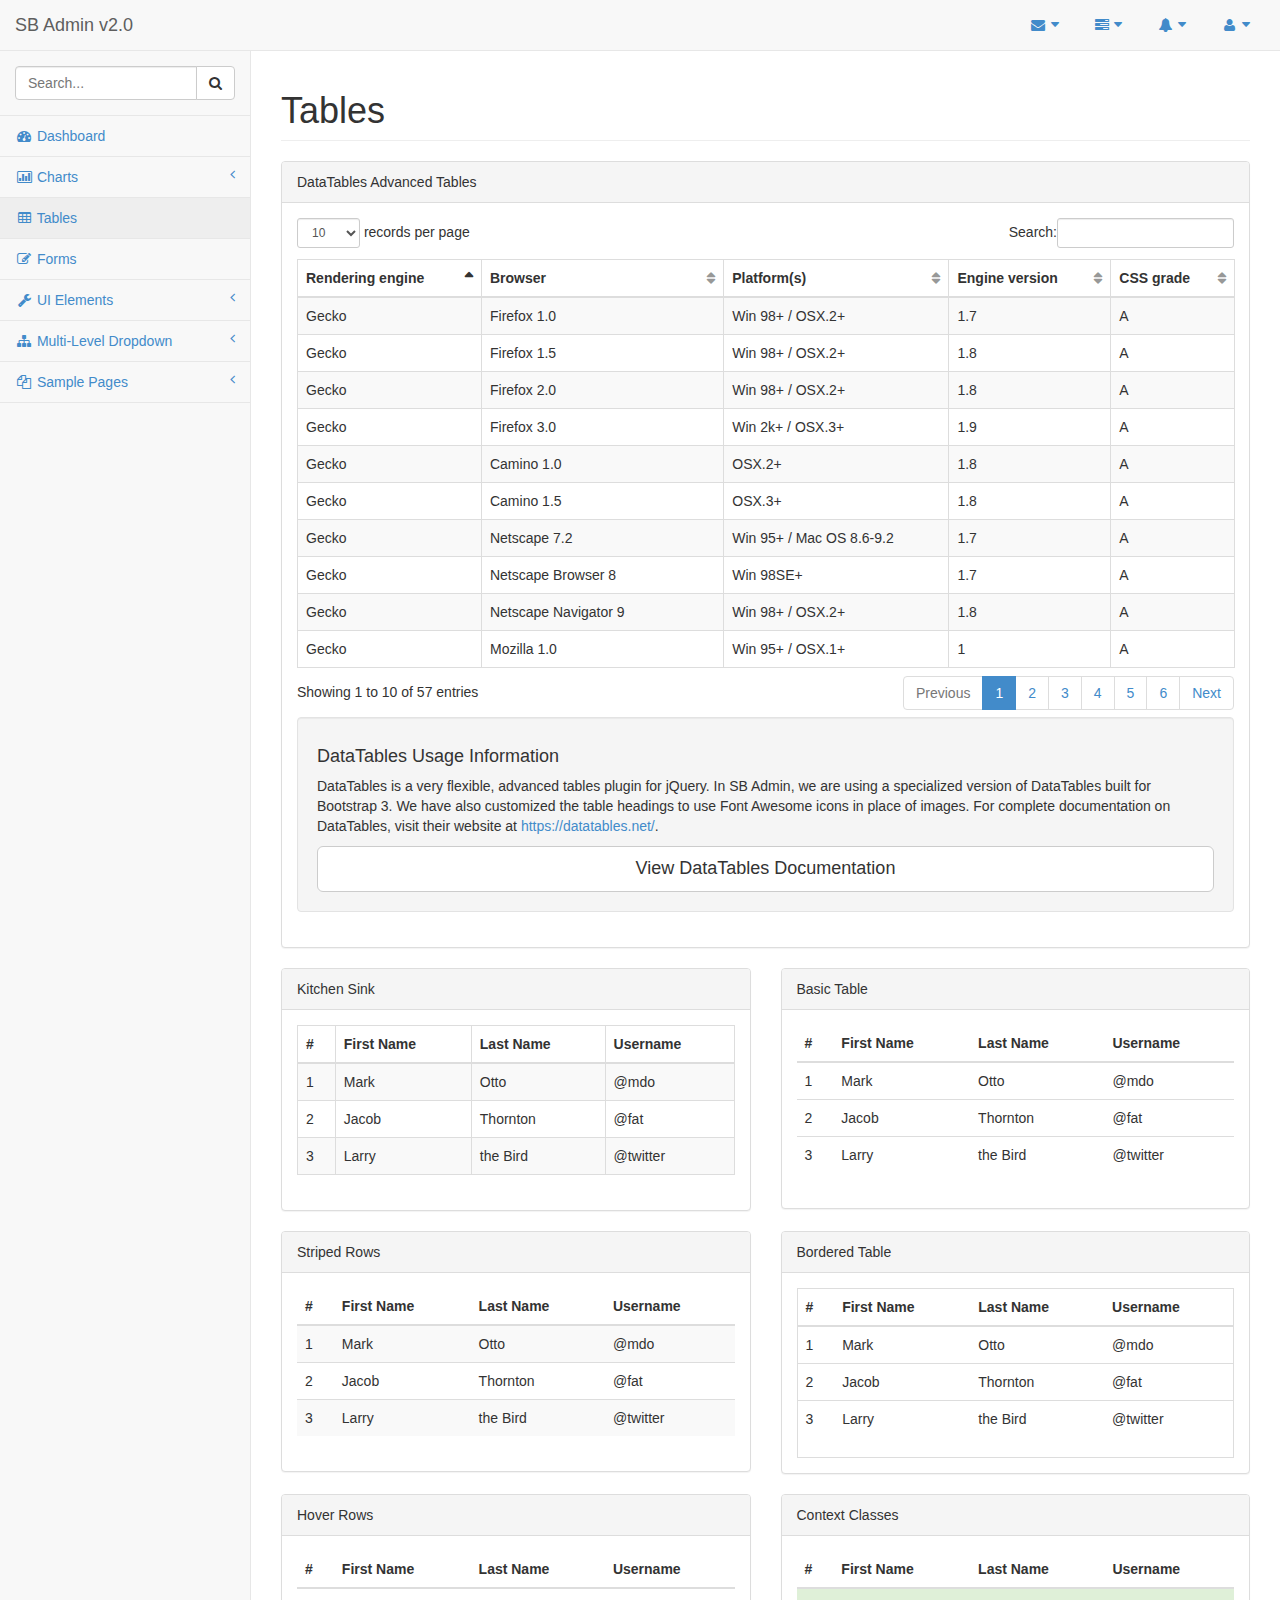
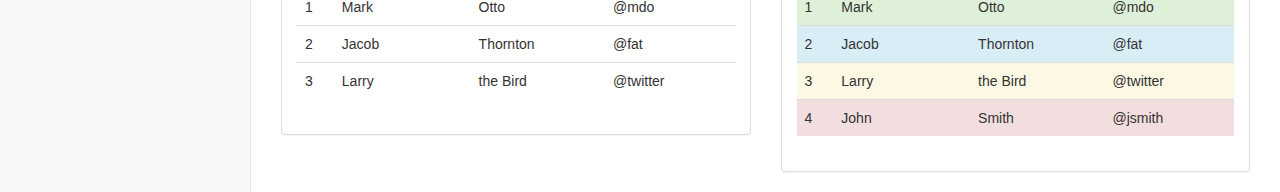
<file: NetcoolAutomationAdmin/web/tables.html>
<!DOCTYPE html>
<html lang="en">

<head>

    <meta charset="utf-8">
    <meta http-equiv="X-UA-Compatible" content="IE=edge">
    <meta name="viewport" content="width=device-width, initial-scale=1">
    <meta name="description" content="">
    <meta name="author" content="">

    <title>SB Admin 2 - Bootstrap Admin Theme</title>

    <!-- Bootstrap Core CSS -->
    <link href="css/bootstrap.min.css" rel="stylesheet">

    <!-- MetisMenu CSS -->
    <link href="css/plugins/metisMenu/metisMenu.min.css" rel="stylesheet">

    <!-- DataTables CSS -->
    <link href="css/plugins/dataTables.bootstrap.css" rel="stylesheet">

    <!-- Custom CSS -->
    <link href="css/sb-admin-2.css" rel="stylesheet">

    <!-- Custom Fonts -->
    <link href="font-awesome-4.1.0/css/font-awesome.min.css" rel="stylesheet" type="text/css">

    <!-- HTML5 Shim and Respond.js IE8 support of HTML5 elements and media queries -->
    <!-- WARNING: Respond.js doesn't work if you view the page via file:// -->
    <!--[if lt IE 9]>
        <script src="https://oss.maxcdn.com/libs/html5shiv/3.7.0/html5shiv.js"></script>
        <script src="https://oss.maxcdn.com/libs/respond.js/1.4.2/respond.min.js"></script>
    <![endif]-->

</head>

<body>

    <div id="wrapper">

        <!-- Navigation -->
        <nav class="navbar navbar-default navbar-static-top" role="navigation" style="margin-bottom: 0">
            <div class="navbar-header">
                <button type="button" class="navbar-toggle" data-toggle="collapse" data-target=".navbar-collapse">
                    <span class="sr-only">Toggle navigation</span>
                    <span class="icon-bar"></span>
                    <span class="icon-bar"></span>
                    <span class="icon-bar"></span>
                </button>
                <a class="navbar-brand" href="index.html">SB Admin v2.0</a>
            </div>
            <!-- /.navbar-header -->

            <ul class="nav navbar-top-links navbar-right">
                <li class="dropdown">
                    <a class="dropdown-toggle" data-toggle="dropdown" href="#">
                        <i class="fa fa-envelope fa-fw"></i>  <i class="fa fa-caret-down"></i>
                    </a>
                    <ul class="dropdown-menu dropdown-messages">
                        <li>
                            <a href="#">
                                <div>
                                    <strong>John Smith</strong>
                                    <span class="pull-right text-muted">
                                        <em>Yesterday</em>
                                    </span>
                                </div>
                                <div>Lorem ipsum dolor sit amet, consectetur adipiscing elit. Pellentesque eleifend...</div>
                            </a>
                        </li>
                        <li class="divider"></li>
                        <li>
                            <a href="#">
                                <div>
                                    <strong>John Smith</strong>
                                    <span class="pull-right text-muted">
                                        <em>Yesterday</em>
                                    </span>
                                </div>
                                <div>Lorem ipsum dolor sit amet, consectetur adipiscing elit. Pellentesque eleifend...</div>
                            </a>
                        </li>
                        <li class="divider"></li>
                        <li>
                            <a href="#">
                                <div>
                                    <strong>John Smith</strong>
                                    <span class="pull-right text-muted">
                                        <em>Yesterday</em>
                                    </span>
                                </div>
                                <div>Lorem ipsum dolor sit amet, consectetur adipiscing elit. Pellentesque eleifend...</div>
                            </a>
                        </li>
                        <li class="divider"></li>
                        <li>
                            <a class="text-center" href="#">
                                <strong>Read All Messages</strong>
                                <i class="fa fa-angle-right"></i>
                            </a>
                        </li>
                    </ul>
                    <!-- /.dropdown-messages -->
                </li>
                <!-- /.dropdown -->
                <li class="dropdown">
                    <a class="dropdown-toggle" data-toggle="dropdown" href="#">
                        <i class="fa fa-tasks fa-fw"></i>  <i class="fa fa-caret-down"></i>
                    </a>
                    <ul class="dropdown-menu dropdown-tasks">
                        <li>
                            <a href="#">
                                <div>
                                    <p>
                                        <strong>Task 1</strong>
                                        <span class="pull-right text-muted">40% Complete</span>
                                    </p>
                                    <div class="progress progress-striped active">
                                        <div class="progress-bar progress-bar-success" role="progressbar" aria-valuenow="40" aria-valuemin="0" aria-valuemax="100" style="width: 40%">
                                            <span class="sr-only">40% Complete (success)</span>
                                        </div>
                                    </div>
                                </div>
                            </a>
                        </li>
                        <li class="divider"></li>
                        <li>
                            <a href="#">
                                <div>
                                    <p>
                                        <strong>Task 2</strong>
                                        <span class="pull-right text-muted">20% Complete</span>
                                    </p>
                                    <div class="progress progress-striped active">
                                        <div class="progress-bar progress-bar-info" role="progressbar" aria-valuenow="20" aria-valuemin="0" aria-valuemax="100" style="width: 20%">
                                            <span class="sr-only">20% Complete</span>
                                        </div>
                                    </div>
                                </div>
                            </a>
                        </li>
                        <li class="divider"></li>
                        <li>
                            <a href="#">
                                <div>
                                    <p>
                                        <strong>Task 3</strong>
                                        <span class="pull-right text-muted">60% Complete</span>
                                    </p>
                                    <div class="progress progress-striped active">
                                        <div class="progress-bar progress-bar-warning" role="progressbar" aria-valuenow="60" aria-valuemin="0" aria-valuemax="100" style="width: 60%">
                                            <span class="sr-only">60% Complete (warning)</span>
                                        </div>
                                    </div>
                                </div>
                            </a>
                        </li>
                        <li class="divider"></li>
                        <li>
                            <a href="#">
                                <div>
                                    <p>
                                        <strong>Task 4</strong>
                                        <span class="pull-right text-muted">80% Complete</span>
                                    </p>
                                    <div class="progress progress-striped active">
                                        <div class="progress-bar progress-bar-danger" role="progressbar" aria-valuenow="80" aria-valuemin="0" aria-valuemax="100" style="width: 80%">
                                            <span class="sr-only">80% Complete (danger)</span>
                                        </div>
                                    </div>
                                </div>
                            </a>
                        </li>
                        <li class="divider"></li>
                        <li>
                            <a class="text-center" href="#">
                                <strong>See All Tasks</strong>
                                <i class="fa fa-angle-right"></i>
                            </a>
                        </li>
                    </ul>
                    <!-- /.dropdown-tasks -->
                </li>
                <!-- /.dropdown -->
                <li class="dropdown">
                    <a class="dropdown-toggle" data-toggle="dropdown" href="#">
                        <i class="fa fa-bell fa-fw"></i>  <i class="fa fa-caret-down"></i>
                    </a>
                    <ul class="dropdown-menu dropdown-alerts">
                        <li>
                            <a href="#">
                                <div>
                                    <i class="fa fa-comment fa-fw"></i> New Comment
                                    <span class="pull-right text-muted small">4 minutes ago</span>
                                </div>
                            </a>
                        </li>
                        <li class="divider"></li>
                        <li>
                            <a href="#">
                                <div>
                                    <i class="fa fa-twitter fa-fw"></i> 3 New Followers
                                    <span class="pull-right text-muted small">12 minutes ago</span>
                                </div>
                            </a>
                        </li>
                        <li class="divider"></li>
                        <li>
                            <a href="#">
                                <div>
                                    <i class="fa fa-envelope fa-fw"></i> Message Sent
                                    <span class="pull-right text-muted small">4 minutes ago</span>
                                </div>
                            </a>
                        </li>
                        <li class="divider"></li>
                        <li>
                            <a href="#">
                                <div>
                                    <i class="fa fa-tasks fa-fw"></i> New Task
                                    <span class="pull-right text-muted small">4 minutes ago</span>
                                </div>
                            </a>
                        </li>
                        <li class="divider"></li>
                        <li>
                            <a href="#">
                                <div>
                                    <i class="fa fa-upload fa-fw"></i> Server Rebooted
                                    <span class="pull-right text-muted small">4 minutes ago</span>
                                </div>
                            </a>
                        </li>
                        <li class="divider"></li>
                        <li>
                            <a class="text-center" href="#">
                                <strong>See All Alerts</strong>
                                <i class="fa fa-angle-right"></i>
                            </a>
                        </li>
                    </ul>
                    <!-- /.dropdown-alerts -->
                </li>
                <!-- /.dropdown -->
                <li class="dropdown">
                    <a class="dropdown-toggle" data-toggle="dropdown" href="#">
                        <i class="fa fa-user fa-fw"></i>  <i class="fa fa-caret-down"></i>
                    </a>
                    <ul class="dropdown-menu dropdown-user">
                        <li><a href="#"><i class="fa fa-user fa-fw"></i> User Profile</a>
                        </li>
                        <li><a href="#"><i class="fa fa-gear fa-fw"></i> Settings</a>
                        </li>
                        <li class="divider"></li>
                        <li><a href="login.html"><i class="fa fa-sign-out fa-fw"></i> Logout</a>
                        </li>
                    </ul>
                    <!-- /.dropdown-user -->
                </li>
                <!-- /.dropdown -->
            </ul>
            <!-- /.navbar-top-links -->

            <div class="navbar-default sidebar" role="navigation">
                <div class="sidebar-nav navbar-collapse">
                    <ul class="nav" id="side-menu">
                        <li class="sidebar-search">
                            <div class="input-group custom-search-form">
                                <input type="text" class="form-control" placeholder="Search...">
                                <span class="input-group-btn">
                                <button class="btn btn-default" type="button">
                                    <i class="fa fa-search"></i>
                                </button>
                            </span>
                            </div>
                            <!-- /input-group -->
                        </li>
                        <li>
                            <a href="index.html"><i class="fa fa-dashboard fa-fw"></i> Dashboard</a>
                        </li>
                        <li>
                            <a href="#"><i class="fa fa-bar-chart-o fa-fw"></i> Charts<span class="fa arrow"></span></a>
                            <ul class="nav nav-second-level">
                                <li>
                                    <a href="flot.html">Flot Charts</a>
                                </li>
                                <li>
                                    <a href="morris.html">Morris.js Charts</a>
                                </li>
                            </ul>
                            <!-- /.nav-second-level -->
                        </li>
                        <li>
                            <a class="active" href="tables.html"><i class="fa fa-table fa-fw"></i> Tables</a>
                        </li>
                        <li>
                            <a href="forms.html"><i class="fa fa-edit fa-fw"></i> Forms</a>
                        </li>
                        <li>
                            <a href="#"><i class="fa fa-wrench fa-fw"></i> UI Elements<span class="fa arrow"></span></a>
                            <ul class="nav nav-second-level">
                                <li>
                                    <a href="panels-wells.html">Panels and Wells</a>
                                </li>
                                <li>
                                    <a href="buttons.html">Buttons</a>
                                </li>
                                <li>
                                    <a href="notifications.html">Notifications</a>
                                </li>
                                <li>
                                    <a href="typography.html">Typography</a>
                                </li>
                                <li>
                                    <a href="grid.html">Grid</a>
                                </li>
                            </ul>
                            <!-- /.nav-second-level -->
                        </li>
                        <li>
                            <a href="#"><i class="fa fa-sitemap fa-fw"></i> Multi-Level Dropdown<span class="fa arrow"></span></a>
                            <ul class="nav nav-second-level">
                                <li>
                                    <a href="#">Second Level Item</a>
                                </li>
                                <li>
                                    <a href="#">Second Level Item</a>
                                </li>
                                <li>
                                    <a href="#">Third Level <span class="fa arrow"></span></a>
                                    <ul class="nav nav-third-level">
                                        <li>
                                            <a href="#">Third Level Item</a>
                                        </li>
                                        <li>
                                            <a href="#">Third Level Item</a>
                                        </li>
                                        <li>
                                            <a href="#">Third Level Item</a>
                                        </li>
                                        <li>
                                            <a href="#">Third Level Item</a>
                                        </li>
                                    </ul>
                                    <!-- /.nav-third-level -->
                                </li>
                            </ul>
                            <!-- /.nav-second-level -->
                        </li>
                        <li>
                            <a href="#"><i class="fa fa-files-o fa-fw"></i> Sample Pages<span class="fa arrow"></span></a>
                            <ul class="nav nav-second-level">
                                <li>
                                    <a href="blank.html">Blank Page</a>
                                </li>
                                <li>
                                    <a href="login.html">Login Page</a>
                                </li>
                            </ul>
                            <!-- /.nav-second-level -->
                        </li>
                    </ul>
                </div>
                <!-- /.sidebar-collapse -->
            </div>
            <!-- /.navbar-static-side -->
        </nav>

        <div id="page-wrapper">
            <div class="row">
                <div class="col-lg-12">
                    <h1 class="page-header">Tables</h1>
                </div>
                <!-- /.col-lg-12 -->
            </div>
            <!-- /.row -->
            <div class="row">
                <div class="col-lg-12">
                    <div class="panel panel-default">
                        <div class="panel-heading">
                            DataTables Advanced Tables
                        </div>
                        <!-- /.panel-heading -->
                        <div class="panel-body">
                            <div class="table-responsive">
                                <table class="table table-striped table-bordered table-hover" id="dataTables-example">
                                    <thead>
                                        <tr>
                                            <th>Rendering engine</th>
                                            <th>Browser</th>
                                            <th>Platform(s)</th>
                                            <th>Engine version</th>
                                            <th>CSS grade</th>
                                        </tr>
                                    </thead>
                                    <tbody>
                                        <tr class="odd gradeX">
                                            <td>Trident</td>
                                            <td>Internet Explorer 4.0</td>
                                            <td>Win 95+</td>
                                            <td class="center">4</td>
                                            <td class="center">X</td>
                                        </tr>
                                        <tr class="even gradeC">
                                            <td>Trident</td>
                                            <td>Internet Explorer 5.0</td>
                                            <td>Win 95+</td>
                                            <td class="center">5</td>
                                            <td class="center">C</td>
                                        </tr>
                                        <tr class="odd gradeA">
                                            <td>Trident</td>
                                            <td>Internet Explorer 5.5</td>
                                            <td>Win 95+</td>
                                            <td class="center">5.5</td>
                                            <td class="center">A</td>
                                        </tr>
                                        <tr class="even gradeA">
                                            <td>Trident</td>
                                            <td>Internet Explorer 6</td>
                                            <td>Win 98+</td>
                                            <td class="center">6</td>
                                            <td class="center">A</td>
                                        </tr>
                                        <tr class="odd gradeA">
                                            <td>Trident</td>
                                            <td>Internet Explorer 7</td>
                                            <td>Win XP SP2+</td>
                                            <td class="center">7</td>
                                            <td class="center">A</td>
                                        </tr>
                                        <tr class="even gradeA">
                                            <td>Trident</td>
                                            <td>AOL browser (AOL desktop)</td>
                                            <td>Win XP</td>
                                            <td class="center">6</td>
                                            <td class="center">A</td>
                                        </tr>
                                        <tr class="gradeA">
                                            <td>Gecko</td>
                                            <td>Firefox 1.0</td>
                                            <td>Win 98+ / OSX.2+</td>
                                            <td class="center">1.7</td>
                                            <td class="center">A</td>
                                        </tr>
                                        <tr class="gradeA">
                                            <td>Gecko</td>
                                            <td>Firefox 1.5</td>
                                            <td>Win 98+ / OSX.2+</td>
                                            <td class="center">1.8</td>
                                            <td class="center">A</td>
                                        </tr>
                                        <tr class="gradeA">
                                            <td>Gecko</td>
                                            <td>Firefox 2.0</td>
                                            <td>Win 98+ / OSX.2+</td>
                                            <td class="center">1.8</td>
                                            <td class="center">A</td>
                                        </tr>
                                        <tr class="gradeA">
                                            <td>Gecko</td>
                                            <td>Firefox 3.0</td>
                                            <td>Win 2k+ / OSX.3+</td>
                                            <td class="center">1.9</td>
                                            <td class="center">A</td>
                                        </tr>
                                        <tr class="gradeA">
                                            <td>Gecko</td>
                                            <td>Camino 1.0</td>
                                            <td>OSX.2+</td>
                                            <td class="center">1.8</td>
                                            <td class="center">A</td>
                                        </tr>
                                        <tr class="gradeA">
                                            <td>Gecko</td>
                                            <td>Camino 1.5</td>
                                            <td>OSX.3+</td>
                                            <td class="center">1.8</td>
                                            <td class="center">A</td>
                                        </tr>
                                        <tr class="gradeA">
                                            <td>Gecko</td>
                                            <td>Netscape 7.2</td>
                                            <td>Win 95+ / Mac OS 8.6-9.2</td>
                                            <td class="center">1.7</td>
                                            <td class="center">A</td>
                                        </tr>
                                        <tr class="gradeA">
                                            <td>Gecko</td>
                                            <td>Netscape Browser 8</td>
                                            <td>Win 98SE+</td>
                                            <td class="center">1.7</td>
                                            <td class="center">A</td>
                                        </tr>
                                        <tr class="gradeA">
                                            <td>Gecko</td>
                                            <td>Netscape Navigator 9</td>
                                            <td>Win 98+ / OSX.2+</td>
                                            <td class="center">1.8</td>
                                            <td class="center">A</td>
                                        </tr>
                                        <tr class="gradeA">
                                            <td>Gecko</td>
                                            <td>Mozilla 1.0</td>
                                            <td>Win 95+ / OSX.1+</td>
                                            <td class="center">1</td>
                                            <td class="center">A</td>
                                        </tr>
                                        <tr class="gradeA">
                                            <td>Gecko</td>
                                            <td>Mozilla 1.1</td>
                                            <td>Win 95+ / OSX.1+</td>
                                            <td class="center">1.1</td>
                                            <td class="center">A</td>
                                        </tr>
                                        <tr class="gradeA">
                                            <td>Gecko</td>
                                            <td>Mozilla 1.2</td>
                                            <td>Win 95+ / OSX.1+</td>
                                            <td class="center">1.2</td>
                                            <td class="center">A</td>
                                        </tr>
                                        <tr class="gradeA">
                                            <td>Gecko</td>
                                            <td>Mozilla 1.3</td>
                                            <td>Win 95+ / OSX.1+</td>
                                            <td class="center">1.3</td>
                                            <td class="center">A</td>
                                        </tr>
                                        <tr class="gradeA">
                                            <td>Gecko</td>
                                            <td>Mozilla 1.4</td>
                                            <td>Win 95+ / OSX.1+</td>
                                            <td class="center">1.4</td>
                                            <td class="center">A</td>
                                        </tr>
                                        <tr class="gradeA">
                                            <td>Gecko</td>
                                            <td>Mozilla 1.5</td>
                                            <td>Win 95+ / OSX.1+</td>
                                            <td class="center">1.5</td>
                                            <td class="center">A</td>
                                        </tr>
                                        <tr class="gradeA">
                                            <td>Gecko</td>
                                            <td>Mozilla 1.6</td>
                                            <td>Win 95+ / OSX.1+</td>
                                            <td class="center">1.6</td>
                                            <td class="center">A</td>
                                        </tr>
                                        <tr class="gradeA">
                                            <td>Gecko</td>
                                            <td>Mozilla 1.7</td>
                                            <td>Win 98+ / OSX.1+</td>
                                            <td class="center">1.7</td>
                                            <td class="center">A</td>
                                        </tr>
                                        <tr class="gradeA">
                                            <td>Gecko</td>
                                            <td>Mozilla 1.8</td>
                                            <td>Win 98+ / OSX.1+</td>
                                            <td class="center">1.8</td>
                                            <td class="center">A</td>
                                        </tr>
                                        <tr class="gradeA">
                                            <td>Gecko</td>
                                            <td>Seamonkey 1.1</td>
                                            <td>Win 98+ / OSX.2+</td>
                                            <td class="center">1.8</td>
                                            <td class="center">A</td>
                                        </tr>
                                        <tr class="gradeA">
                                            <td>Gecko</td>
                                            <td>Epiphany 2.20</td>
                                            <td>Gnome</td>
                                            <td class="center">1.8</td>
                                            <td class="center">A</td>
                                        </tr>
                                        <tr class="gradeA">
                                            <td>Webkit</td>
                                            <td>Safari 1.2</td>
                                            <td>OSX.3</td>
                                            <td class="center">125.5</td>
                                            <td class="center">A</td>
                                        </tr>
                                        <tr class="gradeA">
                                            <td>Webkit</td>
                                            <td>Safari 1.3</td>
                                            <td>OSX.3</td>
                                            <td class="center">312.8</td>
                                            <td class="center">A</td>
                                        </tr>
                                        <tr class="gradeA">
                                            <td>Webkit</td>
                                            <td>Safari 2.0</td>
                                            <td>OSX.4+</td>
                                            <td class="center">419.3</td>
                                            <td class="center">A</td>
                                        </tr>
                                        <tr class="gradeA">
                                            <td>Webkit</td>
                                            <td>Safari 3.0</td>
                                            <td>OSX.4+</td>
                                            <td class="center">522.1</td>
                                            <td class="center">A</td>
                                        </tr>
                                        <tr class="gradeA">
                                            <td>Webkit</td>
                                            <td>OmniWeb 5.5</td>
                                            <td>OSX.4+</td>
                                            <td class="center">420</td>
                                            <td class="center">A</td>
                                        </tr>
                                        <tr class="gradeA">
                                            <td>Webkit</td>
                                            <td>iPod Touch / iPhone</td>
                                            <td>iPod</td>
                                            <td class="center">420.1</td>
                                            <td class="center">A</td>
                                        </tr>
                                        <tr class="gradeA">
                                            <td>Webkit</td>
                                            <td>S60</td>
                                            <td>S60</td>
                                            <td class="center">413</td>
                                            <td class="center">A</td>
                                        </tr>
                                        <tr class="gradeA">
                                            <td>Presto</td>
                                            <td>Opera 7.0</td>
                                            <td>Win 95+ / OSX.1+</td>
                                            <td class="center">-</td>
                                            <td class="center">A</td>
                                        </tr>
                                        <tr class="gradeA">
                                            <td>Presto</td>
                                            <td>Opera 7.5</td>
                                            <td>Win 95+ / OSX.2+</td>
                                            <td class="center">-</td>
                                            <td class="center">A</td>
                                        </tr>
                                        <tr class="gradeA">
                                            <td>Presto</td>
                                            <td>Opera 8.0</td>
                                            <td>Win 95+ / OSX.2+</td>
                                            <td class="center">-</td>
                                            <td class="center">A</td>
                                        </tr>
                                        <tr class="gradeA">
                                            <td>Presto</td>
                                            <td>Opera 8.5</td>
                                            <td>Win 95+ / OSX.2+</td>
                                            <td class="center">-</td>
                                            <td class="center">A</td>
                                        </tr>
                                        <tr class="gradeA">
                                            <td>Presto</td>
                                            <td>Opera 9.0</td>
                                            <td>Win 95+ / OSX.3+</td>
                                            <td class="center">-</td>
                                            <td class="center">A</td>
                                        </tr>
                                        <tr class="gradeA">
                                            <td>Presto</td>
                                            <td>Opera 9.2</td>
                                            <td>Win 88+ / OSX.3+</td>
                                            <td class="center">-</td>
                                            <td class="center">A</td>
                                        </tr>
                                        <tr class="gradeA">
                                            <td>Presto</td>
                                            <td>Opera 9.5</td>
                                            <td>Win 88+ / OSX.3+</td>
                                            <td class="center">-</td>
                                            <td class="center">A</td>
                                        </tr>
                                        <tr class="gradeA">
                                            <td>Presto</td>
                                            <td>Opera for Wii</td>
                                            <td>Wii</td>
                                            <td class="center">-</td>
                                            <td class="center">A</td>
                                        </tr>
                                        <tr class="gradeA">
                                            <td>Presto</td>
                                            <td>Nokia N800</td>
                                            <td>N800</td>
                                            <td class="center">-</td>
                                            <td class="center">A</td>
                                        </tr>
                                        <tr class="gradeA">
                                            <td>Presto</td>
                                            <td>Nintendo DS browser</td>
                                            <td>Nintendo DS</td>
                                            <td class="center">8.5</td>
                                            <td class="center">C/A<sup>1</sup>
                                            </td>
                                        </tr>
                                        <tr class="gradeC">
                                            <td>KHTML</td>
                                            <td>Konqureror 3.1</td>
                                            <td>KDE 3.1</td>
                                            <td class="center">3.1</td>
                                            <td class="center">C</td>
                                        </tr>
                                        <tr class="gradeA">
                                            <td>KHTML</td>
                                            <td>Konqureror 3.3</td>
                                            <td>KDE 3.3</td>
                                            <td class="center">3.3</td>
                                            <td class="center">A</td>
                                        </tr>
                                        <tr class="gradeA">
                                            <td>KHTML</td>
                                            <td>Konqureror 3.5</td>
                                            <td>KDE 3.5</td>
                                            <td class="center">3.5</td>
                                            <td class="center">A</td>
                                        </tr>
                                        <tr class="gradeX">
                                            <td>Tasman</td>
                                            <td>Internet Explorer 4.5</td>
                                            <td>Mac OS 8-9</td>
                                            <td class="center">-</td>
                                            <td class="center">X</td>
                                        </tr>
                                        <tr class="gradeC">
                                            <td>Tasman</td>
                                            <td>Internet Explorer 5.1</td>
                                            <td>Mac OS 7.6-9</td>
                                            <td class="center">1</td>
                                            <td class="center">C</td>
                                        </tr>
                                        <tr class="gradeC">
                                            <td>Tasman</td>
                                            <td>Internet Explorer 5.2</td>
                                            <td>Mac OS 8-X</td>
                                            <td class="center">1</td>
                                            <td class="center">C</td>
                                        </tr>
                                        <tr class="gradeA">
                                            <td>Misc</td>
                                            <td>NetFront 3.1</td>
                                            <td>Embedded devices</td>
                                            <td class="center">-</td>
                                            <td class="center">C</td>
                                        </tr>
                                        <tr class="gradeA">
                                            <td>Misc</td>
                                            <td>NetFront 3.4</td>
                                            <td>Embedded devices</td>
                                            <td class="center">-</td>
                                            <td class="center">A</td>
                                        </tr>
                                        <tr class="gradeX">
                                            <td>Misc</td>
                                            <td>Dillo 0.8</td>
                                            <td>Embedded devices</td>
                                            <td class="center">-</td>
                                            <td class="center">X</td>
                                        </tr>
                                        <tr class="gradeX">
                                            <td>Misc</td>
                                            <td>Links</td>
                                            <td>Text only</td>
                                            <td class="center">-</td>
                                            <td class="center">X</td>
                                        </tr>
                                        <tr class="gradeX">
                                            <td>Misc</td>
                                            <td>Lynx</td>
                                            <td>Text only</td>
                                            <td class="center">-</td>
                                            <td class="center">X</td>
                                        </tr>
                                        <tr class="gradeC">
                                            <td>Misc</td>
                                            <td>IE Mobile</td>
                                            <td>Windows Mobile 6</td>
                                            <td class="center">-</td>
                                            <td class="center">C</td>
                                        </tr>
                                        <tr class="gradeC">
                                            <td>Misc</td>
                                            <td>PSP browser</td>
                                            <td>PSP</td>
                                            <td class="center">-</td>
                                            <td class="center">C</td>
                                        </tr>
                                        <tr class="gradeU">
                                            <td>Other browsers</td>
                                            <td>All others</td>
                                            <td>-</td>
                                            <td class="center">-</td>
                                            <td class="center">U</td>
                                        </tr>
                                    </tbody>
                                </table>
                            </div>
                            <!-- /.table-responsive -->
                            <div class="well">
                                <h4>DataTables Usage Information</h4>
                                <p>DataTables is a very flexible, advanced tables plugin for jQuery. In SB Admin, we are using a specialized version of DataTables built for Bootstrap 3. We have also customized the table headings to use Font Awesome icons in place of images. For complete documentation on DataTables, visit their website at <a target="_blank" href="https://datatables.net/">https://datatables.net/</a>.</p>
                                <a class="btn btn-default btn-lg btn-block" target="_blank" href="https://datatables.net/">View DataTables Documentation</a>
                            </div>
                        </div>
                        <!-- /.panel-body -->
                    </div>
                    <!-- /.panel -->
                </div>
                <!-- /.col-lg-12 -->
            </div>
            <!-- /.row -->
            <div class="row">
                <div class="col-lg-6">
                    <div class="panel panel-default">
                        <div class="panel-heading">
                            Kitchen Sink
                        </div>
                        <!-- /.panel-heading -->
                        <div class="panel-body">
                            <div class="table-responsive">
                                <table class="table table-striped table-bordered table-hover">
                                    <thead>
                                        <tr>
                                            <th>#</th>
                                            <th>First Name</th>
                                            <th>Last Name</th>
                                            <th>Username</th>
                                        </tr>
                                    </thead>
                                    <tbody>
                                        <tr>
                                            <td>1</td>
                                            <td>Mark</td>
                                            <td>Otto</td>
                                            <td>@mdo</td>
                                        </tr>
                                        <tr>
                                            <td>2</td>
                                            <td>Jacob</td>
                                            <td>Thornton</td>
                                            <td>@fat</td>
                                        </tr>
                                        <tr>
                                            <td>3</td>
                                            <td>Larry</td>
                                            <td>the Bird</td>
                                            <td>@twitter</td>
                                        </tr>
                                    </tbody>
                                </table>
                            </div>
                            <!-- /.table-responsive -->
                        </div>
                        <!-- /.panel-body -->
                    </div>
                    <!-- /.panel -->
                </div>
                <!-- /.col-lg-6 -->
                <div class="col-lg-6">
                    <div class="panel panel-default">
                        <div class="panel-heading">
                            Basic Table
                        </div>
                        <!-- /.panel-heading -->
                        <div class="panel-body">
                            <div class="table-responsive">
                                <table class="table">
                                    <thead>
                                        <tr>
                                            <th>#</th>
                                            <th>First Name</th>
                                            <th>Last Name</th>
                                            <th>Username</th>
                                        </tr>
                                    </thead>
                                    <tbody>
                                        <tr>
                                            <td>1</td>
                                            <td>Mark</td>
                                            <td>Otto</td>
                                            <td>@mdo</td>
                                        </tr>
                                        <tr>
                                            <td>2</td>
                                            <td>Jacob</td>
                                            <td>Thornton</td>
                                            <td>@fat</td>
                                        </tr>
                                        <tr>
                                            <td>3</td>
                                            <td>Larry</td>
                                            <td>the Bird</td>
                                            <td>@twitter</td>
                                        </tr>
                                    </tbody>
                                </table>
                            </div>
                            <!-- /.table-responsive -->
                        </div>
                        <!-- /.panel-body -->
                    </div>
                    <!-- /.panel -->
                </div>
                <!-- /.col-lg-6 -->
            </div>
            <!-- /.row -->
            <div class="row">
                <div class="col-lg-6">
                    <div class="panel panel-default">
                        <div class="panel-heading">
                            Striped Rows
                        </div>
                        <!-- /.panel-heading -->
                        <div class="panel-body">
                            <div class="table-responsive">
                                <table class="table table-striped">
                                    <thead>
                                        <tr>
                                            <th>#</th>
                                            <th>First Name</th>
                                            <th>Last Name</th>
                                            <th>Username</th>
                                        </tr>
                                    </thead>
                                    <tbody>
                                        <tr>
                                            <td>1</td>
                                            <td>Mark</td>
                                            <td>Otto</td>
                                            <td>@mdo</td>
                                        </tr>
                                        <tr>
                                            <td>2</td>
                                            <td>Jacob</td>
                                            <td>Thornton</td>
                                            <td>@fat</td>
                                        </tr>
                                        <tr>
                                            <td>3</td>
                                            <td>Larry</td>
                                            <td>the Bird</td>
                                            <td>@twitter</td>
                                        </tr>
                                    </tbody>
                                </table>
                            </div>
                            <!-- /.table-responsive -->
                        </div>
                        <!-- /.panel-body -->
                    </div>
                    <!-- /.panel -->
                </div>
                <!-- /.col-lg-6 -->
                <div class="col-lg-6">
                    <div class="panel panel-default">
                        <div class="panel-heading">
                            Bordered Table
                        </div>
                        <!-- /.panel-heading -->
                        <div class="panel-body">
                            <div class="table-responsive table-bordered">
                                <table class="table">
                                    <thead>
                                        <tr>
                                            <th>#</th>
                                            <th>First Name</th>
                                            <th>Last Name</th>
                                            <th>Username</th>
                                        </tr>
                                    </thead>
                                    <tbody>
                                        <tr>
                                            <td>1</td>
                                            <td>Mark</td>
                                            <td>Otto</td>
                                            <td>@mdo</td>
                                        </tr>
                                        <tr>
                                            <td>2</td>
                                            <td>Jacob</td>
                                            <td>Thornton</td>
                                            <td>@fat</td>
                                        </tr>
                                        <tr>
                                            <td>3</td>
                                            <td>Larry</td>
                                            <td>the Bird</td>
                                            <td>@twitter</td>
                                        </tr>
                                    </tbody>
                                </table>
                            </div>
                            <!-- /.table-responsive -->
                        </div>
                        <!-- /.panel-body -->
                    </div>
                    <!-- /.panel -->
                </div>
                <!-- /.col-lg-6 -->
            </div>
            <!-- /.row -->
            <div class="row">
                <div class="col-lg-6">
                    <div class="panel panel-default">
                        <div class="panel-heading">
                            Hover Rows
                        </div>
                        <!-- /.panel-heading -->
                        <div class="panel-body">
                            <div class="table-responsive">
                                <table class="table table-hover">
                                    <thead>
                                        <tr>
                                            <th>#</th>
                                            <th>First Name</th>
                                            <th>Last Name</th>
                                            <th>Username</th>
                                        </tr>
                                    </thead>
                                    <tbody>
                                        <tr>
                                            <td>1</td>
                                            <td>Mark</td>
                                            <td>Otto</td>
                                            <td>@mdo</td>
                                        </tr>
                                        <tr>
                                            <td>2</td>
                                            <td>Jacob</td>
                                            <td>Thornton</td>
                                            <td>@fat</td>
                                        </tr>
                                        <tr>
                                            <td>3</td>
                                            <td>Larry</td>
                                            <td>the Bird</td>
                                            <td>@twitter</td>
                                        </tr>
                                    </tbody>
                                </table>
                            </div>
                            <!-- /.table-responsive -->
                        </div>
                        <!-- /.panel-body -->
                    </div>
                    <!-- /.panel -->
                </div>
                <!-- /.col-lg-6 -->
                <div class="col-lg-6">
                    <div class="panel panel-default">
                        <div class="panel-heading">
                            Context Classes
                        </div>
                        <!-- /.panel-heading -->
                        <div class="panel-body">
                            <div class="table-responsive">
                                <table class="table">
                                    <thead>
                                        <tr>
                                            <th>#</th>
                                            <th>First Name</th>
                                            <th>Last Name</th>
                                            <th>Username</th>
                                        </tr>
                                    </thead>
                                    <tbody>
                                        <tr class="success">
                                            <td>1</td>
                                            <td>Mark</td>
                                            <td>Otto</td>
                                            <td>@mdo</td>
                                        </tr>
                                        <tr class="info">
                                            <td>2</td>
                                            <td>Jacob</td>
                                            <td>Thornton</td>
                                            <td>@fat</td>
                                        </tr>
                                        <tr class="warning">
                                            <td>3</td>
                                            <td>Larry</td>
                                            <td>the Bird</td>
                                            <td>@twitter</td>
                                        </tr>
                                        <tr class="danger">
                                            <td>4</td>
                                            <td>John</td>
                                            <td>Smith</td>
                                            <td>@jsmith</td>
                                        </tr>
                                    </tbody>
                                </table>
                            </div>
                            <!-- /.table-responsive -->
                        </div>
                        <!-- /.panel-body -->
                    </div>
                    <!-- /.panel -->
                </div>
                <!-- /.col-lg-6 -->
            </div>
            <!-- /.row -->
        </div>
        <!-- /#page-wrapper -->

    </div>
    <!-- /#wrapper -->

    <!-- jQuery Version 1.11.0 -->
    <script src="js/jquery-1.11.0.js"></script>

    <!-- Bootstrap Core JavaScript -->
    <script src="js/bootstrap.min.js"></script>

    <!-- Metis Menu Plugin JavaScript -->
    <script src="js/plugins/metisMenu/metisMenu.min.js"></script>

    <!-- DataTables JavaScript -->
    <script src="js/plugins/dataTables/jquery.dataTables.js"></script>
    <script src="js/plugins/dataTables/dataTables.bootstrap.js"></script>

    <!-- Custom Theme JavaScript -->
    <script src="js/sb-admin-2.js"></script>

    <!-- Page-Level Demo Scripts - Tables - Use for reference -->
    <script>
    $(document).ready(function() {
        $('#dataTables-example').dataTable();
    });
    </script>

</body>

</html>
</file>
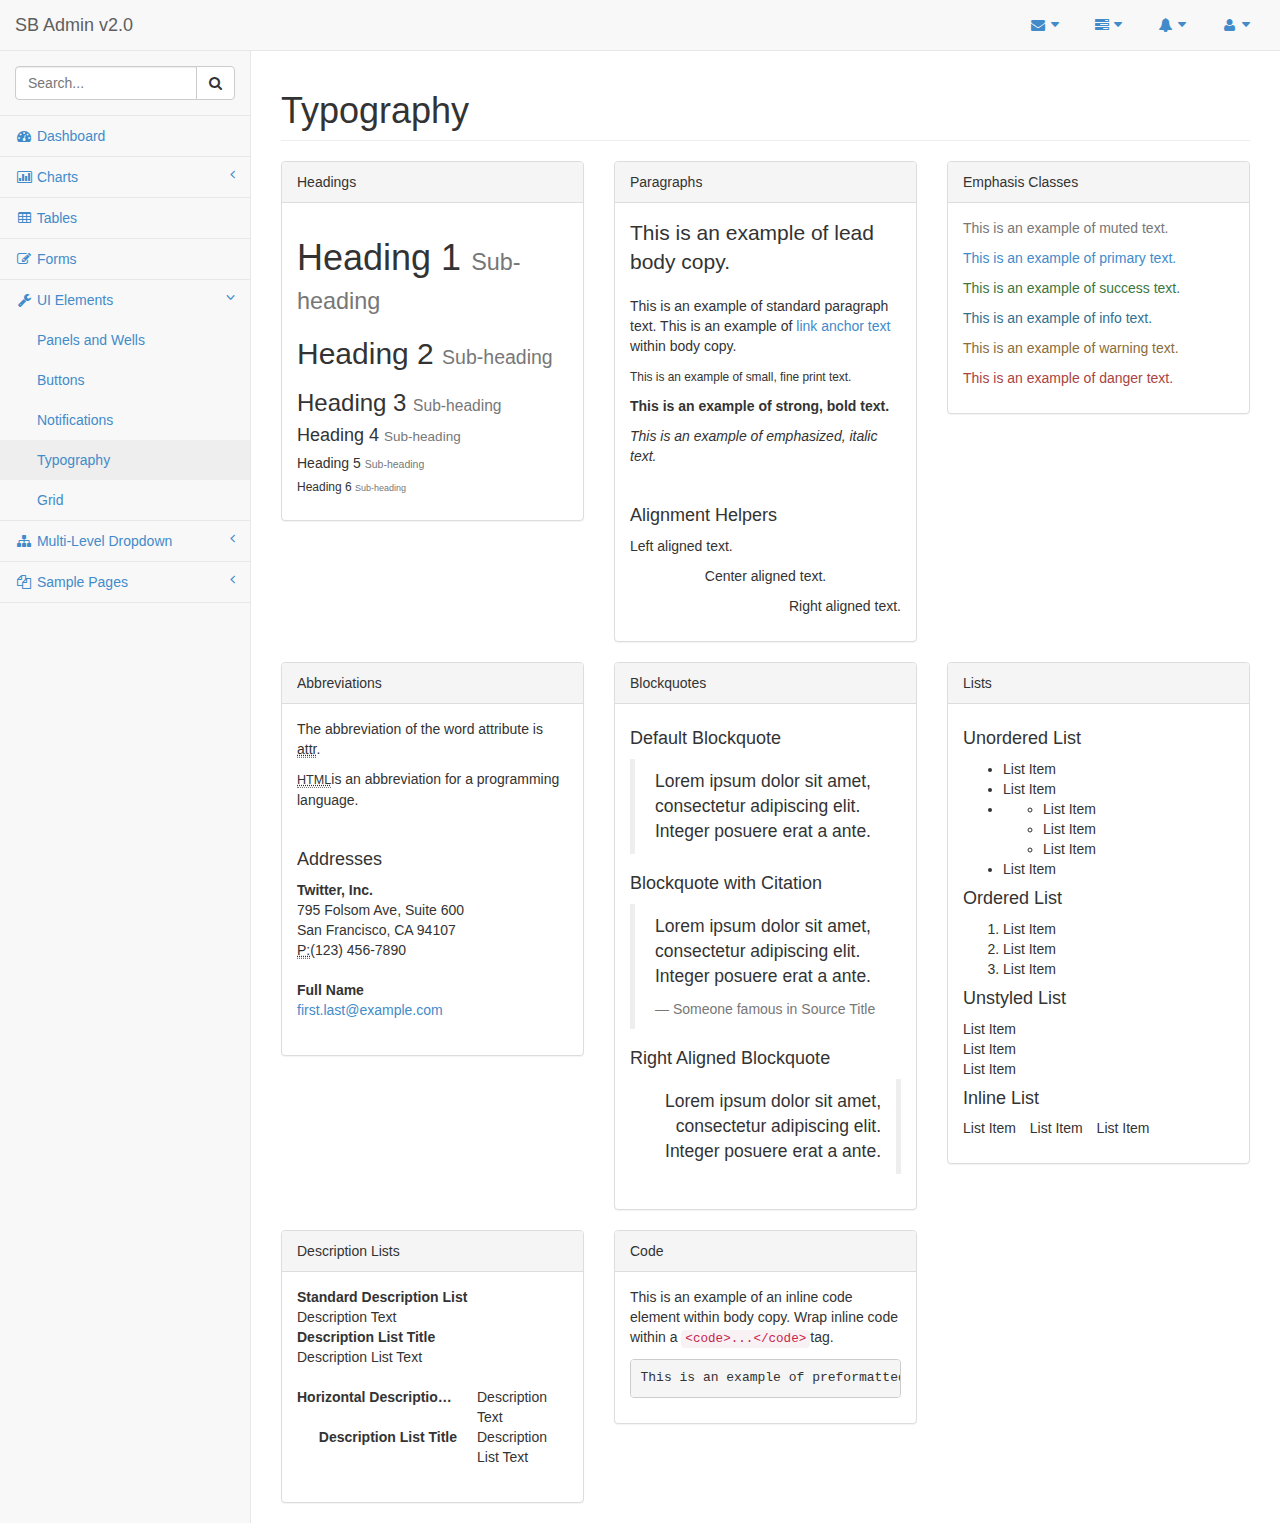
<file: NetcoolAutomationAdmin/web/typography.html>
<!DOCTYPE html>
<html lang="en">

<head>

    <meta charset="utf-8">
    <meta http-equiv="X-UA-Compatible" content="IE=edge">
    <meta name="viewport" content="width=device-width, initial-scale=1">
    <meta name="description" content="">
    <meta name="author" content="">

    <title>SB Admin 2 - Bootstrap Admin Theme</title>

    <!-- Bootstrap Core CSS -->
    <link href="css/bootstrap.min.css" rel="stylesheet">

    <!-- MetisMenu CSS -->
    <link href="css/plugins/metisMenu/metisMenu.min.css" rel="stylesheet">

    <!-- Custom CSS -->
    <link href="css/sb-admin-2.css" rel="stylesheet">

    <!-- Custom Fonts -->
    <link href="font-awesome-4.1.0/css/font-awesome.min.css" rel="stylesheet" type="text/css">

    <!-- HTML5 Shim and Respond.js IE8 support of HTML5 elements and media queries -->
    <!-- WARNING: Respond.js doesn't work if you view the page via file:// -->
    <!--[if lt IE 9]>
        <script src="https://oss.maxcdn.com/libs/html5shiv/3.7.0/html5shiv.js"></script>
        <script src="https://oss.maxcdn.com/libs/respond.js/1.4.2/respond.min.js"></script>
    <![endif]-->

</head>

<body>

    <div id="wrapper">

        <!-- Navigation -->
        <nav class="navbar navbar-default navbar-static-top" role="navigation" style="margin-bottom: 0">
            <div class="navbar-header">
                <button type="button" class="navbar-toggle" data-toggle="collapse" data-target=".navbar-collapse">
                    <span class="sr-only">Toggle navigation</span>
                    <span class="icon-bar"></span>
                    <span class="icon-bar"></span>
                    <span class="icon-bar"></span>
                </button>
                <a class="navbar-brand" href="index.html">SB Admin v2.0</a>
            </div>
            <!-- /.navbar-header -->

            <ul class="nav navbar-top-links navbar-right">
                <li class="dropdown">
                    <a class="dropdown-toggle" data-toggle="dropdown" href="#">
                        <i class="fa fa-envelope fa-fw"></i>  <i class="fa fa-caret-down"></i>
                    </a>
                    <ul class="dropdown-menu dropdown-messages">
                        <li>
                            <a href="#">
                                <div>
                                    <strong>John Smith</strong>
                                    <span class="pull-right text-muted">
                                        <em>Yesterday</em>
                                    </span>
                                </div>
                                <div>Lorem ipsum dolor sit amet, consectetur adipiscing elit. Pellentesque eleifend...</div>
                            </a>
                        </li>
                        <li class="divider"></li>
                        <li>
                            <a href="#">
                                <div>
                                    <strong>John Smith</strong>
                                    <span class="pull-right text-muted">
                                        <em>Yesterday</em>
                                    </span>
                                </div>
                                <div>Lorem ipsum dolor sit amet, consectetur adipiscing elit. Pellentesque eleifend...</div>
                            </a>
                        </li>
                        <li class="divider"></li>
                        <li>
                            <a href="#">
                                <div>
                                    <strong>John Smith</strong>
                                    <span class="pull-right text-muted">
                                        <em>Yesterday</em>
                                    </span>
                                </div>
                                <div>Lorem ipsum dolor sit amet, consectetur adipiscing elit. Pellentesque eleifend...</div>
                            </a>
                        </li>
                        <li class="divider"></li>
                        <li>
                            <a class="text-center" href="#">
                                <strong>Read All Messages</strong>
                                <i class="fa fa-angle-right"></i>
                            </a>
                        </li>
                    </ul>
                    <!-- /.dropdown-messages -->
                </li>
                <!-- /.dropdown -->
                <li class="dropdown">
                    <a class="dropdown-toggle" data-toggle="dropdown" href="#">
                        <i class="fa fa-tasks fa-fw"></i>  <i class="fa fa-caret-down"></i>
                    </a>
                    <ul class="dropdown-menu dropdown-tasks">
                        <li>
                            <a href="#">
                                <div>
                                    <p>
                                        <strong>Task 1</strong>
                                        <span class="pull-right text-muted">40% Complete</span>
                                    </p>
                                    <div class="progress progress-striped active">
                                        <div class="progress-bar progress-bar-success" role="progressbar" aria-valuenow="40" aria-valuemin="0" aria-valuemax="100" style="width: 40%">
                                            <span class="sr-only">40% Complete (success)</span>
                                        </div>
                                    </div>
                                </div>
                            </a>
                        </li>
                        <li class="divider"></li>
                        <li>
                            <a href="#">
                                <div>
                                    <p>
                                        <strong>Task 2</strong>
                                        <span class="pull-right text-muted">20% Complete</span>
                                    </p>
                                    <div class="progress progress-striped active">
                                        <div class="progress-bar progress-bar-info" role="progressbar" aria-valuenow="20" aria-valuemin="0" aria-valuemax="100" style="width: 20%">
                                            <span class="sr-only">20% Complete</span>
                                        </div>
                                    </div>
                                </div>
                            </a>
                        </li>
                        <li class="divider"></li>
                        <li>
                            <a href="#">
                                <div>
                                    <p>
                                        <strong>Task 3</strong>
                                        <span class="pull-right text-muted">60% Complete</span>
                                    </p>
                                    <div class="progress progress-striped active">
                                        <div class="progress-bar progress-bar-warning" role="progressbar" aria-valuenow="60" aria-valuemin="0" aria-valuemax="100" style="width: 60%">
                                            <span class="sr-only">60% Complete (warning)</span>
                                        </div>
                                    </div>
                                </div>
                            </a>
                        </li>
                        <li class="divider"></li>
                        <li>
                            <a href="#">
                                <div>
                                    <p>
                                        <strong>Task 4</strong>
                                        <span class="pull-right text-muted">80% Complete</span>
                                    </p>
                                    <div class="progress progress-striped active">
                                        <div class="progress-bar progress-bar-danger" role="progressbar" aria-valuenow="80" aria-valuemin="0" aria-valuemax="100" style="width: 80%">
                                            <span class="sr-only">80% Complete (danger)</span>
                                        </div>
                                    </div>
                                </div>
                            </a>
                        </li>
                        <li class="divider"></li>
                        <li>
                            <a class="text-center" href="#">
                                <strong>See All Tasks</strong>
                                <i class="fa fa-angle-right"></i>
                            </a>
                        </li>
                    </ul>
                    <!-- /.dropdown-tasks -->
                </li>
                <!-- /.dropdown -->
                <li class="dropdown">
                    <a class="dropdown-toggle" data-toggle="dropdown" href="#">
                        <i class="fa fa-bell fa-fw"></i>  <i class="fa fa-caret-down"></i>
                    </a>
                    <ul class="dropdown-menu dropdown-alerts">
                        <li>
                            <a href="#">
                                <div>
                                    <i class="fa fa-comment fa-fw"></i> New Comment
                                    <span class="pull-right text-muted small">4 minutes ago</span>
                                </div>
                            </a>
                        </li>
                        <li class="divider"></li>
                        <li>
                            <a href="#">
                                <div>
                                    <i class="fa fa-twitter fa-fw"></i> 3 New Followers
                                    <span class="pull-right text-muted small">12 minutes ago</span>
                                </div>
                            </a>
                        </li>
                        <li class="divider"></li>
                        <li>
                            <a href="#">
                                <div>
                                    <i class="fa fa-envelope fa-fw"></i> Message Sent
                                    <span class="pull-right text-muted small">4 minutes ago</span>
                                </div>
                            </a>
                        </li>
                        <li class="divider"></li>
                        <li>
                            <a href="#">
                                <div>
                                    <i class="fa fa-tasks fa-fw"></i> New Task
                                    <span class="pull-right text-muted small">4 minutes ago</span>
                                </div>
                            </a>
                        </li>
                        <li class="divider"></li>
                        <li>
                            <a href="#">
                                <div>
                                    <i class="fa fa-upload fa-fw"></i> Server Rebooted
                                    <span class="pull-right text-muted small">4 minutes ago</span>
                                </div>
                            </a>
                        </li>
                        <li class="divider"></li>
                        <li>
                            <a class="text-center" href="#">
                                <strong>See All Alerts</strong>
                                <i class="fa fa-angle-right"></i>
                            </a>
                        </li>
                    </ul>
                    <!-- /.dropdown-alerts -->
                </li>
                <!-- /.dropdown -->
                <li class="dropdown">
                    <a class="dropdown-toggle" data-toggle="dropdown" href="#">
                        <i class="fa fa-user fa-fw"></i>  <i class="fa fa-caret-down"></i>
                    </a>
                    <ul class="dropdown-menu dropdown-user">
                        <li><a href="#"><i class="fa fa-user fa-fw"></i> User Profile</a>
                        </li>
                        <li><a href="#"><i class="fa fa-gear fa-fw"></i> Settings</a>
                        </li>
                        <li class="divider"></li>
                        <li><a href="login.html"><i class="fa fa-sign-out fa-fw"></i> Logout</a>
                        </li>
                    </ul>
                    <!-- /.dropdown-user -->
                </li>
                <!-- /.dropdown -->
            </ul>
            <!-- /.navbar-top-links -->

            <div class="navbar-default sidebar" role="navigation">
                <div class="sidebar-nav navbar-collapse">
                    <ul class="nav" id="side-menu">
                        <li class="sidebar-search">
                            <div class="input-group custom-search-form">
                                <input type="text" class="form-control" placeholder="Search...">
                                <span class="input-group-btn">
                                <button class="btn btn-default" type="button">
                                    <i class="fa fa-search"></i>
                                </button>
                            </span>
                            </div>
                            <!-- /input-group -->
                        </li>
                        <li>
                            <a href="index.html"><i class="fa fa-dashboard fa-fw"></i> Dashboard</a>
                        </li>
                        <li>
                            <a href="#"><i class="fa fa-bar-chart-o fa-fw"></i> Charts<span class="fa arrow"></span></a>
                            <ul class="nav nav-second-level">
                                <li>
                                    <a href="flot.html">Flot Charts</a>
                                </li>
                                <li>
                                    <a href="morris.html">Morris.js Charts</a>
                                </li>
                            </ul>
                            <!-- /.nav-second-level -->
                        </li>
                        <li>
                            <a href="tables.html"><i class="fa fa-table fa-fw"></i> Tables</a>
                        </li>
                        <li>
                            <a href="forms.html"><i class="fa fa-edit fa-fw"></i> Forms</a>
                        </li>
                        <li class="active">
                            <a href="#"><i class="fa fa-wrench fa-fw"></i> UI Elements<span class="fa arrow"></span></a>
                            <ul class="nav nav-second-level">
                                <li>
                                    <a href="panels-wells.html">Panels and Wells</a>
                                </li>
                                <li>
                                    <a href="buttons.html">Buttons</a>
                                </li>
                                <li>
                                    <a href="notifications.html">Notifications</a>
                                </li>
                                <li>
                                    <a class="active" href="typography.html">Typography</a>
                                </li>
                                <li>
                                    <a href="grid.html">Grid</a>
                                </li>
                            </ul>
                            <!-- /.nav-second-level -->
                        </li>
                        <li>
                            <a href="#"><i class="fa fa-sitemap fa-fw"></i> Multi-Level Dropdown<span class="fa arrow"></span></a>
                            <ul class="nav nav-second-level">
                                <li>
                                    <a href="#">Second Level Item</a>
                                </li>
                                <li>
                                    <a href="#">Second Level Item</a>
                                </li>
                                <li>
                                    <a href="#">Third Level <span class="fa arrow"></span></a>
                                    <ul class="nav nav-third-level">
                                        <li>
                                            <a href="#">Third Level Item</a>
                                        </li>
                                        <li>
                                            <a href="#">Third Level Item</a>
                                        </li>
                                        <li>
                                            <a href="#">Third Level Item</a>
                                        </li>
                                        <li>
                                            <a href="#">Third Level Item</a>
                                        </li>
                                    </ul>
                                    <!-- /.nav-third-level -->
                                </li>
                            </ul>
                            <!-- /.nav-second-level -->
                        </li>
                        <li>
                            <a href="#"><i class="fa fa-files-o fa-fw"></i> Sample Pages<span class="fa arrow"></span></a>
                            <ul class="nav nav-second-level">
                                <li>
                                    <a href="blank.html">Blank Page</a>
                                </li>
                                <li>
                                    <a href="login.html">Login Page</a>
                                </li>
                            </ul>
                            <!-- /.nav-second-level -->
                        </li>
                    </ul>
                </div>
                <!-- /.sidebar-collapse -->
            </div>
            <!-- /.navbar-static-side -->
        </nav>

        <div id="page-wrapper">
            <div class="row">
                <div class="col-lg-12">
                    <h1 class="page-header">Typography</h1>
                </div>
                <!-- /.col-lg-12 -->
            </div>
            <!-- /.row -->
            <div class="row">
                <div class="col-lg-4">
                    <div class="panel panel-default">
                        <div class="panel-heading">
                            Headings
                        </div>
                        <div class="panel-body">
                            <h1>Heading 1
                                <small>Sub-heading</small>
                            </h1>
                            <h2>Heading 2
                                <small>Sub-heading</small>
                            </h2>
                            <h3>Heading 3
                                <small>Sub-heading</small>
                            </h3>
                            <h4>Heading 4
                                <small>Sub-heading</small>
                            </h4>
                            <h5>Heading 5
                                <small>Sub-heading</small>
                            </h5>
                            <h6>Heading 6
                                <small>Sub-heading</small>
                            </h6>
                        </div>
                        <!-- /.panel-body -->
                    </div>
                    <!-- /.panel -->
                </div>
                <!-- /.col-lg-4 -->
                <div class="col-lg-4">
                    <div class="panel panel-default">
                        <div class="panel-heading">
                            Paragraphs
                        </div>
                        <div class="panel-body">
                            <p class="lead">This is an example of lead body copy.</p>
                            <p>This is an example of standard paragraph text. This is an example of <a href="#">link anchor text</a> within body copy.</p>
                            <p>
                                <small>This is an example of small, fine print text.</small>
                            </p>
                            <p>
                                <strong>This is an example of strong, bold text.</strong>
                            </p>
                            <p>
                                <em>This is an example of emphasized, italic text.</em>
                            </p>
                            <br>
                            <h4>Alignment Helpers</h4>
                            <p class="text-left">Left aligned text.</p>
                            <p class="text-center">Center aligned text.</p>
                            <p class="text-right">Right aligned text.</p>
                        </div>
                        <!-- /.panel-body -->
                    </div>
                    <!-- /.panel -->
                </div>
                <!-- /.col-lg-4 -->
                <div class="col-lg-4">
                    <div class="panel panel-default">
                        <div class="panel-heading">
                            Emphasis Classes
                        </div>
                        <div class="panel-body">
                            <p class="text-muted">This is an example of muted text.</p>
                            <p class="text-primary">This is an example of primary text.</p>
                            <p class="text-success">This is an example of success text.</p>
                            <p class="text-info">This is an example of info text.</p>
                            <p class="text-warning">This is an example of warning text.</p>
                            <p class="text-danger">This is an example of danger text.</p>
                        </div>
                        <!-- /.panel-body -->
                    </div>
                    <!-- /.panel -->
                </div>
                <!-- /.col-lg-4 -->
            </div>
            <!-- /.row -->
            <div class="row">
                <div class="col-lg-4">
                    <div class="panel panel-default">
                        <div class="panel-heading">
                            Abbreviations
                        </div>
                        <div class="panel-body">
                            <p>The abbreviation of the word attribute is
                                <abbr title="attribute">attr</abbr>.</p>
                            <p>
                                <abbr title="HyperText Markup Language" class="initialism">HTML</abbr>is an abbreviation for a programming language.</p>
                            <br>
                            <h4>Addresses</h4>
                            <address>
                                <strong>Twitter, Inc.</strong>
                                <br>795 Folsom Ave, Suite 600
                                <br>San Francisco, CA 94107
                                <br>
                                <abbr title="Phone">P:</abbr>(123) 456-7890
                            </address>
                            <address>
                                <strong>Full Name</strong>
                                <br>
                                <a href="mailto:#">first.last@example.com</a>
                            </address>
                        </div>
                        <!-- /.panel-body -->
                    </div>
                    <!-- /.panel -->
                </div>
                <!-- /.col-lg-4 -->
                <div class="col-lg-4">
                    <div class="panel panel-default">
                        <div class="panel-heading">
                            Blockquotes
                        </div>
                        <div class="panel-body">
                            <h4>Default Blockquote</h4>
                            <blockquote>
                                <p>Lorem ipsum dolor sit amet, consectetur adipiscing elit. Integer posuere erat a ante.</p>
                            </blockquote>
                            <h4>Blockquote with Citation</h4>
                            <blockquote>
                                <p>Lorem ipsum dolor sit amet, consectetur adipiscing elit. Integer posuere erat a ante.</p>
                                <small>Someone famous in
                                    <cite title="Source Title">Source Title</cite>
                                </small>
                            </blockquote>
                            <h4>Right Aligned Blockquote</h4>
                            <blockquote class="pull-right">
                                <p>Lorem ipsum dolor sit amet, consectetur adipiscing elit. Integer posuere erat a ante.</p>
                            </blockquote>
                        </div>
                        <!-- /.panel-body -->
                    </div>
                    <!-- /.panel -->
                </div>
                <!-- /.col-lg-4 -->
                <div class="col-lg-4">
                    <div class="panel panel-default">
                        <div class="panel-heading">
                            Lists
                        </div>
                        <div class="panel-body">
                            <h4>Unordered List</h4>
                            <ul>
                                <li>List Item</li>
                                <li>List Item</li>
                                <li>
                                    <ul>
                                        <li>List Item</li>
                                        <li>List Item</li>
                                        <li>List Item</li>
                                    </ul>
                                </li>
                                <li>List Item</li>
                            </ul>
                            <h4>Ordered List</h4>
                            <ol>
                                <li>List Item</li>
                                <li>List Item</li>
                                <li>List Item</li>
                            </ol>
                            <h4>Unstyled List</h4>
                            <ul class="list-unstyled">
                                <li>List Item</li>
                                <li>List Item</li>
                                <li>List Item</li>
                            </ul>
                            <h4>Inline List</h4>
                            <ul class="list-inline">
                                <li>List Item</li>
                                <li>List Item</li>
                                <li>List Item</li>
                            </ul>
                        </div>
                        <!-- /.panel-body -->
                    </div>
                    <!-- /.panel -->
                </div>
                <!-- /.col-lg-4 -->
            </div>
            <!-- /.row -->
            <div class="row">
                <div class="col-lg-4">
                    <div class="panel panel-default">
                        <div class="panel-heading">
                            Description Lists
                        </div>
                        <div class="panel-body">
                            <dl>
                                <dt>Standard Description List</dt>
                                <dd>Description Text</dd>
                                <dt>Description List Title</dt>
                                <dd>Description List Text</dd>
                            </dl>
                            <dl class="dl-horizontal">
                                <dt>Horizontal Description List</dt>
                                <dd>Description Text</dd>
                                <dt>Description List Title</dt>
                                <dd>Description List Text</dd>
                            </dl>
                        </div>
                        <!-- /.panel-body -->
                    </div>
                    <!-- /.panel -->
                </div>
                <!-- /.col-lg-4 -->
                <div class="col-lg-4">
                    <div class="panel panel-default">
                        <div class="panel-heading">
                            Code
                        </div>
                        <div class="panel-body">
                            <p>This is an example of an inline code element within body copy. Wrap inline code within a
                                <code>&lt;code&gt;...&lt;/code&gt;</code>tag.</p>
                            <pre>This is an example of preformatted text.</pre>
                        </div>
                        <!-- /.panel-body -->
                    </div>
                    <!-- /.panel -->
                </div>
                <!-- /.col-lg-4 -->
            </div>
            <!-- /.row -->
        </div>
        <!-- /#page-wrapper -->

    </div>
    <!-- /#wrapper -->

    <!-- jQuery Version 1.11.0 -->
    <script src="js/jquery-1.11.0.js"></script>

    <!-- Bootstrap Core JavaScript -->
    <script src="js/bootstrap.min.js"></script>

    <!-- Metis Menu Plugin JavaScript -->
    <script src="js/plugins/metisMenu/metisMenu.min.js"></script>

    <!-- Custom Theme JavaScript -->
    <script src="js/sb-admin-2.js"></script>

</body>

</html>
</file>
<file: NetcoolAutomationAdmin/web/css/plugins/timeline.css>
.timeline {
    position: relative;
    padding: 20px 0 20px;
    list-style: none;
}

.timeline:before {
    content: " ";
    position: absolute;
    top: 0;
    bottom: 0;
    left: 50%;
    width: 3px;
    margin-left: -1.5px;
    background-color: #eeeeee;
}

.timeline > li {
    position: relative;
    margin-bottom: 20px;
}

.timeline > li:before,
.timeline > li:after {
    content: " ";
    display: table;
}

.timeline > li:after {
    clear: both;
}

.timeline > li:before,
.timeline > li:after {
    content: " ";
    display: table;
}

.timeline > li:after {
    clear: both;
}

.timeline > li > .timeline-panel {
    float: left;
    position: relative;
    width: 46%;
    padding: 20px;
    border: 1px solid #d4d4d4;
    border-radius: 2px;
    -webkit-box-shadow: 0 1px 6px rgba(0,0,0,0.175);
    box-shadow: 0 1px 6px rgba(0,0,0,0.175);
}

.timeline > li > .timeline-panel:before {
    content: " ";
    display: inline-block;
    position: absolute;
    top: 26px;
    right: -15px;
    border-top: 15px solid transparent;
    border-right: 0 solid #ccc;
    border-bottom: 15px solid transparent;
    border-left: 15px solid #ccc;
}

.timeline > li > .timeline-panel:after {
    content: " ";
    display: inline-block;
    position: absolute;
    top: 27px;
    right: -14px;
    border-top: 14px solid transparent;
    border-right: 0 solid #fff;
    border-bottom: 14px solid transparent;
    border-left: 14px solid #fff;
}

.timeline > li > .timeline-badge {
    z-index: 100;
    position: absolute;
    top: 16px;
    left: 50%;
    width: 50px;
    height: 50px;
    margin-left: -25px;
    border-radius: 50% 50% 50% 50%;
    text-align: center;
    font-size: 1.4em;
    line-height: 50px;
    color: #fff;
    background-color: #999999;
}

.timeline > li.timeline-inverted > .timeline-panel {
    float: right;
}

.timeline > li.timeline-inverted > .timeline-panel:before {
    right: auto;
    left: -15px;
    border-right-width: 15px;
    border-left-width: 0;
}

.timeline > li.timeline-inverted > .timeline-panel:after {
    right: auto;
    left: -14px;
    border-right-width: 14px;
    border-left-width: 0;
}

.timeline-badge.primary {
    background-color: #2e6da4 !important;
}

.timeline-badge.success {
    background-color: #3f903f !important;
}

.timeline-badge.warning {
    background-color: #f0ad4e !important;
}

.timeline-badge.danger {
    background-color: #d9534f !important;
}

.timeline-badge.info {
    background-color: #5bc0de !important;
}

.timeline-title {
    margin-top: 0;
    color: inherit;
}

.timeline-body > p,
.timeline-body > ul {
    margin-bottom: 0;
}

.timeline-body > p + p {
    margin-top: 5px;
}

@media(max-width:767px) {
    ul.timeline:before {
        left: 40px;
    }

    ul.timeline > li > .timeline-panel {
        width: calc(100% - 90px);
        width: -moz-calc(100% - 90px);
        width: -webkit-calc(100% - 90px);
    }

    ul.timeline > li > .timeline-badge {
        top: 16px;
        left: 15px;
        margin-left: 0;
    }

    ul.timeline > li > .timeline-panel {
        float: right;
    }

    ul.timeline > li > .timeline-panel:before {
        right: auto;
        left: -15px;
        border-right-width: 15px;
        border-left-width: 0;
    }

    ul.timeline > li > .timeline-panel:after {
        right: auto;
        left: -14px;
        border-right-width: 14px;
        border-left-width: 0;
    }
}
</file>
<file: NetcoolAutomationAdmin/web/css/plugins/morris.css>
.morris-hover{position:absolute;z-index:1000}.morris-hover.morris-default-style{border-radius:10px;padding:6px;color:#666;background:rgba(255,255,255,0.8);border:solid 2px rgba(230,230,230,0.8);font-family:sans-serif;font-size:12px;text-align:center}.morris-hover.morris-default-style .morris-hover-row-label{font-weight:bold;margin:0.25em 0}
.morris-hover.morris-default-style .morris-hover-point{white-space:nowrap;margin:0.1em 0}
</file>
<file: NetcoolAutomationAdmin/web/css/plugins/metisMenu/metisMenu.min.css>
.arrow{float:right}.glyphicon.arrow:before{content:"\e079"}.active>a>.glyphicon.arrow:before{content:"\e114"}.fa.arrow:before{content:"\f104"}.active>a>.fa.arrow:before{content:"\f107"}.plus-times{float:right}.fa.plus-times:before{content:"\f067"}.active>a>.fa.plus-times{filter:progid:DXImageTransform.Microsoft.BasicImage(rotation=1);-webkit-transform:rotate(45deg);-moz-transform:rotate(45deg);-ms-transform:rotate(45deg);-o-transform:rotate(45deg);transform:rotate(45deg)}.plus-minus{float:right}.fa.plus-minus:before{content:"\f067"}.active>a>.fa.plus-minus:before{content:"\f068"}
</file>
<file: NetcoolAutomationAdmin/web/css/sb-admin-2.css>
/*!
 * Start Bootstrap - SB Admin 2 Bootstrap Admin Theme (http://startbootstrap.com)
 * Code licensed under the Apache License v2.0.
 * For details, see http://www.apache.org/licenses/LICENSE-2.0.
 */

body {
    background-color: #f8f8f8;
}

#wrapper {
    width: 100%;
}

#page-wrapper {
    padding: 0 15px;
    min-height: 568px;
    background-color: #fff;
}

@media(min-width:768px) {
    #page-wrapper {
        position: inherit;
        margin: 0 0 0 250px;
        padding: 0 30px;
        border-left: 1px solid #e7e7e7;
    }
}

.navbar-top-links li {
    display: inline-block;
}

.navbar-top-links li:last-child {
    margin-right: 15px;
}

.navbar-top-links li a {
    padding: 15px;
    min-height: 50px;
}

.navbar-top-links .dropdown-menu li {
    display: block;
}

.navbar-top-links .dropdown-menu li:last-child {
    margin-right: 0;
}

.navbar-top-links .dropdown-menu li a {
    padding: 3px 20px;
    min-height: 0;
}

.navbar-top-links .dropdown-menu li a div {
    white-space: normal;
}

.navbar-top-links .dropdown-messages,
.navbar-top-links .dropdown-tasks,
.navbar-top-links .dropdown-alerts {
    width: 310px;
    min-width: 0;
}

.navbar-top-links .dropdown-messages {
    margin-left: 5px;
}

.navbar-top-links .dropdown-tasks {
    margin-left: -59px;
}

.navbar-top-links .dropdown-alerts {
    margin-left: -123px;
}

.navbar-top-links .dropdown-user {
    right: 0;
    left: auto;
}

.sidebar .sidebar-nav.navbar-collapse {
    padding-right: 0;
    padding-left: 0;
}

.sidebar .sidebar-search {
    padding: 15px;
}

.sidebar ul li {
    border-bottom: 1px solid #e7e7e7;
}

.sidebar ul li a.active {
    background-color: #eee;
}

.sidebar .arrow {
    float: right;
}

.sidebar .fa.arrow:before {
    content: "\f104";
}

.sidebar .active>a>.fa.arrow:before {
    content: "\f107";
}

.sidebar .nav-second-level li,
.sidebar .nav-third-level li {
    border-bottom: 0!important;
}

.sidebar .nav-second-level li a {
    padding-left: 37px;
}

.sidebar .nav-third-level li a {
    padding-left: 52px;
}

@media(min-width:768px) {
    .sidebar {
        z-index: 1;
        position: absolute;
        width: 250px;
        margin-top: 51px;
    }

    .navbar-top-links .dropdown-messages,
    .navbar-top-links .dropdown-tasks,
    .navbar-top-links .dropdown-alerts {
        margin-left: auto;
    }
}

.btn-outline {
    color: inherit;
    background-color: transparent;
    transition: all .5s;
}

.btn-primary.btn-outline {
    color: #428bca;
}

.btn-success.btn-outline {
    color: #5cb85c;
}

.btn-info.btn-outline {
    color: #5bc0de;
}

.btn-warning.btn-outline {
    color: #f0ad4e;
}

.btn-danger.btn-outline {
    color: #d9534f;
}

.btn-primary.btn-outline:hover,
.btn-success.btn-outline:hover,
.btn-info.btn-outline:hover,
.btn-warning.btn-outline:hover,
.btn-danger.btn-outline:hover {
    color: #fff;
}

.chat {
    margin: 0;
    padding: 0;
    list-style: none;
}

.chat li {
    margin-bottom: 10px;
    padding-bottom: 5px;
    border-bottom: 1px dotted #999;
}

.chat li.left .chat-body {
    margin-left: 60px;
}

.chat li.right .chat-body {
    margin-right: 60px;
}

.chat li .chat-body p {
    margin: 0;
}

.panel .slidedown .glyphicon,
.chat .glyphicon {
    margin-right: 5px;
}

.chat-panel .panel-body {
    height: 350px;
    overflow-y: scroll;
}

.login-panel {
    margin-top: 25%;
}

.flot-chart {
    display: block;
    height: 400px;
}

.flot-chart-content {
    width: 100%;
    height: 100%;
}

table.dataTable thead .sorting,
table.dataTable thead .sorting_asc,
table.dataTable thead .sorting_desc,
table.dataTable thead .sorting_asc_disabled,
table.dataTable thead .sorting_desc_disabled {
    background: 0 0;
}

table.dataTable thead .sorting_asc:after {
    content: "\f0de";
    float: right;
    font-family: fontawesome;
}

table.dataTable thead .sorting_desc:after {
    content: "\f0dd";
    float: right;
    font-family: fontawesome;
}

table.dataTable thead .sorting:after {
    content: "\f0dc";
    float: right;
    font-family: fontawesome;
    color: rgba(50,50,50,.5);
}

.btn-circle {
    width: 30px;
    height: 30px;
    padding: 6px 0;
    border-radius: 15px;
    text-align: center;
    font-size: 12px;
    line-height: 1.428571429;
}

.btn-circle.btn-lg {
    width: 50px;
    height: 50px;
    padding: 10px 16px;
    border-radius: 25px;
    font-size: 18px;
    line-height: 1.33;
}

.btn-circle.btn-xl {
    width: 70px;
    height: 70px;
    padding: 10px 16px;
    border-radius: 35px;
    font-size: 24px;
    line-height: 1.33;
}

.show-grid [class^=col-] {
    padding-top: 10px;
    padding-bottom: 10px;
    border: 1px solid #ddd;
    background-color: #eee!important;
}

.show-grid {
    margin: 15px 0;
}

.huge {
    font-size: 40px;
}

.panel-green {
    border-color: #5cb85c;
}

.panel-green .panel-heading {
    border-color: #5cb85c;
    color: #fff;
    background-color: #5cb85c;
}

.panel-green a {
    color: #5cb85c;
}

.panel-green a:hover {
    color: #3d8b3d;
}

.panel-red {
    border-color: #d9534f;
}

.panel-red .panel-heading {
    border-color: #d9534f;
    color: #fff;
    background-color: #d9534f;
}

.panel-red a {
    color: #d9534f;
}

.panel-red a:hover {
    color: #b52b27;
}

.panel-yellow {
    border-color: #f0ad4e;
}

.panel-yellow .panel-heading {
    border-color: #f0ad4e;
    color: #fff;
    background-color: #f0ad4e;
}

.panel-yellow a {
    color: #f0ad4e;
}

.panel-yellow a:hover {
    color: #df8a13;
}
</file>
<file: NetcoolAutomationAdmin/web/css/plugins/social-buttons.css>
@import url(//netdna.bootstrapcdn.com/font-awesome/4.0.3/css/font-awesome.min.css);
/*
 * Social Buttons for Bootstrap
 *
 * Copyright 2013 Panayiotis Lipiridis
 * Licensed under the MIT License
 *
 * https://github.com/lipis/bootstrap-social
 */

.btn-social{position:relative;padding-left:44px;text-align:left;white-space:nowrap;overflow:hidden;text-overflow:ellipsis}.btn-social :first-child{position:absolute;left:0;top:0;bottom:0;width:32px;line-height:34px;font-size:1.6em;text-align:center;border-right:1px solid rgba(0,0,0,0.2)}
.btn-social.btn-lg{padding-left:61px}.btn-social.btn-lg :first-child{line-height:45px;width:45px;font-size:1.8em}
.btn-social.btn-sm{padding-left:38px}.btn-social.btn-sm :first-child{line-height:28px;width:28px;font-size:1.4em}
.btn-social.btn-xs{padding-left:30px}.btn-social.btn-xs :first-child{line-height:20px;width:20px;font-size:1.2em}
.btn-social-icon{position:relative;padding-left:44px;text-align:left;white-space:nowrap;overflow:hidden;text-overflow:ellipsis;height:34px;width:34px;padding-left:0;padding-right:0}.btn-social-icon :first-child{position:absolute;left:0;top:0;bottom:0;width:32px;line-height:34px;font-size:1.6em;text-align:center;border-right:1px solid rgba(0,0,0,0.2)}
.btn-social-icon.btn-lg{padding-left:61px}.btn-social-icon.btn-lg :first-child{line-height:45px;width:45px;font-size:1.8em}
.btn-social-icon.btn-sm{padding-left:38px}.btn-social-icon.btn-sm :first-child{line-height:28px;width:28px;font-size:1.4em}
.btn-social-icon.btn-xs{padding-left:30px}.btn-social-icon.btn-xs :first-child{line-height:20px;width:20px;font-size:1.2em}
.btn-social-icon :first-child{border:none;text-align:center;width:100% !important}
.btn-social-icon.btn-lg{height:45px;width:45px;padding-left:0;padding-right:0}
.btn-social-icon.btn-sm{height:30px;width:30px;padding-left:0;padding-right:0}
.btn-social-icon.btn-xs{height:22px;width:22px;padding-left:0;padding-right:0}
.btn-bitbucket{color:#fff;background-color:#205081;border-color:rgba(0,0,0,0.2)}.btn-bitbucket:hover,.btn-bitbucket:focus,.btn-bitbucket:active,.btn-bitbucket.active,.open .dropdown-toggle.btn-bitbucket{color:#fff;background-color:#183c60;border-color:rgba(0,0,0,0.2)}
.btn-bitbucket:active,.btn-bitbucket.active,.open .dropdown-toggle.btn-bitbucket{background-image:none}
.btn-bitbucket.disabled,.btn-bitbucket[disabled],fieldset[disabled] .btn-bitbucket,.btn-bitbucket.disabled:hover,.btn-bitbucket[disabled]:hover,fieldset[disabled] .btn-bitbucket:hover,.btn-bitbucket.disabled:focus,.btn-bitbucket[disabled]:focus,fieldset[disabled] .btn-bitbucket:focus,.btn-bitbucket.disabled:active,.btn-bitbucket[disabled]:active,fieldset[disabled] .btn-bitbucket:active,.btn-bitbucket.disabled.active,.btn-bitbucket[disabled].active,fieldset[disabled] .btn-bitbucket.active{background-color:#205081;border-color:rgba(0,0,0,0.2)}
.btn-dropbox{color:#fff;background-color:#1087dd;border-color:rgba(0,0,0,0.2)}.btn-dropbox:hover,.btn-dropbox:focus,.btn-dropbox:active,.btn-dropbox.active,.open .dropdown-toggle.btn-dropbox{color:#fff;background-color:#0d70b7;border-color:rgba(0,0,0,0.2)}
.btn-dropbox:active,.btn-dropbox.active,.open .dropdown-toggle.btn-dropbox{background-image:none}
.btn-dropbox.disabled,.btn-dropbox[disabled],fieldset[disabled] .btn-dropbox,.btn-dropbox.disabled:hover,.btn-dropbox[disabled]:hover,fieldset[disabled] .btn-dropbox:hover,.btn-dropbox.disabled:focus,.btn-dropbox[disabled]:focus,fieldset[disabled] .btn-dropbox:focus,.btn-dropbox.disabled:active,.btn-dropbox[disabled]:active,fieldset[disabled] .btn-dropbox:active,.btn-dropbox.disabled.active,.btn-dropbox[disabled].active,fieldset[disabled] .btn-dropbox.active{background-color:#1087dd;border-color:rgba(0,0,0,0.2)}
.btn-facebook{color:#fff;background-color:#3b5998;border-color:rgba(0,0,0,0.2)}.btn-facebook:hover,.btn-facebook:focus,.btn-facebook:active,.btn-facebook.active,.open .dropdown-toggle.btn-facebook{color:#fff;background-color:#30487b;border-color:rgba(0,0,0,0.2)}
.btn-facebook:active,.btn-facebook.active,.open .dropdown-toggle.btn-facebook{background-image:none}
.btn-facebook.disabled,.btn-facebook[disabled],fieldset[disabled] .btn-facebook,.btn-facebook.disabled:hover,.btn-facebook[disabled]:hover,fieldset[disabled] .btn-facebook:hover,.btn-facebook.disabled:focus,.btn-facebook[disabled]:focus,fieldset[disabled] .btn-facebook:focus,.btn-facebook.disabled:active,.btn-facebook[disabled]:active,fieldset[disabled] .btn-facebook:active,.btn-facebook.disabled.active,.btn-facebook[disabled].active,fieldset[disabled] .btn-facebook.active{background-color:#3b5998;border-color:rgba(0,0,0,0.2)}
.btn-flickr{color:#fff;background-color:#ff0084;border-color:rgba(0,0,0,0.2)}.btn-flickr:hover,.btn-flickr:focus,.btn-flickr:active,.btn-flickr.active,.open .dropdown-toggle.btn-flickr{color:#fff;background-color:#d6006f;border-color:rgba(0,0,0,0.2)}
.btn-flickr:active,.btn-flickr.active,.open .dropdown-toggle.btn-flickr{background-image:none}
.btn-flickr.disabled,.btn-flickr[disabled],fieldset[disabled] .btn-flickr,.btn-flickr.disabled:hover,.btn-flickr[disabled]:hover,fieldset[disabled] .btn-flickr:hover,.btn-flickr.disabled:focus,.btn-flickr[disabled]:focus,fieldset[disabled] .btn-flickr:focus,.btn-flickr.disabled:active,.btn-flickr[disabled]:active,fieldset[disabled] .btn-flickr:active,.btn-flickr.disabled.active,.btn-flickr[disabled].active,fieldset[disabled] .btn-flickr.active{background-color:#ff0084;border-color:rgba(0,0,0,0.2)}
.btn-github{color:#fff;background-color:#444;border-color:rgba(0,0,0,0.2)}.btn-github:hover,.btn-github:focus,.btn-github:active,.btn-github.active,.open .dropdown-toggle.btn-github{color:#fff;background-color:#303030;border-color:rgba(0,0,0,0.2)}
.btn-github:active,.btn-github.active,.open .dropdown-toggle.btn-github{background-image:none}
.btn-github.disabled,.btn-github[disabled],fieldset[disabled] .btn-github,.btn-github.disabled:hover,.btn-github[disabled]:hover,fieldset[disabled] .btn-github:hover,.btn-github.disabled:focus,.btn-github[disabled]:focus,fieldset[disabled] .btn-github:focus,.btn-github.disabled:active,.btn-github[disabled]:active,fieldset[disabled] .btn-github:active,.btn-github.disabled.active,.btn-github[disabled].active,fieldset[disabled] .btn-github.active{background-color:#444;border-color:rgba(0,0,0,0.2)}
.btn-google-plus{color:#fff;background-color:#dd4b39;border-color:rgba(0,0,0,0.2)}.btn-google-plus:hover,.btn-google-plus:focus,.btn-google-plus:active,.btn-google-plus.active,.open .dropdown-toggle.btn-google-plus{color:#fff;background-color:#ca3523;border-color:rgba(0,0,0,0.2)}
.btn-google-plus:active,.btn-google-plus.active,.open .dropdown-toggle.btn-google-plus{background-image:none}
.btn-google-plus.disabled,.btn-google-plus[disabled],fieldset[disabled] .btn-google-plus,.btn-google-plus.disabled:hover,.btn-google-plus[disabled]:hover,fieldset[disabled] .btn-google-plus:hover,.btn-google-plus.disabled:focus,.btn-google-plus[disabled]:focus,fieldset[disabled] .btn-google-plus:focus,.btn-google-plus.disabled:active,.btn-google-plus[disabled]:active,fieldset[disabled] .btn-google-plus:active,.btn-google-plus.disabled.active,.btn-google-plus[disabled].active,fieldset[disabled] .btn-google-plus.active{background-color:#dd4b39;border-color:rgba(0,0,0,0.2)}
.btn-instagram{color:#fff;background-color:#517fa4;border-color:rgba(0,0,0,0.2)}.btn-instagram:hover,.btn-instagram:focus,.btn-instagram:active,.btn-instagram.active,.open .dropdown-toggle.btn-instagram{color:#fff;background-color:#446a89;border-color:rgba(0,0,0,0.2)}
.btn-instagram:active,.btn-instagram.active,.open .dropdown-toggle.btn-instagram{background-image:none}
.btn-instagram.disabled,.btn-instagram[disabled],fieldset[disabled] .btn-instagram,.btn-instagram.disabled:hover,.btn-instagram[disabled]:hover,fieldset[disabled] .btn-instagram:hover,.btn-instagram.disabled:focus,.btn-instagram[disabled]:focus,fieldset[disabled] .btn-instagram:focus,.btn-instagram.disabled:active,.btn-instagram[disabled]:active,fieldset[disabled] .btn-instagram:active,.btn-instagram.disabled.active,.btn-instagram[disabled].active,fieldset[disabled] .btn-instagram.active{background-color:#517fa4;border-color:rgba(0,0,0,0.2)}
.btn-linkedin{color:#fff;background-color:#007bb6;border-color:rgba(0,0,0,0.2)}.btn-linkedin:hover,.btn-linkedin:focus,.btn-linkedin:active,.btn-linkedin.active,.open .dropdown-toggle.btn-linkedin{color:#fff;background-color:#005f8d;border-color:rgba(0,0,0,0.2)}
.btn-linkedin:active,.btn-linkedin.active,.open .dropdown-toggle.btn-linkedin{background-image:none}
.btn-linkedin.disabled,.btn-linkedin[disabled],fieldset[disabled] .btn-linkedin,.btn-linkedin.disabled:hover,.btn-linkedin[disabled]:hover,fieldset[disabled] .btn-linkedin:hover,.btn-linkedin.disabled:focus,.btn-linkedin[disabled]:focus,fieldset[disabled] .btn-linkedin:focus,.btn-linkedin.disabled:active,.btn-linkedin[disabled]:active,fieldset[disabled] .btn-linkedin:active,.btn-linkedin.disabled.active,.btn-linkedin[disabled].active,fieldset[disabled] .btn-linkedin.active{background-color:#007bb6;border-color:rgba(0,0,0,0.2)}
.btn-pinterest{color:#fff;background-color:#cb2027;border-color:rgba(0,0,0,0.2)}.btn-pinterest:hover,.btn-pinterest:focus,.btn-pinterest:active,.btn-pinterest.active,.open .dropdown-toggle.btn-pinterest{color:#fff;background-color:#a81a20;border-color:rgba(0,0,0,0.2)}
.btn-pinterest:active,.btn-pinterest.active,.open .dropdown-toggle.btn-pinterest{background-image:none}
.btn-pinterest.disabled,.btn-pinterest[disabled],fieldset[disabled] .btn-pinterest,.btn-pinterest.disabled:hover,.btn-pinterest[disabled]:hover,fieldset[disabled] .btn-pinterest:hover,.btn-pinterest.disabled:focus,.btn-pinterest[disabled]:focus,fieldset[disabled] .btn-pinterest:focus,.btn-pinterest.disabled:active,.btn-pinterest[disabled]:active,fieldset[disabled] .btn-pinterest:active,.btn-pinterest.disabled.active,.btn-pinterest[disabled].active,fieldset[disabled] .btn-pinterest.active{background-color:#cb2027;border-color:rgba(0,0,0,0.2)}
.btn-tumblr{color:#fff;background-color:#2c4762;border-color:rgba(0,0,0,0.2)}.btn-tumblr:hover,.btn-tumblr:focus,.btn-tumblr:active,.btn-tumblr.active,.open .dropdown-toggle.btn-tumblr{color:#fff;background-color:#1f3346;border-color:rgba(0,0,0,0.2)}
.btn-tumblr:active,.btn-tumblr.active,.open .dropdown-toggle.btn-tumblr{background-image:none}
.btn-tumblr.disabled,.btn-tumblr[disabled],fieldset[disabled] .btn-tumblr,.btn-tumblr.disabled:hover,.btn-tumblr[disabled]:hover,fieldset[disabled] .btn-tumblr:hover,.btn-tumblr.disabled:focus,.btn-tumblr[disabled]:focus,fieldset[disabled] .btn-tumblr:focus,.btn-tumblr.disabled:active,.btn-tumblr[disabled]:active,fieldset[disabled] .btn-tumblr:active,.btn-tumblr.disabled.active,.btn-tumblr[disabled].active,fieldset[disabled] .btn-tumblr.active{background-color:#2c4762;border-color:rgba(0,0,0,0.2)}
.btn-twitter{color:#fff;background-color:#2ba9e1;border-color:rgba(0,0,0,0.2)}.btn-twitter:hover,.btn-twitter:focus,.btn-twitter:active,.btn-twitter.active,.open .dropdown-toggle.btn-twitter{color:#fff;background-color:#1c92c7;border-color:rgba(0,0,0,0.2)}
.btn-twitter:active,.btn-twitter.active,.open .dropdown-toggle.btn-twitter{background-image:none}
.btn-twitter.disabled,.btn-twitter[disabled],fieldset[disabled] .btn-twitter,.btn-twitter.disabled:hover,.btn-twitter[disabled]:hover,fieldset[disabled] .btn-twitter:hover,.btn-twitter.disabled:focus,.btn-twitter[disabled]:focus,fieldset[disabled] .btn-twitter:focus,.btn-twitter.disabled:active,.btn-twitter[disabled]:active,fieldset[disabled] .btn-twitter:active,.btn-twitter.disabled.active,.btn-twitter[disabled].active,fieldset[disabled] .btn-twitter.active{background-color:#2ba9e1;border-color:rgba(0,0,0,0.2)}
.btn-vk{color:#fff;background-color:#587ea3;border-color:rgba(0,0,0,0.2)}.btn-vk:hover,.btn-vk:focus,.btn-vk:active,.btn-vk.active,.open .dropdown-toggle.btn-vk{color:#fff;background-color:#4a6a89;border-color:rgba(0,0,0,0.2)}
.btn-vk:active,.btn-vk.active,.open .dropdown-toggle.btn-vk{background-image:none}
.btn-vk.disabled,.btn-vk[disabled],fieldset[disabled] .btn-vk,.btn-vk.disabled:hover,.btn-vk[disabled]:hover,fieldset[disabled] .btn-vk:hover,.btn-vk.disabled:focus,.btn-vk[disabled]:focus,fieldset[disabled] .btn-vk:focus,.btn-vk.disabled:active,.btn-vk[disabled]:active,fieldset[disabled] .btn-vk:active,.btn-vk.disabled.active,.btn-vk[disabled].active,fieldset[disabled] .btn-vk.active{background-color:#587ea3;border-color:rgba(0,0,0,0.2)}


/* 
 * Only for this example - not needed for the buttons
 * ----------------------------------------------------- */
.btn-social-icon {margin-bottom: 4px;}
.social-class .social-hex{font-family:Monaco,Menlo,Consolas,"Courier New",monospace;font-size:10px;opacity:.3;float:right}
.social-class li{margin-bottom:4px}.social-class li:hover .social-hex{opacity:1}
.social-class li:hover code{background-color:#e8e8ee}
.social-class code{cursor:default}
</file>
